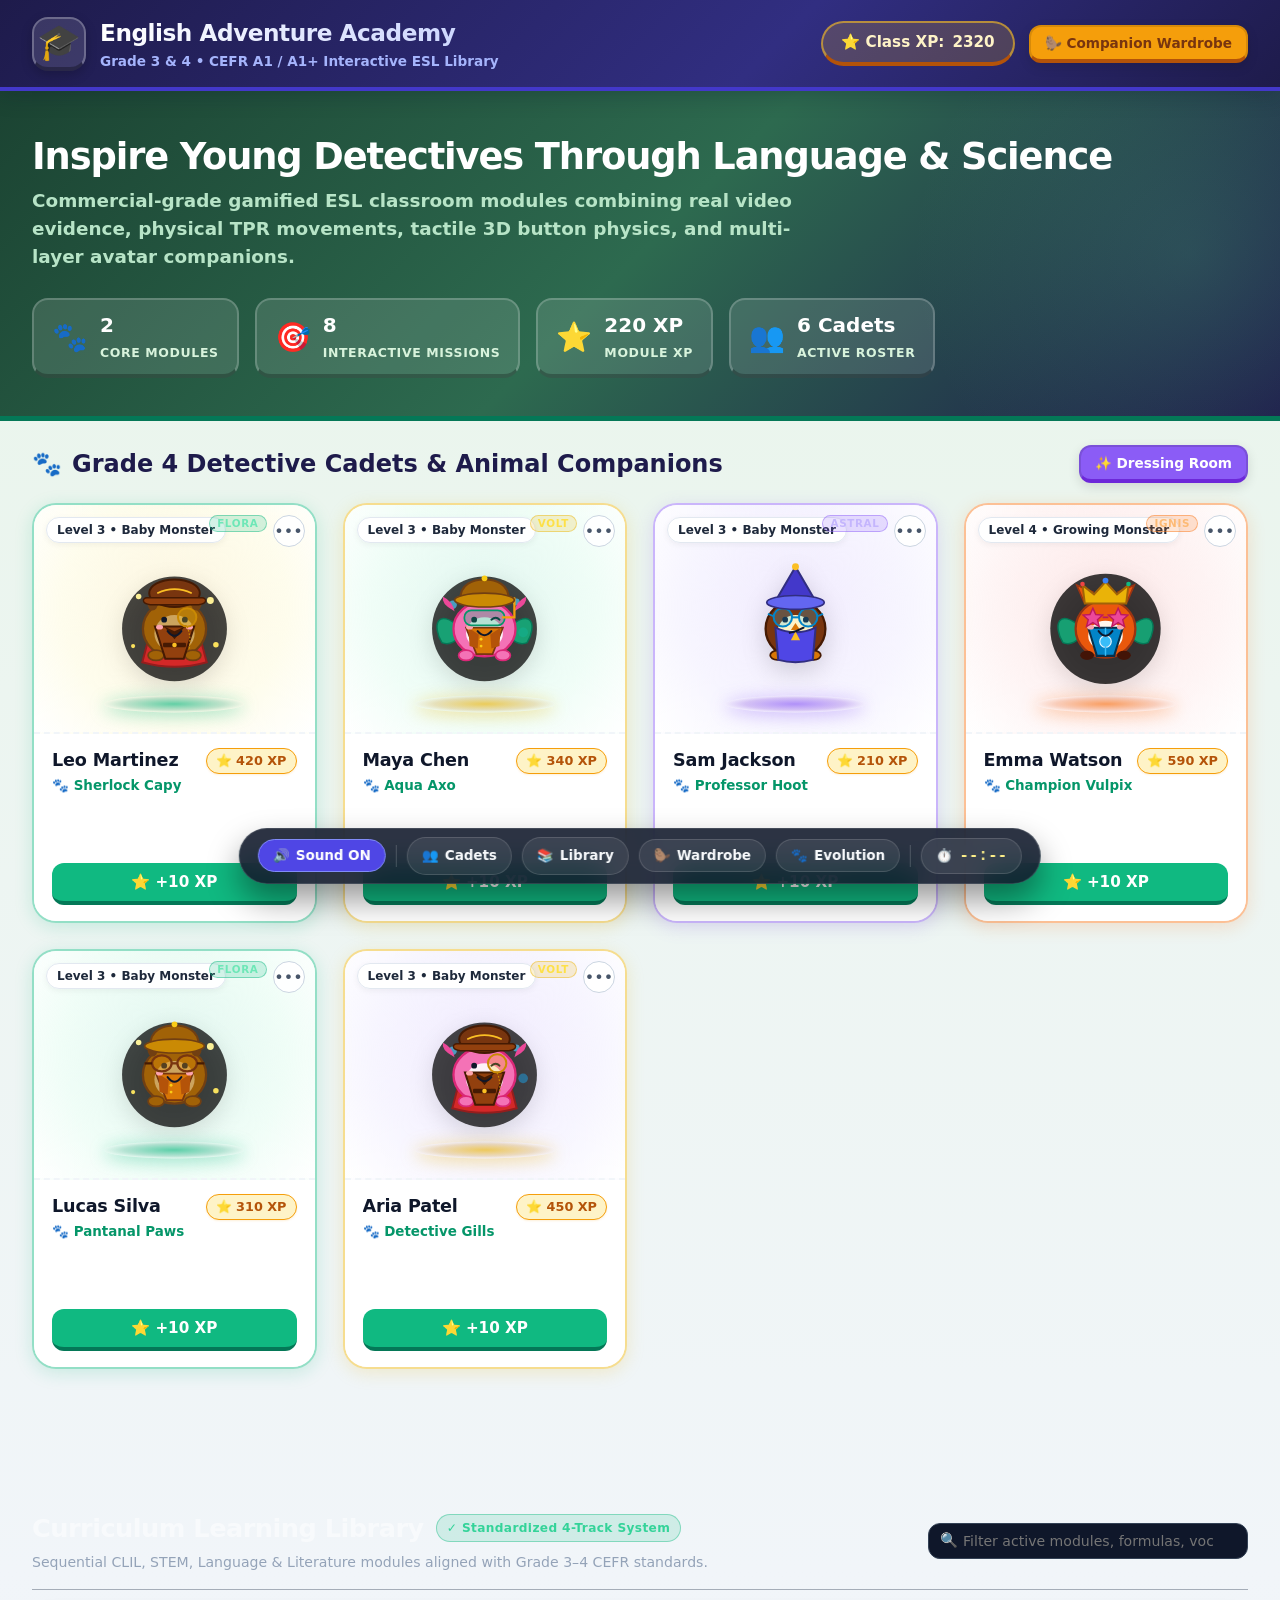
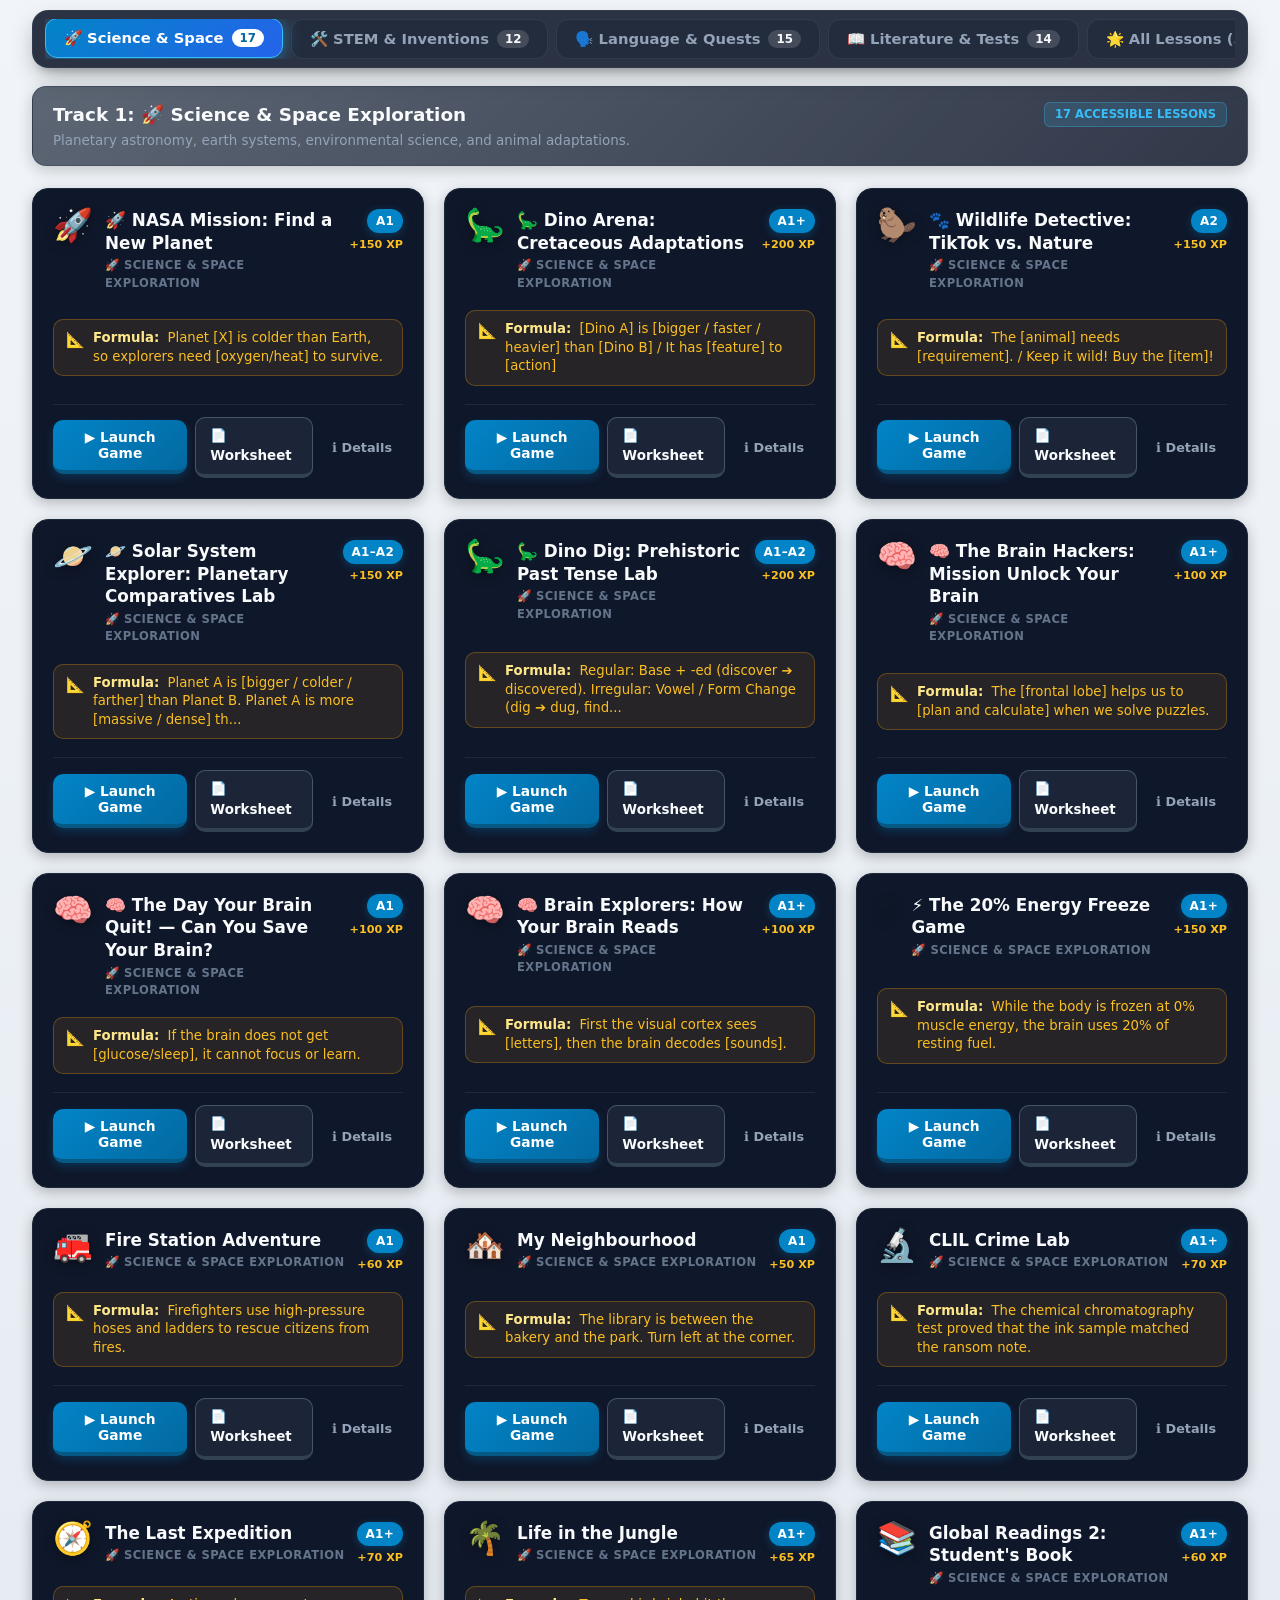
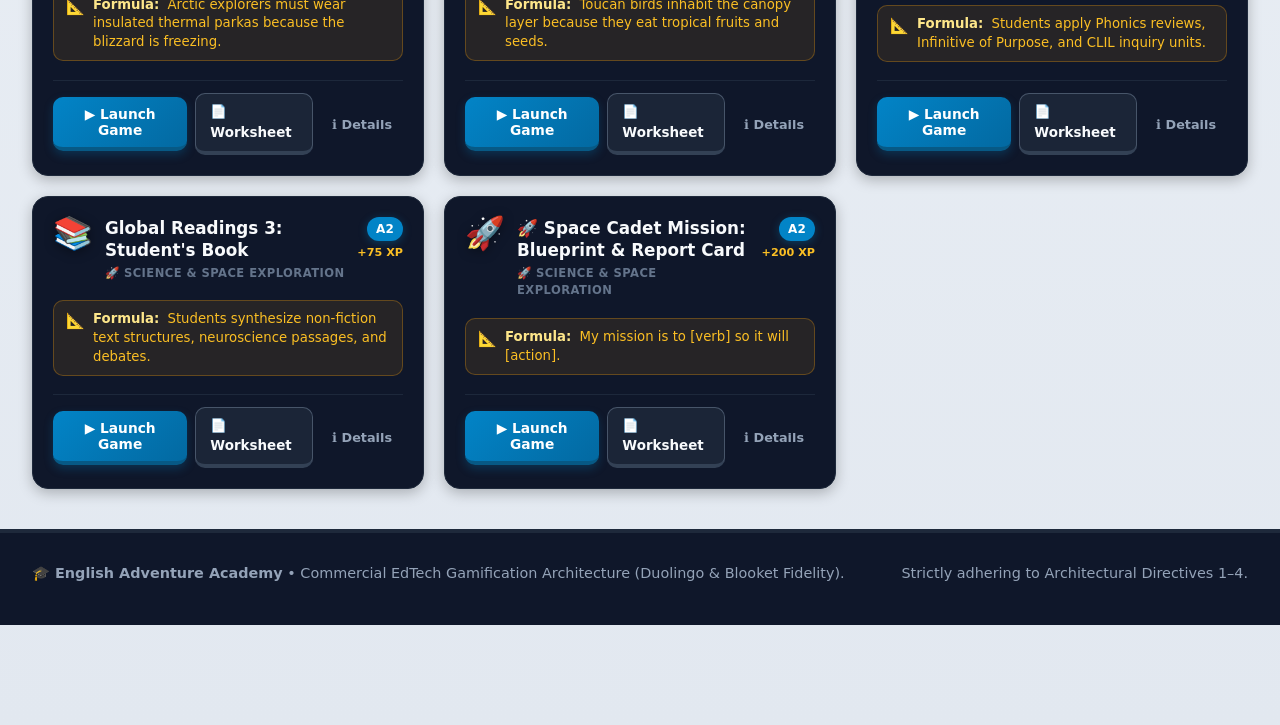
<file: index.html>
<!DOCTYPE html>
<html lang="en">
<head>
  <meta charset="UTF-8" />
  <meta name="viewport" content="width=device-width, initial-scale=1.0" />
  <title>English Adventure Academy | Interactive ESL Platform</title>
  <meta name="description" content="Digital ESL Academy for young English learners. Featuring tactile 3D gameplay, multi-layer avatar companions, and commercial EdTech gamification." />
  
  <link rel="icon" href="data:image/svg+xml,<svg xmlns=%22http://www.w3.org/2000/svg%22 viewBox=%220 0 100 100%22><text y=%22.9em%22 font-size=%2290%22>🎓</text></svg>">
  <link rel="stylesheet" href="css/style.css" />
</head>
<body>

  <!-- =========================================================================
       ACADEMY TOP HEADER
       ========================================================================= -->
  <header class="academy-header">
    <div class="header-container">
      <a href="index.html" class="brand-wrapper">
        <div class="brand-icon">🎓</div>
        <div class="brand-info">
          <h1>English Adventure Academy</h1>
          <p>Grade 3 & 4 • CEFR A1 / A1+ Interactive ESL Library</p>
        </div>
      </a>

      <div class="header-actions">
        <div class="stat-pill gold">
          <span>⭐ Class XP:</span>
          <span id="user-xp-val">2320</span>
        </div>
        <button class="btn-3d btn-3d-gold btn-3d-sm" onclick="window.appController.openCustomizer('std-1')" title="Open Avatar Wardrobe">
          <span>🦫 Companion Wardrobe</span>
        </button>
      </div>
    </div>
  </header>

  <!-- =========================================================================
       HERO BANNER
       ========================================================================= -->
  <section class="hero-section">
    <div class="hero-container">
      <div class="hero-headline">
        <h2>Inspire Young Detectives Through Language & Science</h2>
        <p>
          Commercial-grade gamified ESL classroom modules combining real video evidence, 
          physical TPR movements, tactile 3D button physics, and multi-layer avatar companions.
        </p>
      </div>

      <div class="hero-metrics">
        <div class="metric-card">
          <div class="metric-icon">🐾</div>
          <div class="metric-data">
            <h4 id="metric-total-lessons">2</h4>
            <span>Core Modules</span>
          </div>
        </div>

        <div class="metric-card">
          <div class="metric-icon">🎯</div>
          <div class="metric-data">
            <h4 id="metric-total-missions">8</h4>
            <span>Interactive Missions</span>
          </div>
        </div>

        <div class="metric-card">
          <div class="metric-icon">⭐</div>
          <div class="metric-data">
            <h4 id="metric-total-xp">220 XP</h4>
            <span>Module XP</span>
          </div>
        </div>

        <div class="metric-card">
          <div class="metric-icon">👥</div>
          <div class="metric-data">
            <h4>6 Cadets</h4>
            <span>Active Roster</span>
          </div>
        </div>
      </div>
    </div>
  </section>

  <!-- =========================================================================
       DIRECTIVE 3: STUDENT CLASSROOM GRID (MAIN DIRECTORY)
       ========================================================================= -->
  <section class="classroom-section" id="cadets-section">
    <div class="section-title-bar">
      <h3>
        <span>🐾</span>
        <span>Grade 4 Detective Cadets & Animal Companions</span>
      </h3>
      <button class="btn-3d btn-3d-purple btn-3d-sm" onclick="window.appController.openCustomizer('std-1')">
        <span>✨ Dressing Room</span>
      </button>
    </div>

    <!-- Student Cards: 55-60% companion height, isometric pedestal, idleBob, +10 XP primary action -->
    <div id="student-grid" class="student-grid">
      <!-- Populated dynamically by js/app.js -->
    </div>
  </section>

  <!-- =========================================================================
       CURRICULUM 4-TRACK SEQUENTIAL LIBRARY & 3-ELEMENT CARDS (V3.0)
       ========================================================================= -->
  <section class="controls-section" id="curriculum-section">
    <div id="curriculum-library-root" class="curriculum-library-root">
      <!-- Library Header Bar -->
      <header class="curriculum-main-header">
        <div class="header-left">
          <div class="header-title-row">
            <h2 class="curriculum-headline">Curriculum Learning Library</h2>
            <span class="curriculum-status-pill">✓ Standardized 4-Track System</span>
          </div>
          <p class="curriculum-subheadline">Sequential CLIL, STEM, Language &amp; Literature modules aligned with Grade 3–4 CEFR standards.</p>
        </div>
        <div class="header-right">
          <div class="curriculum-search-box">
            <span class="search-icon">🔍</span>
            <input type="text" 
              id="curriculum-search-input" 
              class="curriculum-search-input" 
              placeholder="Filter active modules, formulas, vocabulary..." 
              oninput="window.LibraryController && window.LibraryController.handleSearch(this.value)" />
            <button type="button" 
              id="curriculum-search-clear" 
              class="curriculum-search-clear" 
              style="display:none;"
              onclick="window.LibraryController && window.LibraryController.clearSearch()" 
              title="Clear filter">✕</button>
          </div>
        </div>
      </header>

      <!-- Sticky Glassmorphic 4-Track Tab Navigation -->
      <div class="curriculum-tabs-sticky-wrapper">
        <nav class="curriculum-track-tabs-bar sticky-glass-bar" aria-label="Curriculum Sequential Tracks">
          <div class="track-tabs-scroll-container">
            <button type="button" class="track-tab-btn is-active" onclick="window.LibraryController && window.LibraryController.setTrack('track-1')" role="tab" aria-selected="true">
              <span class="track-tab-label">🚀 Science &amp; Space</span>
              <span class="track-count-pill">17</span>
            </button>
            <button type="button" class="track-tab-btn" onclick="window.LibraryController && window.LibraryController.setTrack('track-2')" role="tab" aria-selected="false">
              <span class="track-tab-label">🛠️ STEM &amp; Inventions</span>
              <span class="track-count-pill">12</span>
            </button>
            <button type="button" class="track-tab-btn" onclick="window.LibraryController && window.LibraryController.setTrack('track-3')" role="tab" aria-selected="false">
              <span class="track-tab-label">🗣️ Language &amp; Quests</span>
              <span class="track-count-pill">15</span>
            </button>
            <button type="button" class="track-tab-btn" onclick="window.LibraryController && window.LibraryController.setTrack('track-4')" role="tab" aria-selected="false">
              <span class="track-tab-label">📖 Literature &amp; Tests</span>
              <span class="track-count-pill">14</span>
            </button>
            <button type="button" class="track-tab-btn" onclick="window.LibraryController && window.LibraryController.setTrack('all')" role="tab" aria-selected="false">
              <span class="track-tab-label">🌟 All Lessons (50+)</span>
              <span class="track-count-pill">58</span>
            </button>
          </div>
        </nav>
      </div>

      <!-- Dynamic Active Track Overview Banner -->
      <div id="curriculum-track-banner-wrap">
        <div class="curriculum-track-banner" id="curriculum-track-banner">
          <div class="banner-content">
            <div class="banner-title-row">
              <h2 class="banner-track-title">Track 1: 🚀 Science &amp; Space Exploration</h2>
              <span class="banner-badge">17 Accessible Lessons</span>
            </div>
            <p class="banner-track-subtitle">Planetary astronomy, earth systems, environmental science, and animal adaptations.</p>
          </div>
        </div>
      </div>

      <!-- Simplified 3-Element Card Grid -->
      <main class="curriculum-cards-container" id="curriculum-cards-container">
        <!-- Injected via window.LibraryController.renderCardsGrid() -->
      </main>
    </div>
  </section>

  <!-- =========================================================================
       DIRECTIVE 2: MULTI-LAYER COMPOSITE VIEWPORT (AVATAR CUSTOMIZER & WARDROBE)
       Strict z-index stacking:
       z-0: Ambient Glow / Aura
       z-10: Back Gear (Capes, Wings)
       z-20: Base Body Sprite & Paws
       z-30: Torso Clothing & Vests
       z-40: Facial Features (Eyes, Cheerful Mouth)
       z-50: Eyewear (Glasses, Goggles)
       z-60: Horns & Headwear (Hats, Headbands)
       ========================================================================= -->
  <div id="avatar-customizer-modal" class="modal-backdrop">
    <div class="avatar-modal-dialog">
      <header class="modal-header">
        <div style="display: flex; align-items: center; gap: 10px;">
          <span style="font-size: 1.8rem;">🎨</span>
          <div>
            <h3 class="modal-title" style="margin: 0; font-size: 1.35rem; font-weight: 800;">Monster Studio &amp; Customizer</h3>
            <p style="margin: 2px 0 0 0; font-size: 0.8rem; color: #64748b; font-weight: 600;">Customize your evolving learning companion with unlocked skins, horns, wings, hats, clothing &amp; auras</p>
          </div>
        </div>
        <button id="avatar-modal-close-btn" class="modal-close-btn" title="Close Customizer">✕</button>
      </header>

      <div class="customizer-layout">
        <!-- Center-Left: Multi-Layer Composite Viewport Stage -->
        <div class="customizer-viewport-box">
          <div style="display:flex; justify-content:space-between; align-items:center; width:100%; margin-bottom:10px;">
            <span id="customizer-level-tag" class="student-level-tag" style="position:static; margin:0;">
              ⭐ Sherlock Capy (LVL 4)
            </span>
            <span class="live-status-pill" style="font-size: 0.68rem; font-weight: 800; background: rgba(16,185,129,0.15); color: #059669; padding: 3px 8px; border-radius: 999px; border: 1px solid rgba(16,185,129,0.3);">● LIVE RIG</span>
          </div>

          <!-- Strict Stacking Multi-Layer Viewport -->
          <div class="avatar-composite-stage" id="avatar-viewport">
            <!-- Layer 0 (z-index 0): Ambient Aura / Glow -->
            <div id="layer-glow" class="composite-layer layer-glow" style="z-index: 0;"></div>
            <!-- Layer 1 (z-index 10): Back Gear (Wings, Tails behind body) -->
            <div id="layer-back" class="composite-layer layer-back" style="z-index: 10;"></div>
            <!-- Layer 2 (z-index 20): Base Body Sprite (Paws, Head, Torso) -->
            <div id="layer-body" class="composite-layer layer-body" style="z-index: 20;"></div>
            <!-- Layer 3 (z-index 30): Outfits & Clothing (Vests, Explorer Jackets) -->
            <div id="layer-torso" class="composite-layer layer-torso" style="z-index: 30;"></div>
            <!-- Layer 4 (z-index 40): Facial Expressions (Eyes, Mouth) -->
            <div id="layer-face" class="composite-layer layer-face" style="z-index: 40;"></div>
            <!-- Layer 5 (z-index 50): Eyewear (Glasses, Goggles) -->
            <div id="layer-eyewear" class="composite-layer layer-eyewear" style="z-index: 50;"></div>
            <!-- Layer 6 (z-index 60): Headwear & Crests (Hats, Horns) -->
            <div id="layer-headwear" class="composite-layer layer-headwear" style="z-index: 60;"></div>
          </div>

          <!-- Stage Base: Glowing Isometric Pedestal Disk with Idle Breathing Float -->
          <div class="pedestal-disc" id="preview-pedestal"></div>

          <div style="font-size: 0.78rem; color: #64748b; font-weight: 800; text-align: center; margin-top: 10px;">
            Multi-Layer Composite Viewport (Layers 0 – 6)
          </div>
        </div>

        <!-- Center: Wardrobe / Catalog Drawer -->
        <div class="customizer-drawer">
          <div class="wardrobe-tabs" id="wardrobe-tabs">
            <!-- Populated dynamically: Headwear & Crests, Eyewear, Outfits, etc. -->
          </div>

          <div class="wardrobe-items-grid" id="wardrobe-items-grid">
            <!-- Populated dynamically with level-gating -->
          </div>
        </div>

        <!-- Right: EQUIPPED FEATURES Sidebar & Save Actions -->
        <aside class="specs-pane" id="customizer-specs-pane">
          <div>
            <div class="specs-list-header">EQUIPPED FEATURES</div>
            <div class="specs-list" id="equipped-specs-list">
              <!-- Dynamically populated with active items across Layer 0 - 6 -->
            </div>
          </div>

          <div class="specs-actions">
            <button type="button" id="btn-save-monster" class="btn-3d btn-3d-primary" style="width: 100%; justify-content: center; padding: 12px 16px; font-size: 0.94rem;">
              ✓ Save Monster
            </button>
            <button type="button" id="btn-cancel-customizer" class="btn-3d btn-3d-secondary" style="width: 100%; justify-content: center; padding: 8px 14px; font-size: 0.84rem;">
              Cancel
            </button>
          </div>
        </aside>
      </div>
    </div>
  </div>

  <!-- =========================================================================
       LESSON PLAN PROTOCOL MODAL
       ========================================================================= -->
  <div id="lesson-modal" class="modal-backdrop">
    <div class="modal-dialog">
      <header class="modal-header">
        <h3 id="modal-title" class="modal-title">📋 45-Minute Lesson Protocol</h3>
        <button id="modal-close-btn" class="modal-close-btn" title="Close Modal">✕</button>
      </header>
      <div id="modal-body" class="modal-body">
        <!-- Injected via appController -->
      </div>
    </div>
  </div>

  <!-- =========================================================================
       EVOLUTION ROADMAP & BADGES MODAL
       ========================================================================= -->
  <div id="evolution-modal" class="modal-backdrop">
    <div class="modal-dialog" style="max-width: 1080px; width: 94%; max-height: 90vh; overflow-y: auto; background: #ffffff; border-radius: 24px; padding: 24px; border: 2px solid #e2e8f0; box-shadow: 0 25px 50px -12px rgba(0, 0, 0, 0.25);">
      <header class="modal-header" style="display:flex; justify-content:space-between; align-items:center; border-bottom:1px solid #e2e8f0; padding-bottom:14px; margin-bottom:20px;">
        <h3 class="modal-title" style="font-size:1.35rem; font-weight:900; margin:0; display:flex; align-items:center; gap:8px;">
          <span>🐾</span>
          <span>Companion Evolution Journey &amp; Trophy Pins</span>
        </h3>
        <button type="button" class="modal-close-btn" onclick="window.appController.closeEvolutionRoadmap()" title="Close Modal">✕</button>
      </header>
      <div id="evolution-modal-body">
        <!-- Injected via window.appController.openEvolutionRoadmap -->
      </div>
    </div>
  </div>

  <!-- =========================================================================
       STUDENT PROFILE & XP AUDIT LEDGER MODAL (#student-profile-modal)
       ========================================================================= -->
  <div id="student-profile-modal" class="modal-backdrop">
    <div id="xp-history-modal" class="modal-dialog" style="max-width: 860px; width: 94%; max-height: 90vh; overflow-y: auto; background: #ffffff; border-radius: 24px; padding: 24px; border: 2px solid #e2e8f0; box-shadow: 0 25px 50px -12px rgba(0, 0, 0, 0.25);">
      <header class="modal-header" style="display:flex; justify-content:space-between; align-items:center; border-bottom:1px solid #e2e8f0; padding-bottom:14px; margin-bottom:18px;">
        <div style="display:flex; align-items:center; gap:12px;">
          <div id="xp-history-avatar-badge" style="font-size:2rem; width:44px; height:44px; display:flex; align-items:center; justify-content:center; background:#f1f5f9; border-radius:50%; border:2px solid #cbd5e1;">🐾</div>
          <div>
            <h3 id="xp-history-title" class="modal-title" style="font-size:1.3rem; font-weight:900; margin:0; color:#0f172a;">Student Profile &amp; XP Ledger</h3>
            <div id="xp-history-balance" style="font-size:0.85rem; font-weight:800; color:#059669; margin-top:2px;">Active Balance: 0 XP</div>
          </div>
        </div>
        <button type="button" class="modal-close-btn" onclick="window.appController.closeStudentProfile ? window.appController.closeStudentProfile() : window.appController.closeStudentXPHistory()" title="Close Modal">✕</button>
      </header>
      <div id="student-xp-history-tab" class="profile-tab-content">
        <!-- Ledger Summary Bar -->
        <div style="display:flex; justify-content:space-between; align-items:center; background:#0f172a; padding:12px 18px; border-radius:12px; margin-bottom:14px; border:1px solid #1e293b;">
          <div>
            <span style="font-size:0.75rem; color:#94a3b8; text-transform:uppercase;">Lifetime Total</span>
            <h3 style="margin:0; font-size:1.4rem; color:#f59e0b; font-weight:900;" id="ledger-lifetime-xp">⭐ 290 XP</h3>
          </div>
          <div style="display:flex; gap:6px;">
            <button class="filter-pill active" onclick="filterLedger('all')">All</button>
            <button class="filter-pill" onclick="filterLedger('homework')">Homework</button>
            <button class="filter-pill" onclick="filterLedger('quiz')">Quizzes</button>
            <button class="filter-pill" onclick="filterLedger('live')">Classroom</button>
          </div>
        </div>

        <!-- Timeline Feed -->
        <div class="xp-timeline-list" id="xp-history-feed" style="max-height: 320px; overflow-y: auto; display: flex; flex-direction: column; gap: 8px;">
          <!-- Rendered dynamically by JavaScript -->
        </div>
      </div>
    </div>
  </div>

  <!-- =========================================================================
       DIRECTIVE 4: CONSOLIDATED BOTTOM DOCK
       Single floating glassmorphic dock housing sound, attendance, wardrobe, timer
       Zero stacked duplicate toolbars
       ========================================================================= -->
  <nav class="floating-master-dock bottom-dock" id="bottom-dock" role="toolbar" aria-label="Classroom Command Dock">
    <!-- Sound FX Toggle -->
    <button type="button" class="dock-action-btn dock-btn active" id="dock-sound-btn" title="Toggle Sound FX">
      <span>🔊</span>
      <span>Sound ON</span>
    </button>

    <div class="dock-divider"></div>

    <!-- Quick Navigation Anchors -->
    <a href="#cadets-section" class="dock-action-btn dock-btn" title="Jump to Student Cadets Grid">
      <span>👥</span>
      <span>Cadets</span>
    </a>

    <a href="#curriculum-section" class="dock-action-btn dock-btn" title="Jump to Curriculum Modules">
      <span>📚</span>
      <span>Library</span>
    </a>

    <button type="button" class="dock-action-btn dock-btn" onclick="window.appController.openCustomizer('std-1')" title="Open Avatar Wardrobe">
      <span>🦫</span>
      <span>Wardrobe</span>
    </button>

    <button type="button" class="dock-action-btn dock-btn" onclick="window.appController.openEvolutionRoadmap()" title="Open Evolution Journey &amp; Trophy Badges">
      <span>🐾</span>
      <span>Evolution</span>
    </button>

    <div class="dock-divider"></div>

    <!-- Classroom Activity Timer -->
    <button type="button" class="dock-action-btn dock-btn" id="dock-timer-btn" title="Classroom Timer (Click to cycle 5m / 10m / 15m / Off)">
      <span>⏱️</span>
      <span id="dock-timer-badge" class="dock-timer-badge">--:--</span>
    </button>
  </nav>

  <!-- =========================================================================
       FOOTER
       ========================================================================= -->
  <footer>
    <div class="footer-container">
      <div>
        <strong>🎓 English Adventure Academy</strong> • Commercial EdTech Gamification Architecture (Duolingo & Blooket Fidelity).
      </div>
      <div>
        Strictly adhering to Architectural Directives 1–4.
      </div>
    </div>
  </footer>

  <!-- Scripts -->
  <script src="js/academy-audio.js"></script>
  <script src="js/games-data.js"></script>
  <script src="js/library.js"></script>
  <script src="js/gamification-milestones.js"></script>
  <script src="js/school-store.js"></script>
  <script src="js/app.js"></script>
</body>
</html>
</file>
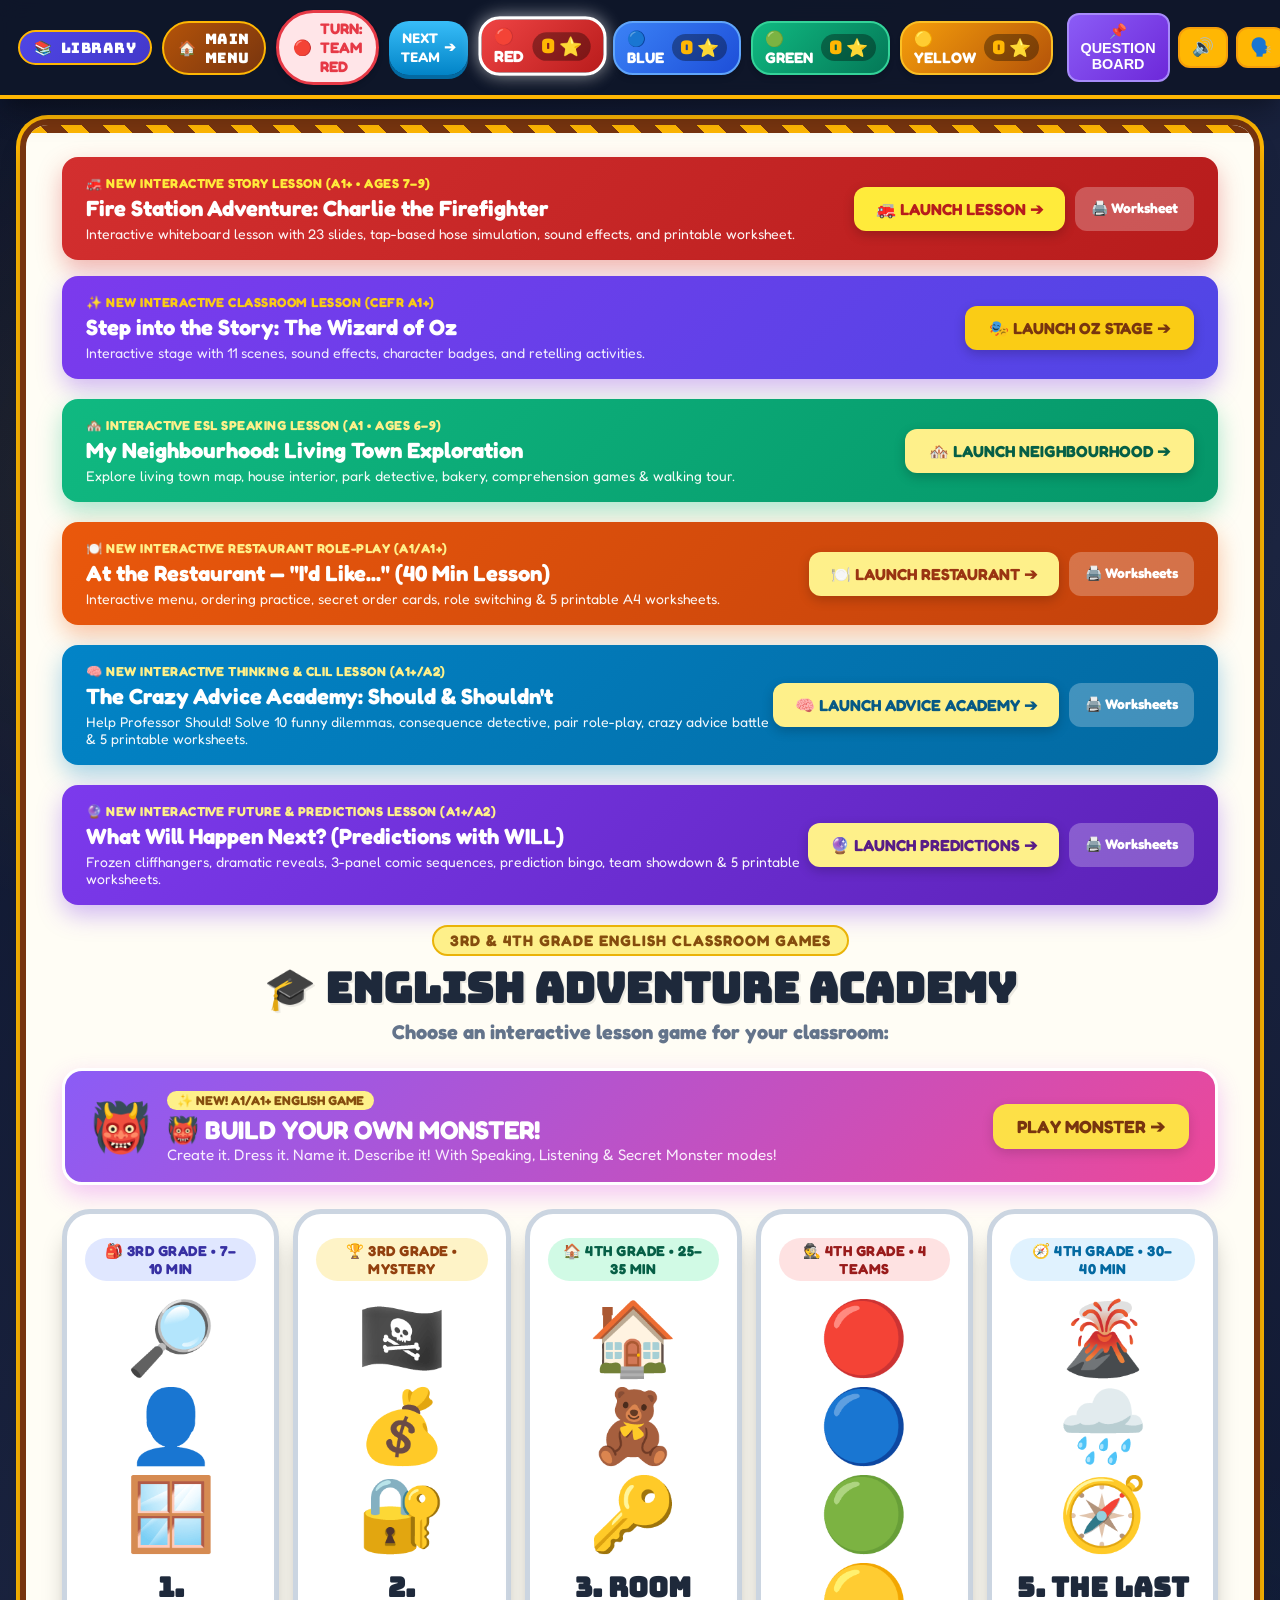
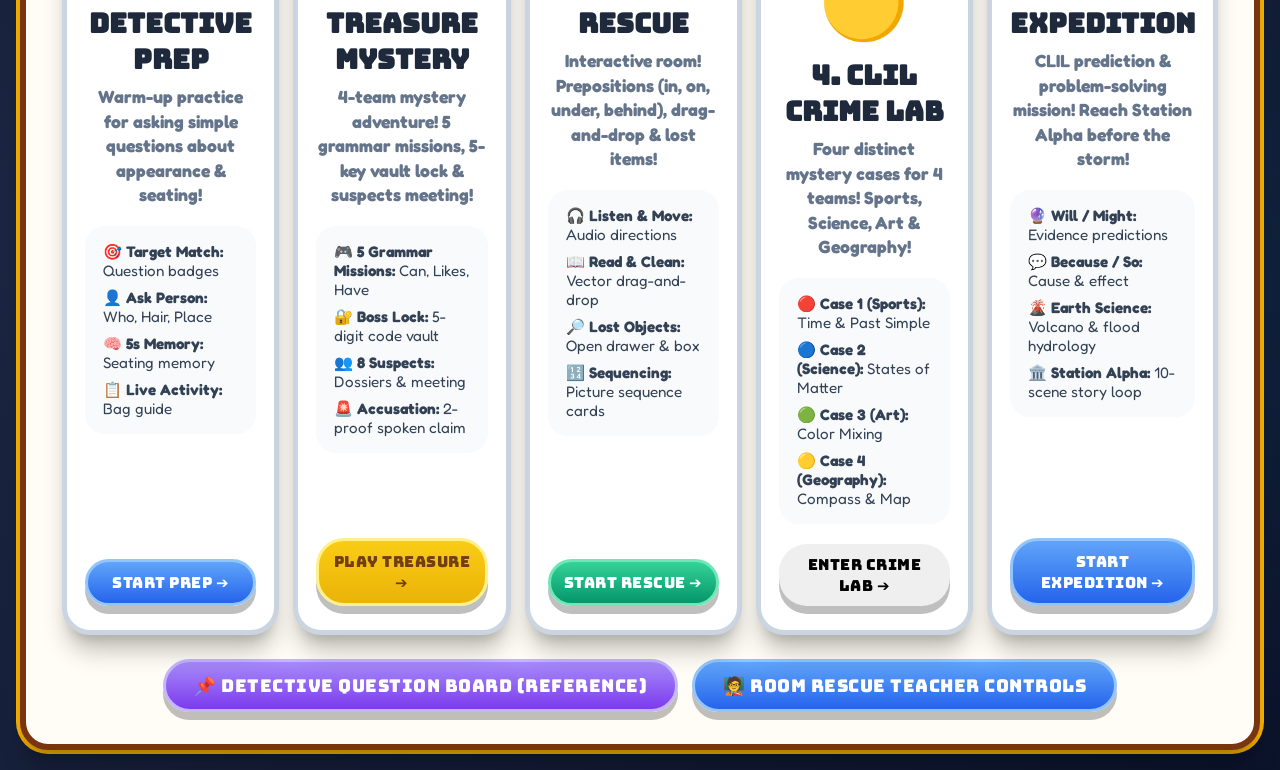
<file: lessons/who-stole-the-treasure/index.html>
<!DOCTYPE html>
<html lang="en">
<head>
  <meta charset="UTF-8">
  <meta name="viewport" content="width=device-width, initial-scale=1.0, maximum-scale=1.0, user-scalable=no">
  <title>🎓 English Adventure Academy: Treasure Mystery & Room Rescue</title>
  <link rel="stylesheet" href="css/styles.css">
  <link rel="stylesheet" href="css/room-styles.css">
  <link rel="stylesheet" href="css/clil-styles.css">
  <link rel="stylesheet" href="css/expedition-styles.css">
  <link rel="icon" href="data:image/svg+xml,<svg xmlns=%22http://www.w3.org/2000/svg%22 viewBox=%220 0 100 100%22><text y=%22.9em%22 font-size=%2290%22>🎓</text></svg>">
</head>
<body>

  <!-- =========================================================================
       TOP PERSISTENT WHITEBOARD HEADER
       ========================================================================= -->
  <header id="game-header">
    <div class="header-left">
      <a href="../../index.html" class="game-title-badge" style="text-decoration:none; background: linear-gradient(135deg, #4f46e5, #4338ca); color: #fff;" title="Return to ESL Library">
        <span>📚</span>
        <span>LIBRARY</span>
      </a>
      <div class="game-title-badge" id="home-menu-btn" title="Click for Main Menu">
        <span>🏠</span>
        <span>MAIN MENU</span>
      </div>

      <!-- Active Team Turn Indicator (For 3rd Grade Treasure Game) -->
      <div id="active-turn-pill" class="turn-pill turn-red">
        🔴 <span>TURN: TEAM RED</span>
      </div>

      <button id="next-turn-btn" class="next-turn-btn" title="Pass turn to next team">
        <span>NEXT TEAM</span> ➔
      </button>
    </div>

    <!-- 4-Team Dynamic Scoreboard -->
    <div class="scoreboard-container">
      <div class="team-score-card card-red" id="team-card-red" onclick="uiController.awardPointsToActive(1)" title="Click to add +1 point">
        <span>🔴 RED</span>
        <div class="team-star-count"><span id="score-val-red">0</span> ⭐</div>
      </div>

      <div class="team-score-card card-blue" id="team-card-blue" onclick="uiController.awardPointsToActive(1)" title="Click to add +1 point">
        <span>🔵 BLUE</span>
        <div class="team-star-count"><span id="score-val-blue">0</span> ⭐</div>
      </div>

      <div class="team-score-card card-green" id="team-card-green" onclick="uiController.awardPointsToActive(1)" title="Click to add +1 point">
        <span>🟢 GREEN</span>
        <div class="team-star-count"><span id="score-val-green">0</span> ⭐</div>
      </div>

      <div class="team-score-card card-yellow" id="team-card-yellow" onclick="uiController.awardPointsToActive(1)" title="Click to add +1 point">
        <span>🟡 YELLOW</span>
        <div class="team-star-count"><span id="score-val-yellow">0</span> ⭐</div>
      </div>
    </div>

    <!-- Persistent Header Actions -->
    <div class="header-actions">
      <button class="icon-btn" id="qboard-toggle-btn" title="Open Persistent Question Board" style="background: linear-gradient(135deg, #8b5cf6, #6d28d9); color: #fff; border-color: #a78bfa; font-weight: 800; font-size: 0.9rem; padding: 8px 12px;">
        📌 QUESTION BOARD
      </button>
      <button class="icon-btn active-btn" id="sfx-toggle-btn" title="Toggle Sound Effects">🔊</button>
      <button class="icon-btn active-btn" id="tts-toggle-btn" title="Toggle English Voice TTS">🗣️</button>
      <button class="icon-btn" id="fullscreen-btn" title="Toggle Fullscreen">⛶</button>
      <button class="teacher-hub-btn" id="teacher-hub-btn">
        <span>🧑‍🏫 TEACHER</span>
      </button>
    </div>
  </header>

  <!-- =========================================================================
       MAIN GAME VIEWPORT
       ========================================================================= -->
  <main id="game-viewport">

    <!-- 0. SCREEN: MAIN HUB (CHOOSE MODE) -->
    <section class="screen-view active" id="screen-hub">
      <div class="adventure-card" style="max-width: 1300px;">
        <div style="background: linear-gradient(135deg, #d32f2f, #b71c1c); color: #fff; padding: 18px 24px; border-radius: 16px; margin-bottom: 16px; display: flex; align-items: center; justify-content: space-between; box-shadow: 0 10px 25px rgba(211, 47, 47, 0.35);">
          <div>
            <div style="font-size: 13px; font-weight: 900; color: #ffeb3b; letter-spacing: 0.5px;">🚒 NEW INTERACTIVE STORY LESSON (A1+ • AGES 7–9)</div>
            <h2 style="font-size: 22px; font-weight: 900; margin: 4px 0;">Fire Station Adventure: Charlie the Firefighter</h2>
            <p style="font-size: 14px; opacity: 0.95; margin: 0;">Interactive whiteboard lesson with 23 slides, tap-based hose simulation, sound effects, and printable worksheet.</p>
          </div>
          <div style="display: flex; gap: 10px;">
            <a href="firefighter/" style="background: #ffeb3b; color: #b71c1c; text-decoration: none; padding: 12px 22px; border-radius: 12px; font-weight: 900; font-size: 16px; box-shadow: 0 4px 12px rgba(0,0,0,0.2); white-space: nowrap;">
              🚒 LAUNCH LESSON ➔
            </a>
            <a href="firefighter/worksheet.html" target="_blank" style="background: rgba(255,255,255,0.25); color: #fff; text-decoration: none; padding: 12px 16px; border-radius: 12px; font-weight: 800; font-size: 14px; white-space: nowrap;">
              🖨️ Worksheet
            </a>
          </div>
        </div>

        <div style="background: linear-gradient(135deg, #7c3aed, #4f46e5); color: #fff; padding: 18px 24px; border-radius: 16px; margin-bottom: 20px; display: flex; align-items: center; justify-content: space-between; box-shadow: 0 10px 25px rgba(124, 58, 237, 0.35);">
          <div>
            <div style="font-size: 13px; font-weight: 900; color: #facc15; letter-spacing: 0.5px;">✨ NEW INTERACTIVE CLASSROOM LESSON (CEFR A1+)</div>
            <h2 style="font-size: 22px; font-weight: 900; margin: 4px 0;">Step into the Story: The Wizard of Oz</h2>
            <p style="font-size: 14px; opacity: 0.9; margin: 0;">Interactive stage with 11 scenes, sound effects, character badges, and retelling activities.</p>
          </div>
          <a href="story/" style="background: #facc15; color: #78350f; text-decoration: none; padding: 12px 24px; border-radius: 12px; font-weight: 900; font-size: 16px; box-shadow: 0 4px 12px rgba(0,0,0,0.2); white-space: nowrap;">
            🎭 LAUNCH OZ STAGE ➔
          </a>
        </div>
        <div style="background: linear-gradient(135deg, #10b981, #059669); color: #fff; padding: 18px 24px; border-radius: 16px; margin-bottom: 20px; display: flex; align-items: center; justify-content: space-between; box-shadow: 0 10px 25px rgba(16, 185, 129, 0.35);">
          <div>
            <div style="font-size: 13px; font-weight: 900; color: #fef08a; letter-spacing: 0.5px;">🏘️ INTERACTIVE ESL SPEAKING LESSON (A1 • AGES 6–9)</div>
            <h2 style="font-size: 22px; font-weight: 900; margin: 4px 0;">My Neighbourhood: Living Town Exploration</h2>
            <p style="font-size: 14px; opacity: 0.95; margin: 0;">Explore living town map, house interior, park detective, bakery, comprehension games & walking tour.</p>
          </div>
          <a href="monster%20day/story/mouse/pokemon/firefighter/NH/index.html" style="background: #fef08a; color: #065f46; text-decoration: none; padding: 12px 24px; border-radius: 12px; font-weight: 900; font-size: 16px; box-shadow: 0 4px 12px rgba(0,0,0,0.2); white-space: nowrap;">
            🏘️ LAUNCH NEIGHBOURHOOD ➔
          </a>
        </div>

        <div style="background: linear-gradient(135deg, #ea580c, #c2410c); color: #fff; padding: 18px 24px; border-radius: 16px; margin-bottom: 20px; display: flex; align-items: center; justify-content: space-between; box-shadow: 0 10px 25px rgba(234, 88, 12, 0.35);">
          <div>
            <div style="font-size: 13px; font-weight: 900; color: #fef08a; letter-spacing: 0.5px;">🍽️ NEW INTERACTIVE RESTAURANT ROLE-PLAY (A1/A1+)</div>
            <h2 style="font-size: 22px; font-weight: 900; margin: 4px 0;">At the Restaurant — "I'd Like..." (40 Min Lesson)</h2>
            <p style="font-size: 14px; opacity: 0.95; margin: 0;">Interactive menu, ordering practice, secret order cards, role switching & 5 printable A4 worksheets.</p>
          </div>
          <div style="display: flex; gap: 10px;">
            <a href="monster%20day/story/mouse/pokemon/firefighter/NH/restaurant/index.html" style="background: #fef08a; color: #9a3412; text-decoration: none; padding: 12px 22px; border-radius: 12px; font-weight: 900; font-size: 16px; box-shadow: 0 4px 12px rgba(0,0,0,0.2); white-space: nowrap;">
              🍽️ LAUNCH RESTAURANT ➔
            </a>
            <a href="monster%20day/story/mouse/pokemon/firefighter/NH/restaurant/worksheets.html" target="_blank" style="background: rgba(255,255,255,0.25); color: #fff; text-decoration: none; padding: 12px 16px; border-radius: 12px; font-weight: 800; font-size: 14px; white-space: nowrap;">
              🖨️ Worksheets
            </a>
          </div>
        </div>

        <div style="background: linear-gradient(135deg, #0284c7, #0369a1); color: #fff; padding: 18px 24px; border-radius: 16px; margin-bottom: 20px; display: flex; align-items: center; justify-content: space-between; box-shadow: 0 10px 25px rgba(2, 132, 199, 0.35);">
          <div>
            <div style="font-size: 13px; font-weight: 900; color: #fef08a; letter-spacing: 0.5px;">🧠 NEW INTERACTIVE THINKING & CLIL LESSON (A1+/A2)</div>
            <h2 style="font-size: 22px; font-weight: 900; margin: 4px 0;">The Crazy Advice Academy: Should & Shouldn't</h2>
            <p style="font-size: 14px; opacity: 0.95; margin: 0;">Help Professor Should! Solve 10 funny dilemmas, consequence detective, pair role-play, crazy advice battle & 5 printable worksheets.</p>
          </div>
          <div style="display: flex; gap: 10px;">
            <a href="monster%20day/story/mouse/pokemon/firefighter/NH/advice/index.html" style="background: #fef08a; color: #075985; text-decoration: none; padding: 12px 22px; border-radius: 12px; font-weight: 900; font-size: 16px; box-shadow: 0 4px 12px rgba(0,0,0,0.2); white-space: nowrap;">
              🧠 LAUNCH ADVICE ACADEMY ➔
            </a>
            <a href="monster%20day/story/mouse/pokemon/firefighter/NH/advice/worksheets.html" target="_blank" style="background: rgba(255,255,255,0.25); color: #fff; text-decoration: none; padding: 12px 16px; border-radius: 12px; font-weight: 800; font-size: 14px; white-space: nowrap;">
              🖨️ Worksheets
            </a>
          </div>
        </div>

        <div style="background: linear-gradient(135deg, #7c3aed, #5b21b6); color: #fff; padding: 18px 24px; border-radius: 16px; margin-bottom: 20px; display: flex; align-items: center; justify-content: space-between; box-shadow: 0 10px 25px rgba(124, 58, 237, 0.35);">
          <div>
            <div style="font-size: 13px; font-weight: 900; color: #fef08a; letter-spacing: 0.5px;">🔮 NEW INTERACTIVE FUTURE & PREDICTIONS LESSON (A1+/A2)</div>
            <h2 style="font-size: 22px; font-weight: 900; margin: 4px 0;">What Will Happen Next? (Predictions with WILL)</h2>
            <p style="font-size: 14px; opacity: 0.95; margin: 0;">Frozen cliffhangers, dramatic reveals, 3-panel comic sequences, prediction bingo, team showdown & 5 printable worksheets.</p>
          </div>
          <div style="display: flex; gap: 10px;">
            <a href="monster%20day/story/mouse/pokemon/firefighter/NH/predictions/index.html" style="background: #fef08a; color: #581c87; text-decoration: none; padding: 12px 22px; border-radius: 12px; font-weight: 900; font-size: 16px; box-shadow: 0 4px 12px rgba(0,0,0,0.2); white-space: nowrap;">
              🔮 LAUNCH PREDICTIONS ➔
            </a>
            <a href="monster%20day/story/mouse/pokemon/firefighter/NH/predictions/worksheets.html" target="_blank" style="background: rgba(255,255,255,0.25); color: #fff; text-decoration: none; padding: 12px 16px; border-radius: 12px; font-weight: 800; font-size: 14px; white-space: nowrap;">
              🖨️ Worksheets
            </a>
          </div>
        </div>
        <div id="hub-content">
          <!-- Hub Content -->
        </div>
      </div>
    </section>

    <!-- =======================================================================
         SECTION 1: 🕵️ 3RD GRADE DETECTIVE PREPARATION (WARM-UP SCREENS)
         ======================================================================= -->

    <!-- PREP SCREEN 0: INTRO -->
    <section class="screen-view" id="screen-prep-intro">
      <div class="adventure-card">
        <div id="prep-intro-content">
          <!-- Prep Intro -->
        </div>
      </div>
    </section>

    <!-- PREP SCREEN 1: QUESTION PRACTICE -->
    <section class="screen-view" id="screen-prep-mg1">
      <div class="adventure-card">
        <div class="game-stage-container" id="prep-mg1-content">
          <!-- Prep MG1 -->
        </div>
      </div>
    </section>

    <!-- PREP SCREEN 2: ASK ABOUT THE PERSON -->
    <section class="screen-view" id="screen-prep-mg2">
      <div class="adventure-card" style="max-width: 1200px;">
        <div class="game-stage-container" id="prep-mg2-content">
          <!-- Prep MG2 -->
        </div>
      </div>
    </section>

    <!-- PREP SCREEN 3: WHICH QUESTION DO WE NEED? -->
    <section class="screen-view" id="screen-prep-mg3">
      <div class="adventure-card">
        <div class="game-stage-container" id="prep-mg3-content">
          <!-- Prep MG3 -->
        </div>
      </div>
    </section>

    <!-- PREP SCREEN 4: 5-SECOND QUICK MEMORY -->
    <section class="screen-view" id="screen-prep-mg4">
      <div class="adventure-card" style="max-width: 1100px;">
        <div class="game-stage-container" id="prep-mg4-content">
          <!-- Prep MG4 -->
        </div>
      </div>
    </section>

    <!-- PREP SCREEN 5: PERMANENT QUESTION BOARD -->
    <section class="screen-view" id="screen-prep-board">
      <div class="adventure-card" style="max-width: 1250px;">
        <div id="prep-board-content">
          <!-- Prep Question Board -->
        </div>
      </div>
    </section>

    <!-- PREP SCREEN 6: CLASSROOM INVESTIGATION GUIDE -->
    <section class="screen-view" id="screen-prep-classroom">
      <div class="adventure-card" style="max-width: 1250px;">
        <div id="prep-classroom-content">
          <!-- Classroom Guide -->
        </div>
      </div>
    </section>

    <!-- =======================================================================
         SECTION 2: 🏴‍☠️ 3RD GRADE WHO STOLE THE TREASURE? (FULL INVESTIGATION)
         ======================================================================= -->

    <!-- TREASURE SCREEN 1: INTRO & STORY -->
    <section class="screen-view" id="screen-intro">
      <div class="adventure-card">
        <div class="card-header-banner">
          <span class="card-tag">🏴‍☠️ FIRST WEEK OF SCHOOL ENGLISH ADVENTURE</span>
          <h1 class="main-heading">🕵️ WHO STOLE THE TREASURE?</h1>
          <p class="sub-heading">A classroom mystery for 4 Detective Teams!</p>
        </div>

        <div class="intro-chest-container">
          <div class="chest-animation-box">💰 🏴‍☠️ 🔐</div>
          <div class="alarm-banner">
            🚨 OH NO! THE GOLDEN TREASURE IS GONE! 🚨
          </div>
          <p style="font-size: 1.35rem; font-weight: 800; color: #334155; text-align: center; max-width: 750px;">
            Someone took the golden treasure chest! We need <strong>4 teams of super detectives</strong> to find the thief!
          </p>
        </div>

        <!-- Suspects Preview Strip -->
        <div style="margin: 20px 0; text-align: center;">
          <h3 style="font-family: 'Bungee', cursive; font-size: 1.2rem; color: #1e293b; margin-bottom: 8px;">
            🔍 THE 8 SUSPECTS UNDER INVESTIGATION:
          </h3>
          <div class="suspects-preview-row" id="intro-suspects-preview">
            <!-- Rendered by UI -->
          </div>
        </div>

        <!-- 4 Step Mission Roadmap -->
        <div class="mission-brief-steps">
          <div class="step-card">
            <div class="step-icon">🧠</div>
            <div class="step-text">1. Training Missions</div>
            <p style="font-size: 0.85rem; color: #64748b; margin-top: 4px;">Learn secret grammar & question skills</p>
          </div>
          <div class="step-card">
            <div class="step-icon">🔐</div>
            <div class="step-text">2. Unlock the Vault</div>
            <p style="font-size: 0.85rem; color: #64748b; margin-top: 4px;">Crack the 5-key combination lock</p>
          </div>
          <div class="step-card">
            <div class="step-icon">🧩</div>
            <div class="step-text">3. Collect Clues</div>
            <p style="font-size: 0.85rem; color: #64748b; margin-top: 4px;">Interrogate suspects & eliminate innocents</p>
          </div>
          <div class="step-card">
            <div class="step-icon">🚨</div>
            <div class="step-text">4. Catch the Thief</div>
            <p style="font-size: 0.85rem; color: #64748b; margin-top: 4px;">Make the accusation & win the trophy!</p>
          </div>
        </div>

        <div style="display: flex; justify-content: center; gap: 14px; margin-top: 24px;">
          <button class="jumbo-btn btn-ocean" style="font-size: 1.1rem; padding: 14px 28px;" onclick="uiController.showScreen('hub')">
            🏠 MAIN MENU
          </button>
          <button class="jumbo-btn btn-gold" style="font-size: 1.5rem; padding: 18px 42px;" onclick="uiController.showScreen('mg1')">
            🚀 START DETECTIVE MISSIONS ➔
          </button>
        </div>
      </div>
    </section>

    <!-- TREASURE SCREEN 2: MINI-GAME 1 - QUESTION MATCH -->
    <section class="screen-view" id="screen-mg1">
      <div class="adventure-card">
        <div class="game-stage-container" id="mg1-content">
          <!-- Dynamic Content -->
        </div>
      </div>
    </section>

    <!-- TREASURE SCREEN 3: MINI-GAME 2 - WHO AM I? -->
    <section class="screen-view" id="screen-mg2">
      <div class="adventure-card">
        <div class="game-stage-container" id="mg2-content">
          <!-- Dynamic Content -->
        </div>
      </div>
    </section>

    <!-- TREASURE SCREEN 4: MINI-GAME 3 - CAN / CAN'T CHALLENGE -->
    <section class="screen-view" id="screen-mg3">
      <div class="adventure-card">
        <div class="game-stage-container" id="mg3-content">
          <!-- Dynamic Content -->
        </div>
      </div>
    </section>

    <!-- TREASURE SCREEN 5: MINI-GAME 4 - DO YOU LIKE / DOES HE/SHE LIKE? -->
    <section class="screen-view" id="screen-mg4">
      <div class="adventure-card">
        <div class="game-stage-container" id="mg4-content">
          <!-- Dynamic Content -->
        </div>
      </div>
    </section>

    <!-- TREASURE SCREEN 6: MINI-GAME 5 - HAVE GOT -->
    <section class="screen-view" id="screen-mg5">
      <div class="adventure-card">
        <div class="game-stage-container" id="mg5-content">
          <!-- Dynamic Content -->
        </div>
      </div>
    </section>

    <!-- TREASURE SCREEN 7: BOSS LOCK - TREASURE MASTER VAULT -->
    <section class="screen-view" id="screen-boss">
      <div class="adventure-card">
        <div class="game-stage-container" id="boss-lock-content">
          <!-- Dynamic Content -->
        </div>
      </div>
    </section>

    <!-- TREASURE SCREEN 8: PART 2 - REAL INVESTIGATION & SUSPECTS EVIDENCE BOARD -->
    <section class="screen-view" id="screen-investigation">
      <div class="adventure-card" style="max-width: 1250px;">
        <div id="investigation-content">
          <!-- Dynamic Content -->
        </div>
      </div>
    </section>

    <!-- TREASURE SCREEN 9: FINAL ACCUSATION & REVEAL CEREMONY -->
    <section class="screen-view" id="screen-accusation">
      <div class="adventure-card">
        <div class="accusation-arena" id="accusation-content">
          <!-- Dynamic Content -->
        </div>
      </div>
    </section>

    <!-- TREASURE SCREEN 10: FINAL SCORE & DETECTIVE AWARDS -->
    <section class="screen-view" id="screen-victory">
      <div class="adventure-card">
        <div id="victory-content">
          <!-- Dynamic Content -->
        </div>
      </div>
    </section>

    <!-- =======================================================================
         SECTION 3: 🏠 4TH GRADE ROOM RESCUE (THE LOST THINGS MISSION)
         ======================================================================= -->
    <section class="screen-view" id="screen-room-rescue">
      <div id="room-main-view" style="width: 100%; display: flex; justify-content: center;">
        <!-- Rendered by roomUI -->
      </div>
    </section>

    <!-- =======================================================================
         SECTION 4: 🕵️ 4TH GRADE CLIL CRIME LAB (FOUR MYSTERY CASES)
         ======================================================================= -->
    <section class="screen-view" id="screen-clil-lab">
      <div id="clil-main-view" style="width: 100%; display: flex; justify-content: center;">
        <!-- Rendered by clilUI -->
      </div>
    </section>

    <!-- =======================================================================
         SECTION 5: 🧭 4TH GRADE THE LAST EXPEDITION (PREDICTION & CLIL)
         ======================================================================= -->
    <section class="screen-view" id="screen-expedition">
      <div id="expedition-main-view" style="width: 100%; display: flex; justify-content: center;">
        <!-- Rendered by expeditionUI -->
      </div>
    </section>

  </main>

  <!-- =========================================================================
       MODALS: DOSSIER, STICKY QUESTION BOARD, ROOM TEACHER, CLIL & MAIN TEACHER HUB
       ========================================================================= -->

  <!-- Suspect Interrogation Dossier / Meeting Modal -->
  <div class="modal-overlay" id="dossier-modal">
    <div class="dossier-card">
      <button class="modal-close-btn" onclick="uiController.closeInterview(false)">✕</button>
      <div id="dossier-modal-body">
        <!-- Interrogation Dossier Body -->
      </div>
    </div>
  </div>

  <!-- Persistent Sticky Question Board Modal (Floating / Popup) -->
  <div class="modal-overlay" id="sticky-question-board-modal">
    <div class="dossier-card" style="max-width: 1100px;">
      <div id="sticky-question-board-body">
        <!-- Sticky Question Board -->
      </div>
    </div>
  </div>

  <!-- Room Rescue Teacher Control Modal -->
  <div class="modal-overlay" id="room-teacher-modal">
    <div class="teacher-modal-box">
      <div id="room-teacher-body">
        <!-- Room Teacher Body -->
      </div>
    </div>
  </div>

  <!-- CLIL Question Modal -->
  <div class="modal-overlay" id="clil-question-modal">
    <div class="teacher-modal-box" style="max-width: 650px;">
      <div id="clil-question-modal-body">
        <!-- CLIL Question Body -->
      </div>
    </div>
  </div>

  <!-- CLIL Hint Modal -->
  <div class="modal-overlay" id="clil-hint-modal">
    <div class="teacher-modal-box" style="max-width: 650px;">
      <div id="clil-hint-modal-body">
        <!-- CLIL Hint Body -->
      </div>
    </div>
  </div>

  <!-- Main Teacher Control Center Modal -->
  <div class="modal-overlay" id="teacher-modal">
    <div class="teacher-modal-box">
      <div id="teacher-modal-body">
        <!-- Teacher Hub Body -->
      </div>
    </div>
  </div>

  <!-- Confetti Canvas Layer -->
  <canvas id="confetti-canvas"></canvas>

  <!-- Scripts -->
  <script src="js/data.js"></script>
  <script src="js/room-data.js"></script>
  <script src="js/room-svg.js"></script>
  <script src="js/clil-data.js"></script>
  <script src="js/clil-svg.js"></script>
  <script src="js/expedition-data.js"></script>
  <script src="js/expedition-svg.js"></script>
  <script src="js/audio.js"></script>
  <script src="js/game.js"></script>
  <script src="js/room-game.js"></script>
  <script src="js/clil-game.js"></script>
  <script src="js/expedition-game.js"></script>
  <script src="js/ui.js"></script>
  <script src="js/room-ui.js"></script>
  <script src="js/clil-ui.js"></script>
  <script src="js/expedition-ui.js"></script>
</body>
</html>
</file>
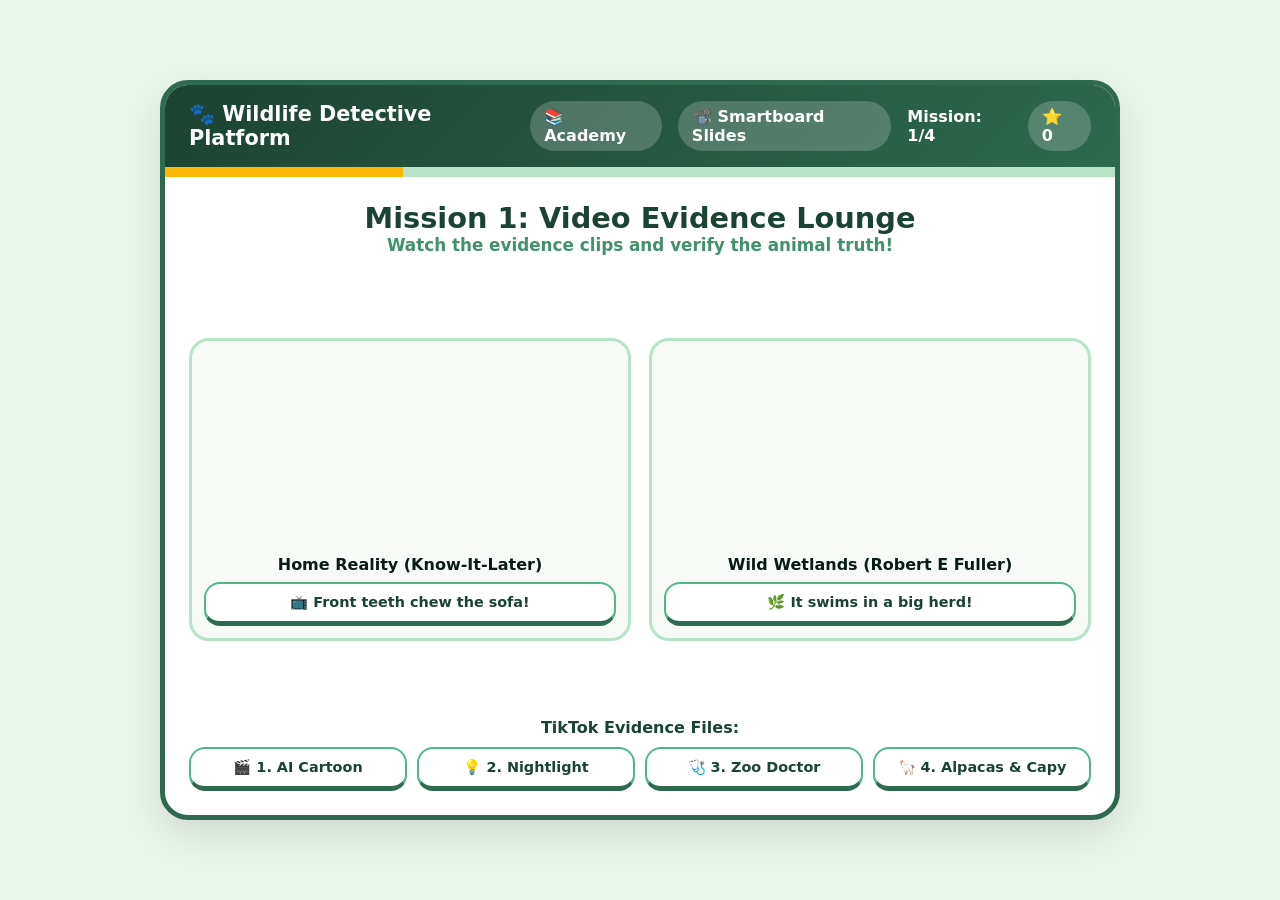
<file: lessons/wildlife-detective/index.html>
<!DOCTYPE html>
<html lang="en">
<head>
  <meta charset="UTF-8" />
  <meta name="viewport" content="width=device-width, initial-scale=1.0" />
  <title>Wildlife Detective: TikTok vs Reality</title>
  <style>
    :root {
      --primary: #1b4332;
      --primary-light: #2d6a4f;
      --accent: #52b788;
      --gold: #ffb703;
      --orange: #fb8500;
      --danger: #e63946;
      --surface: #ffffff;
      --bg: #e8f5e9;
      --text: #081c15;
      --radius: 20px;
    }

    * { box-sizing: border-box; margin: 0; padding: 0; font-family: 'Segoe UI', system-ui, -apple-system, sans-serif; }
    body { background-color: var(--bg); color: var(--text); min-height: 100vh; display: flex; justify-content: center; align-items: center; padding: 15px; }

    #app-container {
      width: 100%;
      max-width: 960px;
      min-height: 740px;
      background: var(--surface);
      border-radius: 28px;
      box-shadow: 0 16px 40px rgba(0,0,0,0.1);
      border: 5px solid var(--primary-light);
      display: flex;
      flex-direction: column;
      overflow: hidden;
    }

    /* Top HUD */
    header {
      background: linear-gradient(135deg, var(--primary), var(--primary-light));
      color: white;
      padding: 16px 24px;
      display: flex;
      justify-content: space-between;
      align-items: center;
    }
    .brand { font-size: 1.3rem; font-weight: 800; display: flex; align-items: center; gap: 8px; }
    .stats { display: flex; gap: 16px; align-items: center; font-weight: 800; }
    .stat-pill { background: rgba(255,255,255,0.2); padding: 6px 14px; border-radius: 30px; }

    .progress-track { background: #b7e4c7; height: 10px; width: 100%; }
    .progress-bar { background: var(--gold); height: 100%; width: 25%; transition: width 0.4s ease; }

    /* Content Area */
    main { padding: 24px; flex: 1; display: flex; flex-direction: column; justify-content: space-between; }
    .hero-title { text-align: center; margin-bottom: 20px; }
    .hero-title h2 { font-size: 1.8rem; color: var(--primary); }
    .hero-title p { font-size: 1.05rem; color: #40916c; font-weight: 700; }

    /* Media Grid */
    .video-grid { display: grid; grid-template-columns: 1fr 1fr; gap: 18px; margin-bottom: 14px; }
    .video-card { background: #f8faf8; border: 3px solid #b7e4c7; border-radius: var(--radius); padding: 12px; text-align: center; }
    .video-card iframe { width: 100%; height: 190px; border-radius: 12px; border: none; }
    
    .link-pills { display: grid; grid-template-columns: repeat(4, 1fr); gap: 10px; margin-top: 10px; }
    .link-pill {
      background: #ffffff;
      border: 2px solid var(--accent);
      border-bottom: 5px solid #2d6a4f;
      border-radius: 16px;
      padding: 10px 14px;
      font-size: 0.9rem;
      font-weight: 800;
      color: var(--primary);
      text-decoration: none;
      text-align: center;
      cursor: pointer;
      display: inline-block;
      transform: translateY(0);
      transition: transform 0.08s cubic-bezier(0.175, 0.885, 0.32, 1.275), border-bottom-width 0.08s ease, background 0.15s;
      user-select: none;
    }
    .link-pill:hover:not(.disabled) {
      background: var(--accent);
      color: white;
      transform: translateY(-2px);
      border-bottom-width: 6px;
    }
    .link-pill:active:not(.disabled) {
      transform: translateY(3px);
      border-bottom-width: 2px;
    }
    .link-pill.disabled {
      opacity: 0.65;
      cursor: default;
      background: #e8f5e9;
      border-color: var(--primary-light);
      border-bottom-width: 2px;
      transform: none;
    }

    /* Interactive Cards */
    .grid-cards-3 { display: grid; grid-template-columns: repeat(3, 1fr); gap: 16px; margin: 15px 0; }
    .card-item {
      background: white;
      border: 3px solid #b7e4c7;
      border-radius: var(--radius);
      padding: 18px;
      text-align: center;
      cursor: pointer;
      box-shadow: 0 6px 0 #95d5b2;
      transition: all 0.15s ease;
      display: flex;
      flex-direction: column;
      align-items: center;
      gap: 8px;
    }
    .card-item:hover:not(.disabled) { transform: translateY(-3px); box-shadow: 0 9px 0 #74c69d; }
    .card-item:active:not(.disabled) { transform: translateY(3px); box-shadow: 0 2px 0 #74c69d; }
    .card-item.disabled { opacity: 0.5; pointer-events: none; }
    .card-icon { font-size: 3rem; }
    .card-label { font-size: 1.15rem; font-weight: 800; color: var(--primary); }
    .card-desc { font-size: 0.95rem; color: #555; }

    /* Minigame 4: Room Simulation */
    .sim-box {
      background: #fdf0d5;
      border: 4px dashed #c6ac8f;
      border-radius: var(--radius);
      padding: 24px;
      text-align: center;
      transition: all 0.5s ease;
    }
    .sim-box.wild { background: #b7e4c7; border-color: var(--primary); }
    .animal-avatar { font-size: 5rem; display: inline-block; transition: transform 0.4s; }
    .tag { display: inline-block; padding: 6px 14px; border-radius: 20px; font-weight: bold; font-size: 0.95rem; margin-top: 10px; }
    .tag-danger { background: var(--danger); color: white; }
    .tag-safe { background: var(--primary); color: white; }

    /* Feedback Banner */
    .banner {
      padding: 14px;
      border-radius: 14px;
      text-align: center;
      font-size: 1.15rem;
      font-weight: 800;
      margin-top: 14px;
      display: none;
    }
    .banner-success { background: #d8f3dc; color: #1b4332; border: 3px solid #74c69d; display: block; }
    .banner-fail { background: #ffe3e3; color: var(--danger); border: 3px solid #ffa8a8; display: block; }

    .tts-btn {
      background: #e8f5e9;
      border: 2px solid var(--accent);
      border-radius: 50%;
      width: 32px;
      height: 32px;
      cursor: pointer;
      display: inline-flex;
      align-items: center;
      justify-content: center;
      margin-left: 6px;
    }

    /* Responsive adjustments */
    @media (max-width: 680px) {
      body { padding: 8px; }
      #app-container { min-height: auto; border-radius: 18px; border-width: 3px; }
      header { padding: 12px 16px; flex-direction: column; gap: 8px; align-items: flex-start; }
      .brand { font-size: 1.1rem; }
      .video-grid { grid-template-columns: 1fr; }
      .link-pills { grid-template-columns: 1fr 1fr; }
      .grid-cards-3 { grid-template-columns: 1fr; gap: 10px; }
      .card-item { padding: 14px; }
      .hero-title h2 { font-size: 1.4rem; }
    }
  </style>
</head>
<body>

<div id="app-container">
  <header>
    <div class="brand">🐾 Wildlife Detective Platform</div>
    <div class="stats">
      <a href="../../index.html" class="stat-pill" style="color: white; text-decoration: none;" title="Return to Academy Library">📚 Academy</a>
      <a href="slides.html" class="stat-pill" style="color: white; text-decoration: none;" title="Open Smartboard Slides">📽️ Smartboard Slides</a>
      <span>Mission: <span id="mission-num">1</span>/4</span>
      <span class="stat-pill">⭐ <span id="stars">0</span></span>
    </div>
  </header>
  <div class="progress-track"><div id="progress" class="progress-bar"></div></div>

  <main id="stage"></main>
</div>

<script>
  // Web Audio Synthesizer
  const audioCtx = new (window.AudioContext || window.webkitAudioContext)();
  function playSound(type) {
    if (audioCtx.state === 'suspended') audioCtx.resume();
    const osc = audioCtx.createOscillator();
    const gain = audioCtx.createGain();
    osc.connect(gain);
    gain.connect(audioCtx.destination);

    if (type === 'good') {
      osc.frequency.setValueAtTime(440, audioCtx.currentTime);
      osc.frequency.setValueAtTime(659.25, audioCtx.currentTime + 0.1);
      gain.gain.setValueAtTime(0.2, audioCtx.currentTime);
      gain.gain.exponentialRampToValueAtTime(0.01, audioCtx.currentTime + 0.35);
      osc.start();
      osc.stop(audioCtx.currentTime + 0.35);
    } else if (type === 'wrong') {
      osc.frequency.setValueAtTime(220, audioCtx.currentTime);
      gain.gain.setValueAtTime(0.2, audioCtx.currentTime);
      gain.gain.exponentialRampToValueAtTime(0.01, audioCtx.currentTime + 0.25);
      osc.start();
      osc.stop(audioCtx.currentTime + 0.25);
    } else if (type === 'win') {
      [523.25, 659.25, 783.99, 1046.50].forEach((freq, idx) => {
        const o = audioCtx.createOscillator();
        const g = audioCtx.createGain();
        o.connect(g);
        g.connect(audioCtx.destination);
        o.frequency.value = freq;
        g.gain.setValueAtTime(0.15, audioCtx.currentTime + idx * 0.1);
        g.gain.exponentialRampToValueAtTime(0.01, audioCtx.currentTime + (idx + 1) * 0.12);
        o.start(audioCtx.currentTime + idx * 0.1);
        o.stop(audioCtx.currentTime + (idx + 1) * 0.12);
      });
    }
  }

  // Text-To-Speech for A1+ kids
  function speak(text) {
    if ('speechSynthesis' in window) {
      window.speechSynthesis.cancel();
      const u = new SpeechSynthesisUtterance(text);
      u.rate = 0.85;
      u.lang = 'en-US';
      window.speechSynthesis.speak(u);
    }
  }

  const gameState = { mission: 1, score: 0, unlockedKeys: 0 };
  const stage = document.getElementById('stage');
  const missionInd = document.getElementById('mission-num');
  const starsInd = document.getElementById('stars');
  const progFill = document.getElementById('progress');

  function addScore(pts) {
    gameState.score += pts;
    starsInd.innerText = gameState.score;
  }

  // --- MISSION 1: VIDEO EVIDENCE LOUNGE ---
  let m1Done = { chew: false, herd: false };
  function renderMission1() {
    gameState.mission = 1;
    gameState.score = 0;
    gameState.unlockedKeys = 0;
    starsInd.innerText = "0";
    missionInd.innerText = "1";
    progFill.style.width = "25%";
    m1Done = { chew: false, herd: false };

    stage.innerHTML = `
      <div class="hero-title">
        <h2>Mission 1: Video Evidence Lounge</h2>
        <p>Watch the evidence clips and verify the animal truth!</p>
      </div>

      <div class="video-grid">
        <div class="video-card">
          <iframe src="https://www.youtube.com/embed/xKSdsIEMvmo" allow="accelerometer; autoplay; clipboard-write; encrypted-media; gyroscope; picture-in-picture" allowfullscreen></iframe>
          <p style="margin: 8px 0; font-weight: 800;">Home Reality (Know-It-Later)</p>
          <button id="m1-btn-chew" class="link-pill" style="width:100%;" onclick="checkM1('chew')">📺 Front teeth chew the sofa!</button>
        </div>
        <div class="video-card">
          <iframe src="https://www.youtube.com/embed/koEK7cabn2s" allow="accelerometer; autoplay; clipboard-write; encrypted-media; gyroscope; picture-in-picture" allowfullscreen></iframe>
          <p style="margin: 8px 0; font-weight: 800;">Wild Wetlands (Robert E Fuller)</p>
          <button id="m1-btn-herd" class="link-pill" style="width:100%;" onclick="checkM1('herd')">🌿 It swims in a big herd!</button>
        </div>
      </div>

      <div>
        <p style="text-align: center; font-weight: 800; color: var(--primary);">TikTok Evidence Files:</p>
        <div class="link-pills">
          <a class="link-pill" target="_blank" rel="noopener noreferrer" href="https://www.tiktok.com/@unrealcapy/video/7623963592139803925">🎬 1. AI Cartoon</a>
          <a class="link-pill" target="_blank" rel="noopener noreferrer" href="https://www.tiktok.com/@bellebuys/video/7660873127269797142">💡 2. Nightlight</a>
          <a class="link-pill" target="_blank" rel="noopener noreferrer" href="https://www.tiktok.com/@zoolotse/video/7677693192040467745">🩺 3. Zoo Doctor</a>
          <a class="link-pill" target="_blank" rel="noopener noreferrer" href="https://www.tiktok.com/@of.lovepp/video/7457089572070001951">🦙 4. Alpacas & Capy</a>
        </div>
      </div>
      <div id="m1-banner" class="banner"></div>
    `;
  }

  function checkM1(action) {
    if (m1Done[action]) return;
    const banner = document.getElementById('m1-banner');
    if (action === 'chew') {
      m1Done.chew = true;
      const btn = document.getElementById('m1-btn-chew');
      if (btn) { btn.classList.add('disabled'); btn.innerText = "✅ Front teeth chew the sofa!"; }
      playSound('good');
      speak("Its front teeth chew furniture!");
      banner.className = "banner banner-success";
      banner.innerText = "⭐ Correct! A 50-kg rodent chews furniture because teeth never stop growing!";
      addScore(10);
    } else if (action === 'herd') {
      m1Done.herd = true;
      const btn = document.getElementById('m1-btn-herd');
      if (btn) { btn.classList.add('disabled'); btn.innerText = "✅ It swims in a big herd!"; }
      playSound('good');
      speak("Wild capybaras live in herds!");
      banner.className = "banner banner-success";
      banner.innerText = "⭐ Correct! They live in herds of 10 to 20 for predator safety!";
      addScore(10);
    }
    if (m1Done.chew && m1Done.herd) setTimeout(renderMission2, 1600);
  }

  // --- MISSION 2: 5 EXOTIC ANIMALS CARE MATCHER ---
  let m2Locked = false;
  function renderMission2() {
    gameState.mission = 2;
    missionInd.innerText = "2";
    progFill.style.width = "50%";
    m2Locked = false;

    stage.innerHTML = `
      <div class="hero-title">
        <h2>Mission 2: Animal Care Matcher</h2>
        <p>Pick what this viral animal REALLY needs to survive!</p>
      </div>

      <div style="text-align: center; margin-bottom: 10px;">
        <span style="font-size: 1.3rem; font-weight: 800; color: var(--primary);">Target: 🦎 Axolotl</span>
        <button class="tts-btn" onclick="speak('Axolotls are critically endangered in Mexico. What do they need?')">🔊</button>
      </div>

      <div class="grid-cards-3">
        <div class="card-item" onclick="checkM2('lamp', this)">
          <div class="card-icon">☀️</div>
          <div class="card-label">UV Sun Lamp</div>
          <div class="card-desc">Needs desert heat & bugs</div>
        </div>
        <div class="card-item" onclick="checkM2('water', this)">
          <div class="card-icon">❄️💧</div>
          <div class="card-label">Cold Water Tank</div>
          <div class="card-desc">Filtered lake water in Mexico</div>
        </div>
        <div class="card-item" onclick="checkM2('cage', this)">
          <div class="card-icon">🪵</div>
          <div class="card-label">Small Wooden Box</div>
          <div class="card-desc">Lives in dry soil</div>
        </div>
      </div>
      <div id="m2-banner" class="banner"></div>
    `;
  }

  function checkM2(ans, el) {
    if (m2Locked) return;
    const banner = document.getElementById('m2-banner');
    if (ans === 'water') {
      m2Locked = true;
      playSound('good');
      speak("Axolotls need cold, clean water!");
      banner.className = "banner banner-success";
      banner.innerText = "🎉 Solved! Axolotls are endangered salamanders requiring clean, chilled water!";
      addScore(15);
      setTimeout(renderMission3, 1600);
    } else {
      playSound('wrong');
      speak("Try again!");
      banner.className = "banner banner-fail";
      banner.innerText = "❌ Incorrect! That belongs to a desert lizard.";
    }
  }

  // --- MISSION 3: SCREEN VS REALITY ---
  let m3Locked = false;
  function renderMission3() {
    gameState.mission = 3;
    missionInd.innerText = "3";
    progFill.style.width = "75%";
    m3Locked = false;

    stage.innerHTML = `
      <div class="hero-title">
        <h2>Mission 3: Screen vs. Reality</h2>
        <p>You see a cute viral animal on TikTok. What is the smart choice?</p>
      </div>

      <div class="grid-cards-3">
        <div class="card-item" onclick="checkM3('buy')">
          <div class="card-icon">📦</div>
          <div class="card-label">Order Live Animal</div>
          <div class="card-desc">Put a wild animal in your bedroom</div>
        </div>
        <div class="card-item" onclick="checkM3('toy')">
          <div class="card-icon">💡✨</div>
          <div class="card-label">Buy the Nightlight</div>
          <div class="card-desc">Cute room lamp! Zero animals harmed!</div>
        </div>
        <div class="card-item" onclick="checkM3('cage')">
          <div class="card-icon">🪤</div>
          <div class="card-label">Put in Hamster Cage</div>
          <div class="card-desc">Keep a 50kg rodent in a cage</div>
        </div>
      </div>
      <div id="m3-banner" class="banner"></div>
    `;
  }

  function checkM3(choice) {
    if (m3Locked) return;
    const banner = document.getElementById('m3-banner');
    if (choice === 'toy') {
      m3Locked = true;
      playSound('good');
      speak("Buy the nightlight! Keep wild animals in nature!");
      banner.className = "banner banner-success";
      banner.innerText = "⭐ Champion Choice! Leave wild animals in nature and enjoy the glowing lamp!";
      addScore(15);
      setTimeout(renderMission4, 1600);
    } else {
      playSound('wrong');
      speak("No! Wild animals do not belong in a flat!");
      banner.className = "banner banner-fail";
      banner.innerText = "❌ Uh oh! Wild animals suffer in tiny rooms!";
    }
  }

  // --- MISSION 4: LIVING ROOM ESCAPE ---
  let keysUsed = [false, false, false];
  function renderMission4() {
    gameState.mission = 4;
    missionInd.innerText = "4";
    progFill.style.width = "95%";
    gameState.unlockedKeys = 0;
    keysUsed = [false, false, false];

    stage.innerHTML = `
      <div class="hero-title">
        <h2>Mission 4: Send Capy to the Wetland!</h2>
        <p>Unlock 3 wild adaptations to teleport Capy from the chewed couch to the Pantanal!</p>
      </div>

      <div class="sim-box" id="sim-display">
        <div class="animal-avatar" id="capy-sprite">🦫🛋️</div>
        <div><span class="tag tag-danger" id="status-tag">Apartment Alert: Chewing Wooden Chairs!</span></div>
      </div>

      <div class="grid-cards-3">
        <div class="card-item" id="k1" onclick="unlockKey(1, 'Snorkel Face', '👀👃')">
          <div class="card-icon">👀</div>
          <div class="card-label">Snorkel Face</div>
          <div class="card-desc">Eyes & nostrils on top of head</div>
        </div>
        <div class="card-item" id="k2" onclick="unlockKey(2, 'Webbed Toes', '🐾')">
          <div class="card-icon">🐾</div>
          <div class="card-label">Webbed Feet</div>
          <div class="card-desc">Paddle flippers to swim</div>
        </div>
        <div class="card-item" id="k3" onclick="unlockKey(3, 'Herd Power', '🌿')">
          <div class="card-icon">👥</div>
          <div class="card-label">Herd of 20</div>
          <div class="card-desc">Living with animal friends</div>
        </div>
      </div>
      <div id="m4-banner" class="banner"></div>
    `;
  }

  function unlockKey(index, title, icon) {
    if (keysUsed[index - 1]) return;
    keysUsed[index - 1] = true;
    playSound('good');
    const el = document.getElementById(`k${index}`);
    if (el) el.classList.add('disabled');

    gameState.unlockedKeys++;
    addScore(15);
    speak(title + " unlocked!");

    const banner = document.getElementById('m4-banner');
    banner.className = "banner banner-success";
    banner.innerText = `✨ Unlocked: ${title}!`;

    if (gameState.unlockedKeys === 1) {
      document.getElementById('capy-sprite').innerText = "🦫💧";
      document.getElementById('status-tag').innerText = "Diving underwater!";
    } else if (gameState.unlockedKeys === 2) {
      document.getElementById('capy-sprite').innerText = "🦫🏊";
      document.getElementById('status-tag').innerText = "Swimming fast with webbed feet!";
    } else if (gameState.unlockedKeys === 3) {
      playSound('win');
      document.getElementById('sim-display').classList.add('wild');
      document.getElementById('capy-sprite').innerText = "🌊🦫🦫🌴";
      const tag = document.getElementById('status-tag');
      tag.className = "tag tag-safe";
      tag.innerText = "Safe in Brazilian Pantanal Wetlands!";
      banner.innerText = "🏆 Victory! The Capybara is home in the wild!";
      speak("Victory! The capybara is home in the wild!");
      setTimeout(renderCertificate, 2200);
    }
  }

  // --- GRADUATION & CERTIFICATE ---
  function renderCertificate() {
    progFill.style.width = "100%";
    stage.innerHTML = `
      <div class="hero-title">
        <h2>🏆 Graduation Day!</h2>
        <p>You solved all missions, Wildlife Detective!</p>
      </div>

      <div style="border: 6px double var(--primary); padding: 30px; border-radius: 20px; text-align: center; background: #fffdf5;">
        <div style="font-size: 4rem;">🎖️🦫</div>
        <h1 style="color: var(--primary); margin: 10px 0;">Official Wildlife Ranger</h1>
        <p style="font-size: 1.15rem; color: #2d6a4f;">You know the difference between TikTok and Nature!</p>
        <p style="font-size: 1.3rem; font-weight: 800; color: var(--gold); margin: 15px 0;">Score: ${gameState.score} Points</p>
        <div style="margin: 15px 0; font-size: 1.1rem; line-height: 1.6; color: #333;">
          <i>"I promise to leave wild animals in nature,<br>respect their 5 welfare needs,<br>and buy the cute nightlight instead!"</i>
        </div>
        <button class="link-pill" style="font-size: 1.1rem; padding: 12px 30px; display:inline-block; margin-top: 15px;" onclick="renderMission1()">Play Again 🔄</button>
      </div>
    `;
  }

  // Init
  renderMission1();
</script>
</body>
</html>
</file>
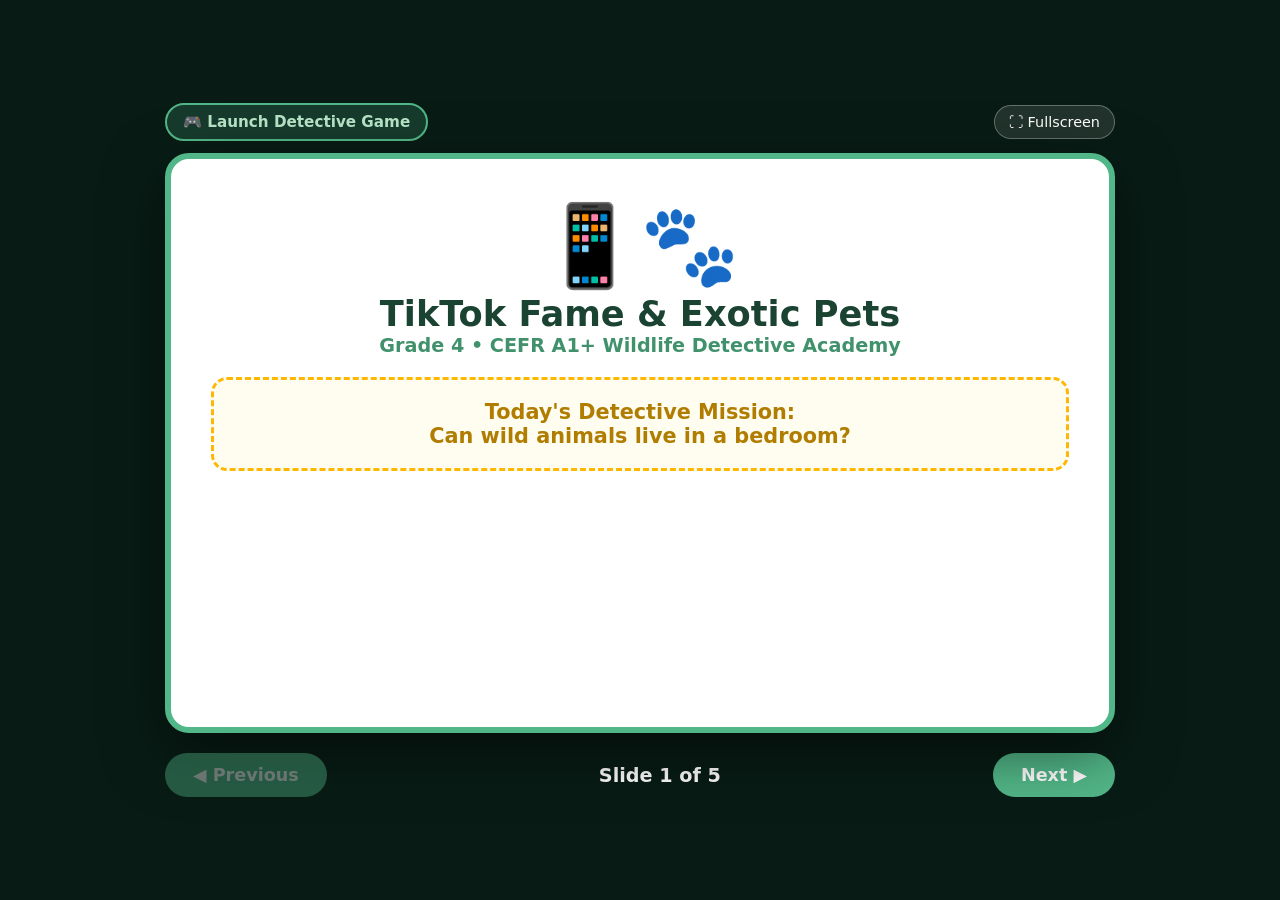
<file: presentation.html>
<!DOCTYPE html>
<html lang="en">
<head>
  <meta charset="UTF-8" />
  <meta name="viewport" content="width=device-width, initial-scale=1.0" />
  <title>Smartboard Presentation: TikTok Fame & Exotic Pets</title>
  <style>
    :root {
      --primary: #1b4332;
      --accent: #52b788;
      --gold: #ffb703;
      --bg: #081c15;
      --card: #ffffff;
      --text: #1b4332;
    }
    * { box-sizing: border-box; margin: 0; padding: 0; font-family: 'Segoe UI', system-ui, sans-serif; }
    body {
      background: var(--bg);
      color: #fff;
      display: flex;
      flex-direction: column;
      align-items: center;
      justify-content: center;
      min-height: 100vh;
      padding: 20px;
    }

    .top-bar {
      display: flex;
      justify-content: space-between;
      align-items: center;
      width: 100%;
      max-width: 950px;
      margin-bottom: 12px;
    }
    .game-link {
      background: rgba(82, 183, 136, 0.2);
      border: 2px solid var(--accent);
      color: #b7e4c7;
      text-decoration: none;
      padding: 8px 16px;
      border-radius: 20px;
      font-weight: 700;
      font-size: 0.95rem;
      transition: all 0.2s ease;
    }
    .game-link:hover {
      background: var(--accent);
      color: #081c15;
    }
    .fs-btn {
      background: rgba(255, 255, 255, 0.1);
      border: 1px solid rgba(255, 255, 255, 0.3);
      color: #fff;
      padding: 8px 14px;
      border-radius: 20px;
      cursor: pointer;
      font-size: 0.9rem;
    }
    .fs-btn:hover { background: rgba(255, 255, 255, 0.2); }
    
    #deck {
      width: 100%;
      max-width: 950px;
      min-height: 580px;
      background: var(--card);
      color: var(--text);
      border-radius: 24px;
      border: 6px solid var(--accent);
      padding: 40px;
      display: flex;
      flex-direction: column;
      justify-content: space-between;
      position: relative;
      box-shadow: 0 20px 60px rgba(0,0,0,0.5);
    }

    .slide { display: none; height: 100%; flex-direction: column; justify-content: space-between; }
    .slide.active { display: flex; }

    .slide-h1 { font-size: 2.2rem; color: var(--primary); text-align: center; }
    .slide-sub { font-size: 1.2rem; color: #40916c; text-align: center; font-weight: 700; margin-bottom: 20px; }

    .grid-5 { display: grid; grid-template-columns: repeat(5, 1fr); gap: 10px; }
    .card-mini { background: #e8f5e9; border: 2px solid var(--accent); border-radius: 14px; padding: 12px; text-align: center; }
    .card-mini span { font-size: 2.5rem; display: block; }
    .card-mini h4 { font-size: 0.95rem; color: var(--primary); margin: 6px 0; }
    .card-mini p { font-size: 0.8rem; color: #555; }

    .compare-table { width: 100%; border-collapse: collapse; margin-top: 10px; }
    .compare-table th, .compare-table td { padding: 12px 14px; border: 2px solid #b7e4c7; text-align: left; }
    .compare-table th { background: var(--primary); color: white; }

    .chant-box { background: #fffdf0; border: 3px dashed var(--gold); border-radius: 16px; padding: 20px; text-align: center; font-size: 1.3rem; font-weight: bold; color: #b07d00; }

    .deck-controls { display: flex; justify-content: space-between; align-items: center; width: 100%; max-width: 950px; margin-top: 20px; }
    .nav-btn { background: var(--accent); color: white; border: none; padding: 12px 28px; border-radius: 40px; font-size: 1.1rem; font-weight: bold; cursor: pointer; transition: background 0.2s; }
    .nav-btn:hover:not(:disabled) { background: #40916c; }
    .nav-btn:disabled { opacity: 0.4; cursor: not-allowed; }
    .counter { font-size: 1.2rem; font-weight: bold; }

    @media (max-width: 768px) {
      body { padding: 10px; }
      #deck { padding: 20px; min-height: 520px; }
      .slide-h1 { font-size: 1.6rem; }
      .slide-sub { font-size: 1rem; margin-bottom: 12px; }
      .grid-5 { grid-template-columns: 1fr 1fr; }
      .chant-box { font-size: 1.1rem; padding: 14px; }
      .compare-table th, .compare-table td { padding: 8px 10px; font-size: 0.85rem; }
    }
  </style>
</head>
<body>

<div class="top-bar">
  <a href="index.html" class="game-link">🎮 Launch Detective Game</a>
  <button class="fs-btn" onclick="toggleFullscreen()">⛶ Fullscreen</button>
</div>

<div id="deck">
  <!-- SLIDE 1 -->
  <div class="slide active">
    <div style="text-align: center; margin: auto 0;">
      <div style="font-size: 5rem;">📱🐾</div>
      <h1 class="slide-h1">TikTok Fame & Exotic Pets</h1>
      <p class="slide-sub">Grade 4 • CEFR A1+ Wildlife Detective Academy</p>
      <div class="chant-box">
        Today's Detective Mission:<br>
        <b>Can wild animals live in a bedroom?</b>
      </div>
    </div>
  </div>

  <!-- SLIDE 2 -->
  <div class="slide">
    <div>
      <h2 class="slide-h1">The 5 Viral Animals</h2>
      <p class="slide-sub">They have billions of TikTok views! But what do they need?</p>
      <div class="grid-5">
        <div class="card-mini"><span>🦎</span><h4>Axolotl</h4><p>Cold, clean water filter in Mexico</p></div>
        <div class="card-mini"><span>🐍</span><h4>Ball Python</h4><p>Warm, humid tank & frozen mice</p></div>
        <div class="card-mini"><span>🐲</span><h4>Bearded Dragon</h4><p>UV sun lamps & live crickets</p></div>
        <div class="card-mini"><span>🕷️</span><h4>Black Widow</h4><p>Leave in nature! Dangerous venom!</p></div>
        <div class="card-mini"><span>🦫</span><h4>Capybara</h4><p>Pond & a herd of 20 friends</p></div>
      </div>
    </div>
    <div class="chant-box" style="font-size: 1.1rem; margin-top: 15px;">
      <b>Class Rule:</b> "Cute on TikTok does not mean easy to keep!"
    </div>
  </div>

  <!-- SLIDE 3 -->
  <div class="slide">
    <div>
      <h2 class="slide-h1">Screen vs. Reality</h2>
      <p class="slide-sub">What we see on video vs. The real world</p>
      <table class="compare-table">
        <tr><th>Video Type</th><th>On Your Screen</th><th>The Detective Truth</th></tr>
        <tr><td><b>AI Video</b></td><td>Animals flying, saving friends</td><td>It is a cartoon! Not real.</td></tr>
        <tr><td><b>Nightlight</b></td><td>Glowing Axolotl lamp</td><td><b>The Best Choice!</b> No food needed.</td></tr>
        <tr><td><b>Zoo Video</b></td><td>Keeper brushing baby Capy</td><td>Only medical experts handle them.</td></tr>
        <tr><td><b>Herd Video</b></td><td>Capybara with alpacas</td><td>They need huge grass fields.</td></tr>
      </table>
    </div>
  </div>

  <!-- SLIDE 4 -->
  <div class="slide">
    <div>
      <h2 class="slide-h1">The 60-kg Hamster Dilemma</h2>
      <p class="slide-sub">Why Capybaras cannot live in your house</p>
      <div style="display: grid; grid-template-columns: repeat(auto-fit, minmax(280px, 1fr)); gap: 20px;">
        <div style="background: #ffe3e3; border: 3px solid #ff8787; border-radius: 16px; padding: 18px;">
          <h3 style="color: #c92a2a;">❌ In an Apartment:</h3>
          <p style="margin-top: 8px; font-size: 1rem; line-height: 1.6; color: #333;">
            • Front teeth never stop growing (chews couches and tables!)<br>
            • Bathtub is way too small (needs 6 hrs in water)<br>
            • Smelly scent fluid on furniture<br>
            • Gets sad and sick alone
          </p>
        </div>
        <div style="background: #d8f3dc; border: 3px solid #74c69d; border-radius: 16px; padding: 18px;">
          <h3 style="color: #2d6a4f;">✔️ In South American Wetlands:</h3>
          <p style="margin-top: 8px; font-size: 1rem; line-height: 1.6; color: #333;">
            • Chews wild grasses and river stems<br>
            • Swims in deep rivers with webbed feet<br>
            • Snorkel face (eyes and nose stay above water)<br>
            • Herd of 20 friends protects baby pups
          </p>
        </div>
      </div>
    </div>
  </div>

  <!-- SLIDE 5 -->
  <div class="slide">
    <div style="text-align: center; margin: auto 0;">
      <h2 class="slide-h1">Classroom Speaking Chant</h2>
      <p class="slide-sub">Raise your hand and chant with the teacher!</p>
      <div class="chant-box" style="font-size: 1.35rem; line-height: 1.8;">
        🗣️ <b>Teacher:</b> "Do you want an Axolotl in your bed?"<br>
        👥 <b>Students:</b> "No! Buy a nightlight instead!"<br><br>
        🗣️ <b>Teacher:</b> "Can a Capybara live in a flat?"<br>
        👥 <b>Students:</b> "No! It chews the couch and needs a river habitat!"
      </div>
    </div>
  </div>
</div>

<div class="deck-controls">
  <button id="prev-btn" class="nav-btn" onclick="prevSlide()">◀ Previous</button>
  <span class="counter" id="slide-count">Slide 1 of 5</span>
  <button id="next-btn" class="nav-btn" onclick="nextSlide()">Next ▶</button>
</div>

<script>
  let cur = 0;
  const slides = document.querySelectorAll('.slide');
  const count = document.getElementById('slide-count');
  const prevBtn = document.getElementById('prev-btn');
  const nextBtn = document.getElementById('next-btn');

  function update() {
    slides.forEach((s, i) => s.classList.toggle('active', i === cur));
    count.innerText = `Slide ${cur + 1} of ${slides.length}`;
    prevBtn.disabled = cur === 0;
    nextBtn.disabled = cur === slides.length - 1;
  }
  function nextSlide() { if (cur < slides.length - 1) { cur++; update(); } }
  function prevSlide() { if (cur > 0) { cur--; update(); } }

  document.addEventListener('keydown', (e) => {
    if (e.key === 'ArrowRight' || e.key === ' ') { e.preventDefault(); nextSlide(); }
    if (e.key === 'ArrowLeft') { e.preventDefault(); prevSlide(); }
  });

  function toggleFullscreen() {
    if (!document.fullscreenElement) {
      document.documentElement.requestFullscreen().catch(() => {});
    } else {
      document.exitFullscreen().catch(() => {});
    }
  }

  update();
</script>
</body>
</html>
</file>
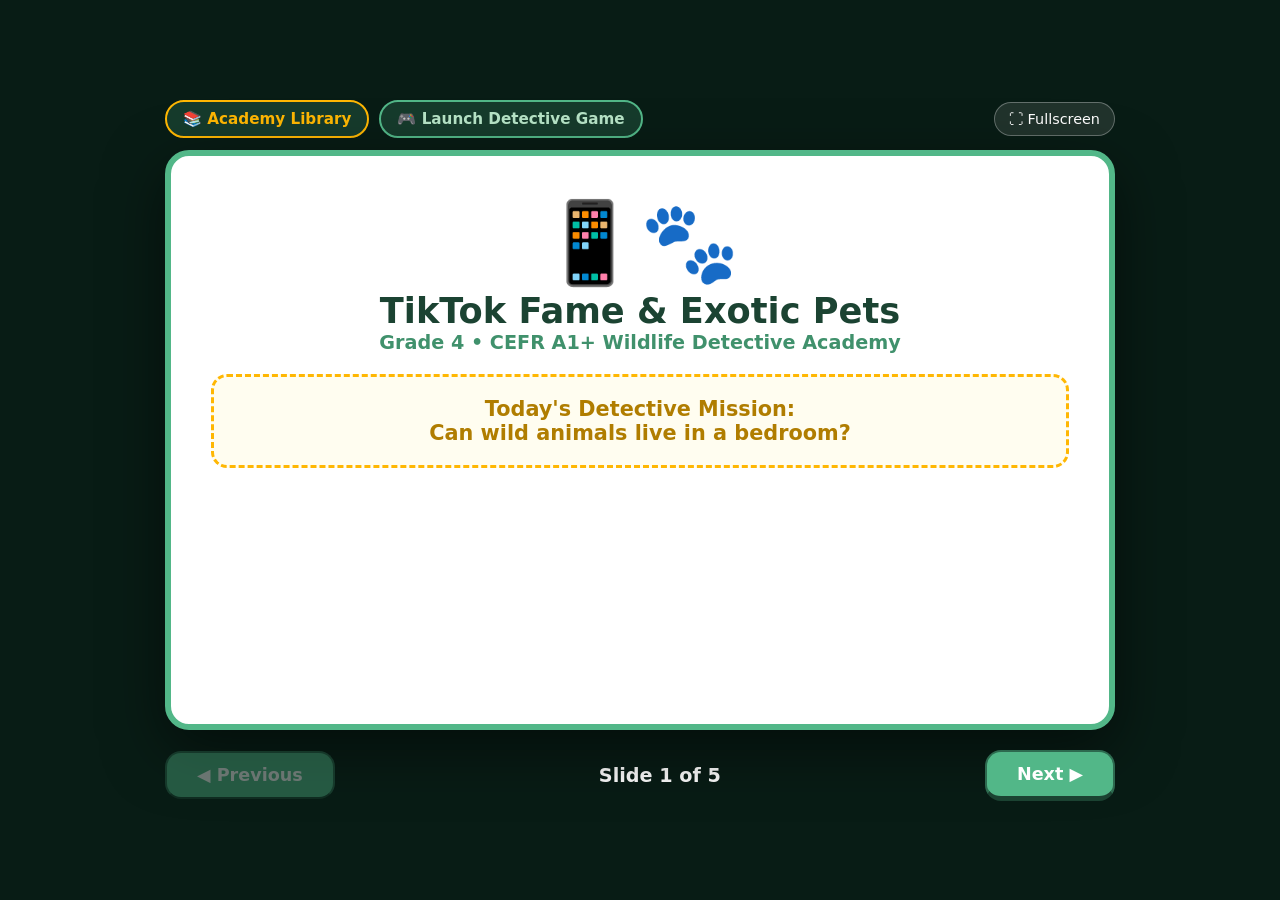
<file: lessons/wildlife-detective/slides.html>
<!DOCTYPE html>
<html lang="en">
<head>
  <meta charset="UTF-8" />
  <meta name="viewport" content="width=device-width, initial-scale=1.0" />
  <title>Smartboard Presentation: TikTok Fame & Exotic Pets</title>
  <style>
    :root {
      --primary: #1b4332;
      --accent: #52b788;
      --gold: #ffb703;
      --bg: #081c15;
      --card: #ffffff;
      --text: #1b4332;
    }
    * { box-sizing: border-box; margin: 0; padding: 0; font-family: 'Segoe UI', system-ui, sans-serif; }
    body {
      background: var(--bg);
      color: #fff;
      display: flex;
      flex-direction: column;
      align-items: center;
      justify-content: center;
      min-height: 100vh;
      padding: 20px;
    }

    .top-bar {
      display: flex;
      justify-content: space-between;
      align-items: center;
      width: 100%;
      max-width: 950px;
      margin-bottom: 12px;
    }
    .game-link {
      background: rgba(82, 183, 136, 0.2);
      border: 2px solid var(--accent);
      color: #b7e4c7;
      text-decoration: none;
      padding: 8px 16px;
      border-radius: 20px;
      font-weight: 700;
      font-size: 0.95rem;
      transition: all 0.2s ease;
    }
    .game-link:hover {
      background: var(--accent);
      color: #081c15;
    }
    .fs-btn {
      background: rgba(255, 255, 255, 0.1);
      border: 1px solid rgba(255, 255, 255, 0.3);
      color: #fff;
      padding: 8px 14px;
      border-radius: 20px;
      cursor: pointer;
      font-size: 0.9rem;
    }
    .fs-btn:hover { background: rgba(255, 255, 255, 0.2); }
    
    #deck {
      width: 100%;
      max-width: 950px;
      min-height: 580px;
      background: var(--card);
      color: var(--text);
      border-radius: 24px;
      border: 6px solid var(--accent);
      padding: 40px;
      display: flex;
      flex-direction: column;
      justify-content: space-between;
      position: relative;
      box-shadow: 0 20px 60px rgba(0,0,0,0.5);
    }

    .slide { display: none; height: 100%; flex-direction: column; justify-content: space-between; }
    .slide.active { display: flex; }

    .slide-h1 { font-size: 2.2rem; color: var(--primary); text-align: center; }
    .slide-sub { font-size: 1.2rem; color: #40916c; text-align: center; font-weight: 700; margin-bottom: 20px; }

    .grid-5 { display: grid; grid-template-columns: repeat(5, 1fr); gap: 10px; }
    .card-mini { background: #e8f5e9; border: 2px solid var(--accent); border-radius: 14px; padding: 12px; text-align: center; }
    .card-mini span { font-size: 2.5rem; display: block; }
    .card-mini h4 { font-size: 0.95rem; color: var(--primary); margin: 6px 0; }
    .card-mini p { font-size: 0.8rem; color: #555; }

    .compare-table { width: 100%; border-collapse: collapse; margin-top: 10px; }
    .compare-table th, .compare-table td { padding: 12px 14px; border: 2px solid #b7e4c7; text-align: left; }
    .compare-table th { background: var(--primary); color: white; }

    .chant-box { background: #fffdf0; border: 3px dashed var(--gold); border-radius: 16px; padding: 20px; text-align: center; font-size: 1.3rem; font-weight: bold; color: #b07d00; }

    .deck-controls { display: flex; justify-content: space-between; align-items: center; width: 100%; max-width: 950px; margin-top: 20px; }
    .nav-btn {
      background: var(--accent);
      color: white;
      border: 2px solid #2d6a4f;
      border-bottom: 5px solid #1b4332;
      padding: 12px 30px;
      border-radius: 16px;
      font-size: 1.1rem;
      font-weight: 800;
      cursor: pointer;
      transform: translateY(0);
      transition: transform 0.08s cubic-bezier(0.175, 0.885, 0.32, 1.275), border-bottom-width 0.08s ease;
      user-select: none;
    }
    .nav-btn:hover:not(:disabled) {
      filter: brightness(1.08);
      transform: translateY(-2px);
      border-bottom-width: 7px;
    }
    .nav-btn:active:not(:disabled) {
      transform: translateY(3px);
      border-bottom-width: 2px;
    }
    .nav-btn:disabled {
      opacity: 0.4;
      cursor: not-allowed;
      border-bottom-width: 2px;
      transform: none;
    }
    .counter { font-size: 1.2rem; font-weight: bold; }

    @media (max-width: 768px) {
      body { padding: 10px; }
      #deck { padding: 20px; min-height: 520px; }
      .slide-h1 { font-size: 1.6rem; }
      .slide-sub { font-size: 1rem; margin-bottom: 12px; }
      .grid-5 { grid-template-columns: 1fr 1fr; }
      .chant-box { font-size: 1.1rem; padding: 14px; }
      .compare-table th, .compare-table td { padding: 8px 10px; font-size: 0.85rem; }
    }
  </style>
</head>
<body>

<div class="top-bar">
  <div style="display: flex; gap: 10px;">
    <a href="../../index.html" class="game-link" style="border-color: var(--gold); color: var(--gold);">📚 Academy Library</a>
    <a href="index.html" class="game-link">🎮 Launch Detective Game</a>
  </div>
  <button class="fs-btn" onclick="toggleFullscreen()">⛶ Fullscreen</button>
</div>

<div id="deck">
  <!-- SLIDE 1 -->
  <div class="slide active">
    <div style="text-align: center; margin: auto 0;">
      <div style="font-size: 5rem;">📱🐾</div>
      <h1 class="slide-h1">TikTok Fame & Exotic Pets</h1>
      <p class="slide-sub">Grade 4 • CEFR A1+ Wildlife Detective Academy</p>
      <div class="chant-box">
        Today's Detective Mission:<br>
        <b>Can wild animals live in a bedroom?</b>
      </div>
    </div>
  </div>

  <!-- SLIDE 2 -->
  <div class="slide">
    <div>
      <h2 class="slide-h1">The 5 Viral Animals</h2>
      <p class="slide-sub">They have billions of TikTok views! But what do they need?</p>
      <div class="grid-5">
        <div class="card-mini"><span>🦎</span><h4>Axolotl</h4><p>Cold, clean water filter in Mexico</p></div>
        <div class="card-mini"><span>🐍</span><h4>Ball Python</h4><p>Warm, humid tank & frozen mice</p></div>
        <div class="card-mini"><span>🐲</span><h4>Bearded Dragon</h4><p>UV sun lamps & live crickets</p></div>
        <div class="card-mini"><span>🕷️</span><h4>Black Widow</h4><p>Leave in nature! Dangerous venom!</p></div>
        <div class="card-mini"><span>🦫</span><h4>Capybara</h4><p>Pond & a herd of 20 friends</p></div>
      </div>
    </div>
    <div class="chant-box" style="font-size: 1.1rem; margin-top: 15px;">
      <b>Class Rule:</b> "Cute on TikTok does not mean easy to keep!"
    </div>
  </div>

  <!-- SLIDE 3 -->
  <div class="slide">
    <div>
      <h2 class="slide-h1">Screen vs. Reality</h2>
      <p class="slide-sub">What we see on video vs. The real world</p>
      <table class="compare-table">
        <tr><th>Video Type</th><th>On Your Screen</th><th>The Detective Truth</th></tr>
        <tr><td><b>AI Video</b></td><td>Animals flying, saving friends</td><td>It is a cartoon! Not real.</td></tr>
        <tr><td><b>Nightlight</b></td><td>Glowing Axolotl lamp</td><td><b>The Best Choice!</b> No food needed.</td></tr>
        <tr><td><b>Zoo Video</b></td><td>Keeper brushing baby Capy</td><td>Only medical experts handle them.</td></tr>
        <tr><td><b>Herd Video</b></td><td>Capybara with alpacas</td><td>They need huge grass fields.</td></tr>
      </table>
    </div>
  </div>

  <!-- SLIDE 4 -->
  <div class="slide">
    <div>
      <h2 class="slide-h1">The 60-kg Hamster Dilemma</h2>
      <p class="slide-sub">Why Capybaras cannot live in your house</p>
      <div style="display: grid; grid-template-columns: repeat(auto-fit, minmax(280px, 1fr)); gap: 20px;">
        <div style="background: #ffe3e3; border: 3px solid #ff8787; border-radius: 16px; padding: 18px;">
          <h3 style="color: #c92a2a;">❌ In an Apartment:</h3>
          <p style="margin-top: 8px; font-size: 1rem; line-height: 1.6; color: #333;">
            • Front teeth never stop growing (chews couches and tables!)<br>
            • Bathtub is way too small (needs 6 hrs in water)<br>
            • Smelly scent fluid on furniture<br>
            • Gets sad and sick alone
          </p>
        </div>
        <div style="background: #d8f3dc; border: 3px solid #74c69d; border-radius: 16px; padding: 18px;">
          <h3 style="color: #2d6a4f;">✔️ In South American Wetlands:</h3>
          <p style="margin-top: 8px; font-size: 1rem; line-height: 1.6; color: #333;">
            • Chews wild grasses and river stems<br>
            • Swims in deep rivers with webbed feet<br>
            • Snorkel face (eyes and nose stay above water)<br>
            • Herd of 20 friends protects baby pups
          </p>
        </div>
      </div>
    </div>
  </div>

  <!-- SLIDE 5 -->
  <div class="slide">
    <div style="text-align: center; margin: auto 0;">
      <h2 class="slide-h1">Classroom Speaking Chant</h2>
      <p class="slide-sub">Raise your hand and chant with the teacher!</p>
      <div class="chant-box" style="font-size: 1.35rem; line-height: 1.8;">
        🗣️ <b>Teacher:</b> "Do you want an Axolotl in your bed?"<br>
        👥 <b>Students:</b> "No! Buy a nightlight instead!"<br><br>
        🗣️ <b>Teacher:</b> "Can a Capybara live in a flat?"<br>
        👥 <b>Students:</b> "No! It chews the couch and needs a river habitat!"
      </div>
    </div>
  </div>
</div>

<div class="deck-controls">
  <button id="prev-btn" class="nav-btn" onclick="prevSlide()">◀ Previous</button>
  <span class="counter" id="slide-count">Slide 1 of 5</span>
  <button id="next-btn" class="nav-btn" onclick="nextSlide()">Next ▶</button>
</div>

<script>
  let cur = 0;
  const slides = document.querySelectorAll('.slide');
  const count = document.getElementById('slide-count');
  const prevBtn = document.getElementById('prev-btn');
  const nextBtn = document.getElementById('next-btn');

  function update() {
    slides.forEach((s, i) => s.classList.toggle('active', i === cur));
    count.innerText = `Slide ${cur + 1} of ${slides.length}`;
    prevBtn.disabled = cur === 0;
    nextBtn.disabled = cur === slides.length - 1;
  }
  function nextSlide() { if (cur < slides.length - 1) { cur++; update(); } }
  function prevSlide() { if (cur > 0) { cur--; update(); } }

  document.addEventListener('keydown', (e) => {
    if (e.key === 'ArrowRight' || e.key === ' ') { e.preventDefault(); nextSlide(); }
    if (e.key === 'ArrowLeft') { e.preventDefault(); prevSlide(); }
  });

  function toggleFullscreen() {
    if (!document.fullscreenElement) {
      document.documentElement.requestFullscreen().catch(() => {});
    } else {
      document.exitFullscreen().catch(() => {});
    }
  }

  update();
</script>
</body>
</html>
</file>
<file: css/style.css>
/* ==========================================================================
   ENGLISH ADVENTURE ACADEMY — UNIFIED PORTAL STYLESHEET
   css/style.css
   Strict adherence to ADVENTURE ACADEMY UI/UX & ENGINE ARCHITECTURAL RULES
   ========================================================================== */

:root {
  --primary: #1e1b4b;
  --primary-light: #312e81;
  --indigo: #4f46e5;
  --indigo-light: #6366f1;
  --indigo-dark: #3730a3;
  --emerald: #059669;
  --emerald-light: #10b981;
  --emerald-dark: #047857;
  --emerald-bg: #ecfdf5;
  --gold: #f59e0b;
  --gold-light: #fbbf24;
  --gold-dark: #b45309;
  --coral: #ef4444;
  --coral-dark: #b91c1c;
  --purple: #8b5cf6;
  --purple-dark: #6d28d9;
  
  --bg-main: #f0fdf4;
  --bg-surface: #ffffff;
  --bg-card: #ffffff;
  --border-color: #cbd5e1;
  --border-dark: #334155;
  
  --text-main: #0f172a;
  --text-muted: #64748b;
  --text-light: #94a3b8;
  
  --radius-sm: 8px;
  --radius-md: 16px;
  --radius-lg: 24px;
  --radius-full: 9999px;
  
  --spring-bounce: cubic-bezier(0.34, 1.56, 0.64, 1);
  --spring-snap: cubic-bezier(0.175, 0.885, 0.32, 1.275);
}

* {
  box-sizing: border-box;
  margin: 0;
  padding: 0;
  font-family: 'Segoe UI', system-ui, -apple-system, BlinkMacSystemFont, Roboto, sans-serif;
}

body {
  background: linear-gradient(180deg, #e8f5e9 0%, #f1f5f9 40%, #e2e8f0 100%);
  color: var(--text-main);
  min-height: 100vh;
  display: flex;
  flex-direction: column;
  line-height: 1.5;
  padding-bottom: 100px; /* Space for consolidated floating master dock */
}

/* ==========================================================================
   DIRECTIVE 1: TACTILE 3D BUTTONS (Commercial EdTech / Blooket Fidelity)
   ========================================================================== */
.btn-3d {
  position: relative;
  display: inline-flex;
  align-items: center;
  justify-content: center;
  gap: 8px;
  font-weight: 800;
  font-size: 0.95rem;
  padding: 12px 22px;
  border-radius: 16px;
  border: 2px solid rgba(0, 0, 0, 0.12);
  border-bottom: 5px solid var(--btn-lip, #3730a3);
  background: var(--btn-bg, #4f46e5);
  color: #ffffff;
  text-decoration: none;
  cursor: pointer;
  transform: translateY(0);
  transition: transform 0.08s var(--spring-snap), border-bottom-width 0.08s ease, filter 0.12s ease;
  user-select: none;
  box-shadow: 0 4px 12px rgba(0, 0, 0, 0.12);
}

.btn-3d:hover:not(:disabled) {
  filter: brightness(1.08);
  transform: translateY(-2px);
  border-bottom-width: 7px;
}

.btn-3d:active:not(:disabled) {
  transform: translateY(3px); /* Physically compresses down 3px-4px */
  border-bottom-width: 2px;
  filter: brightness(0.96);
  box-shadow: 0 1px 4px rgba(0, 0, 0, 0.15);
}

.btn-3d:disabled {
  opacity: 0.45;
  cursor: not-allowed;
  filter: grayscale(0.5);
  pointer-events: none;
}

/* 3D Button Color Themes */
.btn-3d-indigo {
  --btn-bg: #4f46e5;
  --btn-lip: #312e81;
}

.btn-3d-emerald {
  --btn-bg: #059669;
  --btn-lip: #047857;
}

.btn-3d-gold {
  --btn-bg: #f59e0b;
  --btn-lip: #b45309;
  color: #78350f;
}

.btn-3d-coral {
  --btn-bg: #ef4444;
  --btn-lip: #b91c1c;
}

.btn-3d-purple {
  --btn-bg: #8b5cf6;
  --btn-lip: #6d28d9;
}

.btn-3d-slate {
  --btn-bg: #475569;
  --btn-lip: #1e293b;
}

.btn-3d-ghost {
  --btn-bg: #ffffff;
  --btn-lip: #cbd5e1;
  color: #1e293b;
  border-color: #cbd5e1;
}

.btn-3d-sm {
  padding: 8px 14px;
  font-size: 0.85rem;
  border-radius: 12px;
  border-bottom-width: 4px;
}
.btn-3d-sm:hover:not(:disabled) {
  border-bottom-width: 5px;
}
.btn-3d-sm:active:not(:disabled) {
  transform: translateY(2px);
  border-bottom-width: 2px;
}

/* ==========================================================================
   ACADEMY TOP HEADER
   ========================================================================== */
.academy-header {
  background: linear-gradient(135deg, #1e1b4b 0%, #312e81 60%, #1e1b4b 100%);
  color: white;
  padding: 16px 32px;
  box-shadow: 0 4px 20px rgba(15, 23, 42, 0.25);
  position: sticky;
  top: 0;
  z-index: 100;
  border-bottom: 4px solid #4338ca;
}

.header-container {
  max-width: 1320px;
  margin: 0 auto;
  display: flex;
  justify-content: space-between;
  align-items: center;
  gap: 20px;
}

.brand-wrapper {
  display: flex;
  align-items: center;
  gap: 14px;
  text-decoration: none;
  color: white;
}

.brand-icon {
  font-size: 2.2rem;
  background: rgba(255, 255, 255, 0.12);
  width: 54px;
  height: 54px;
  border-radius: 16px;
  border: 2px solid rgba(255, 255, 255, 0.25);
  border-bottom: 4px solid rgba(0, 0, 0, 0.3);
  display: flex;
  align-items: center;
  justify-content: center;
  box-shadow: 0 4px 12px rgba(0,0,0,0.2);
}

.brand-info h1 {
  font-size: 1.45rem;
  font-weight: 900;
  letter-spacing: -0.02em;
  background: linear-gradient(to right, #ffffff, #c7d2fe);
  -webkit-background-clip: text;
  -webkit-text-fill-color: transparent;
}

.brand-info p {
  font-size: 0.85rem;
  color: #a5b4fc;
  font-weight: 700;
}

.header-actions {
  display: flex;
  align-items: center;
  gap: 14px;
}

.stat-pill {
  background: rgba(255, 255, 255, 0.12);
  border: 2px solid rgba(255, 255, 255, 0.2);
  border-bottom: 4px solid rgba(0, 0, 0, 0.25);
  padding: 8px 18px;
  border-radius: var(--radius-full);
  font-weight: 800;
  font-size: 0.95rem;
  display: flex;
  align-items: center;
  gap: 8px;
  color: white;
}

.stat-pill.gold {
  background: rgba(251, 191, 36, 0.18);
  border-color: rgba(251, 191, 36, 0.6);
  border-bottom-color: #b45309;
  color: #fef3c7;
}

/* ==========================================================================
   HERO BANNER
   ========================================================================== */
.hero-section {
  background: linear-gradient(135deg, #1b4332 0%, #2d6a4f 50%, #1e1b4b 100%);
  color: white;
  padding: 44px 32px 38px;
  border-bottom: 5px solid #047857;
  position: relative;
  overflow: hidden;
}

.hero-section::before {
  content: '';
  position: absolute;
  top: 0;
  right: 0;
  width: 450px;
  height: 100%;
  background: radial-gradient(circle at 80% 50%, rgba(82, 183, 136, 0.2) 0%, transparent 70%);
  pointer-events: none;
}

.hero-container {
  max-width: 1320px;
  margin: 0 auto;
  display: flex;
  flex-direction: column;
  gap: 22px;
  position: relative;
  z-index: 1;
}

.hero-headline h2 {
  font-size: 2.3rem;
  font-weight: 900;
  letter-spacing: -0.03em;
  line-height: 1.2;
  margin-bottom: 8px;
}

.hero-headline p {
  font-size: 1.15rem;
  color: #b7e4c7;
  max-width: 780px;
  font-weight: 600;
}

.hero-metrics {
  display: flex;
  flex-wrap: wrap;
  gap: 16px;
  margin-top: 6px;
}

.metric-card {
  background: rgba(255, 255, 255, 0.12);
  border: 2px solid rgba(255, 255, 255, 0.2);
  border-bottom: 4px solid rgba(0, 0, 0, 0.25);
  border-radius: 16px;
  padding: 10px 18px;
  display: flex;
  align-items: center;
  gap: 12px;
}

.metric-icon { font-size: 1.8rem; }
.metric-data h4 { font-size: 1.25rem; font-weight: 900; color: white; }
.metric-data span { font-size: 0.78rem; color: #d8f3dc; text-transform: uppercase; letter-spacing: 0.05em; font-weight: 700; }

/* ==========================================================================
   ACADEMY PORTAL SECTIONS (NAVIGATION TABS)
   ========================================================================== */
.view-tabs-bar {
  max-width: 1320px;
  margin: 28px auto 0;
  padding: 0 32px;
  display: flex;
  gap: 14px;
}

.tab-btn {
  font-size: 1.05rem;
  padding: 12px 26px;
  border-radius: 16px 16px 0 0;
}

/* ==========================================================================
   DIRECTIVE 3: STUDENT CLASSROOM GRID (MAIN DIRECTORY)
   - 55%–60% of student card height allocated to companion graphic
   - Isometric glowing pedestal (radial-gradient)
   - Subtle floating CSS physics (animation: idleBob 3s ease-in-out infinite)
   - Single prominent 3D button (+10 XP) per card
   - Secondary actions collapsed into overflow menu (•••)
   ========================================================================== */
.classroom-section {
  max-width: 1320px;
  width: 100%;
  margin: 24px auto 30px;
  padding: 0 32px;
}

.section-title-bar {
  display: flex;
  justify-content: space-between;
  align-items: center;
  margin-bottom: 20px;
}

.section-title-bar h3 {
  font-size: 1.5rem;
  font-weight: 900;
  color: var(--primary);
  display: flex;
  align-items: center;
  gap: 10px;
}

.classroom-section {
  padding-bottom: 100px; /* Ensures bottom floating utility bar never overlaps the bottom row of cards */
}

.student-grid {
  display: grid;
  grid-template-columns: repeat(auto-fill, minmax(280px, 1fr));
  gap: 26px;
}

.student-card {
  height: 420px; /* Enforces 55% companion allocation and 45% plate */
  background: var(--bg-card);
  border-radius: 24px;
  border: 2px solid #e2e8f0;
  box-shadow: 0 4px 12px rgba(15, 23, 42, 0.05);
  display: flex;
  flex-direction: column;
  overflow: hidden;
  position: relative;
  transition: transform 0.2s ease, box-shadow 0.2s ease, border-color 0.2s ease;
}

/* Interactive lift effect when hovering over the card */
.student-card:hover {
  transform: translateY(-4px);
  box-shadow: 0 12px 20px -2px rgba(0, 0, 0, 0.08);
  border-color: #cbd5e1;
}

/* Elemental hover accents */
.student-card.element-fire:hover,
.student-card.element-ember:hover {
  border-color: #f87171;
}
.student-card.element-nature:hover,
.student-card.element-forest:hover {
  border-color: #34d399;
}
.student-card.element-astral:hover,
.student-card.element-cosmic:hover {
  border-color: #a78bfa;
}
.student-card.element-thunder:hover,
.student-card.element-electric:hover {
  border-color: #fbbf24;
}

/* Level indicator chip: small rounded chip at the top of the card */
.student-level-chip,
.student-level-tag {
  position: absolute;
  top: 12px;
  left: 12px;
  background: rgba(255, 255, 255, 0.95);
  border: 1.5px solid #e2e8f0;
  color: #1e293b;
  font-size: 0.75rem;
  font-weight: 800;
  padding: 3px 10px;
  border-radius: 9999px;
  box-shadow: 0 2px 6px rgba(0, 0, 0, 0.05);
  z-index: 5;
  display: inline-flex;
  align-items: center;
  gap: 4px;
  backdrop-filter: blur(4px);
}

/* TOP 55% STAGE FOR MONSTER SPRITE / EGG (Rendered at full scale with object-fit: contain) */
.student-companion-stage {
  height: 55%; /* Dedicated 55% of card height */
  width: 100%;
  position: relative;
  display: flex;
  flex-direction: column;
  align-items: center;
  justify-content: center;
  overflow: hidden;
  border-bottom: 2px dashed #f1f5f9;
  background: radial-gradient(circle at 50% 45%, rgba(16, 185, 129, 0.08) 0%, rgba(248, 250, 252, 0.8) 60%, #ffffff 100%);
}

.student-companion-stage.element-fire,
.student-companion-stage.element-ember {
  background: radial-gradient(circle at 50% 45%, rgba(239, 68, 68, 0.12) 0%, rgba(254, 242, 242, 0.8) 60%, #ffffff 100%);
}

.student-companion-stage.element-nature,
.student-companion-stage.element-forest {
  background: radial-gradient(circle at 50% 45%, rgba(16, 185, 129, 0.12) 0%, rgba(236, 253, 245, 0.8) 60%, #ffffff 100%);
}

.student-companion-stage.element-astral,
.student-companion-stage.element-cosmic {
  background: radial-gradient(circle at 50% 45%, rgba(139, 92, 246, 0.12) 0%, rgba(245, 243, 255, 0.8) 60%, #ffffff 100%);
}

.student-companion-stage.element-thunder,
.student-companion-stage.element-electric {
  background: radial-gradient(circle at 50% 45%, rgba(234, 179, 8, 0.12) 0%, rgba(254, 252, 232, 0.8) 60%, #ffffff 100%);
}

/* Elemental Pedestal Glow Variations */
.pedestal-disc {
  position: absolute;
  bottom: 12px;
  width: 140px;
  height: 34px;
  border-radius: 50%;
  transform: scaleY(0.7);
  z-index: 1;
  transition: background 0.3s ease, box-shadow 0.3s ease;
}

.pedestal-disc,
.pedestal-disc.element-nature,
.pedestal-disc.element-forest {
  background: radial-gradient(ellipse at center, rgba(16, 185, 129, 0.35) 0%, rgba(16, 185, 129, 0.12) 50%, transparent 75%);
  box-shadow: 0 8px 20px rgba(16, 185, 129, 0.25);
}

.pedestal-disc.element-fire,
.pedestal-disc.element-ember {
  background: radial-gradient(ellipse at center, rgba(239, 68, 68, 0.35) 0%, rgba(249, 115, 22, 0.15) 50%, transparent 75%);
  box-shadow: 0 8px 20px rgba(239, 68, 68, 0.25);
}

.pedestal-disc.element-astral,
.pedestal-disc.element-cosmic {
  background: radial-gradient(ellipse at center, rgba(139, 92, 246, 0.35) 0%, rgba(139, 92, 246, 0.12) 50%, transparent 75%);
  box-shadow: 0 8px 20px rgba(139, 92, 246, 0.25);
}

.pedestal-disc.element-thunder,
.pedestal-disc.element-electric {
  background: radial-gradient(ellipse at center, rgba(234, 179, 8, 0.35) 0%, rgba(245, 158, 11, 0.12) 50%, transparent 75%);
  box-shadow: 0 8px 20px rgba(234, 179, 8, 0.25);
}

/* Idle CSS breathing float */
.roster-sprite {
  animation: idleBob 3s ease-in-out infinite;
  filter: drop-shadow(0 8px 12px rgba(0, 0, 0, 0.15));
  object-fit: contain;
}

@keyframes idleBob {
  0%, 100% {
    transform: translateY(0);
  }
  50% {
    transform: translateY(-5px);
  }
}

.companion-graphic {
  z-index: 2;
  font-size: 5rem;
  line-height: 1;
  display: flex;
  align-items: center;
  justify-content: center;
  animation: idleBob 3s ease-in-out infinite;
  filter: drop-shadow(0 8px 12px rgba(0, 0, 0, 0.15));
  user-select: none;
  object-fit: contain;
}

/* Overflow Menu (•••) */
.student-overflow-btn {
  position: absolute;
  top: 10px;
  right: 10px;
  background: rgba(255, 255, 255, 0.9);
  border: 1.5px solid #cbd5e1;
  border-radius: 50%;
  width: 32px;
  height: 32px;
  display: flex;
  align-items: center;
  justify-content: center;
  font-size: 1rem;
  color: #475569;
  cursor: pointer;
  z-index: 10;
  transition: all 0.2s;
}

.student-overflow-btn:hover {
  background: #f1f5f9;
  color: var(--text-main);
  transform: scale(1.08);
}

.overflow-dropdown {
  position: absolute;
  top: 46px;
  right: 10px;
  background: white;
  border: 1.5px solid #cbd5e1;
  border-radius: 14px;
  box-shadow: 0 10px 25px rgba(0, 0, 0, 0.15);
  display: none;
  flex-direction: column;
  padding: 6px;
  min-width: 140px;
  z-index: 20;
}

.overflow-dropdown.show {
  display: flex;
}

.overflow-item {
  background: transparent;
  border: none;
  padding: 8px 12px;
  font-size: 0.85rem;
  font-weight: 700;
  color: #334155;
  text-align: left;
  border-radius: 8px;
  cursor: pointer;
  transition: background 0.15s;
}

.overflow-item:hover {
  background: #f1f5f9;
  color: var(--indigo);
}

/* BOTTOM 45% INFO & PRIMARY ACTION */
.student-info-plate {
  padding: 14px 18px 16px;
  flex: 1;
  display: flex;
  flex-direction: column;
  justify-content: space-between;
  background: #ffffff;
}

.student-name-row {
  display: flex;
  align-items: center;
  justify-content: space-between;
  gap: 8px;
  margin-bottom: 2px;
}

/* Bold high-contrast student typography */
.student-name {
  font-size: 1.1rem;
  font-weight: 800;
  color: #0f172a;
  letter-spacing: -0.01em;
  margin: 0;
  line-height: 1.25;
  white-space: nowrap;
  overflow: hidden;
  text-overflow: ellipsis;
}

/* Chunky tactile game badge for XP */
.student-xp-badge,
.student-xp-pill {
  background: #fef3c7;
  border: 1.5px solid #f59e0b;
  color: #b45309;
  font-weight: 800;
  border-radius: 9999px;
  padding: 2.5px 9px;
  font-size: 0.8rem;
  display: inline-flex;
  align-items: center;
  gap: 4px;
  box-shadow: 0 1px 2px rgba(245, 158, 11, 0.15);
  white-space: nowrap;
}

.student-companion-name {
  font-size: 0.84rem;
  font-weight: 700;
  color: #059669;
}

/* 3D Tactile XP Action Button */
.btn-xp-3d {
  background: #10b981;
  color: #ffffff;
  font-weight: 800;
  border: none;
  border-bottom: 4px solid #047857;
  border-radius: 12px;
  cursor: pointer;
  transition: transform 0.08s ease, border-bottom-width 0.08s ease;
  width: 100%;
  padding: 10px 14px;
  font-size: 0.95rem;
  display: flex;
  align-items: center;
  justify-content: center;
  gap: 6px;
  box-sizing: border-box;
}

.btn-xp-3d:active {
  transform: translateY(3px);
  border-bottom-width: 1px;
}

.btn-xp-3d:hover {
  background: #059669;
}

/* Single Primary Action: +10 XP Button Legacy fallback */
.btn-xp-award {
  width: 100%;
  padding: 12px;
  font-size: 1rem;
  font-weight: 900;
}

/* Floating XP Particle */
.xp-float-particle {
  position: absolute;
  font-weight: 900;
  color: #059669;
  font-size: 1.3rem;
  pointer-events: none;
  animation: floatUpFade 0.9s cubic-bezier(0.16, 1, 0.3, 1) forwards;
  z-index: 100;
  text-shadow: 0 2px 8px rgba(255, 255, 255, 0.9);
}

@keyframes floatUpFade {
  0% { transform: translateY(0) scale(0.8); opacity: 1; }
  100% { transform: translateY(-45px) scale(1.3); opacity: 0; }
}

/* ==========================================================================
   EXPLORER & FILTER CONTROLS (CURRICULUM LIBRARY)
   ========================================================================== */
.controls-section {
  max-width: 1320px;
  width: 100%;
  margin: 10px auto 0;
  padding: 0 32px;
}

.controls-card {
  background: var(--bg-surface);
  border-radius: 20px;
  padding: 20px 24px;
  box-shadow: 0 4px 16px rgba(0,0,0,0.06);
  border: 3px solid #cbd5e1;
  border-bottom: 5px solid #94a3b8;
  display: flex;
  flex-direction: column;
  gap: 16px;
}

.search-row {
  display: flex;
  gap: 16px;
}

.search-input-wrapper {
  flex: 1;
  position: relative;
  display: flex;
  align-items: center;
}

.search-input-wrapper span {
  position: absolute;
  left: 16px;
  font-size: 1.2rem;
  color: var(--text-muted);
  pointer-events: none;
}

.search-input {
  width: 100%;
  padding: 14px 16px 14px 48px;
  font-size: 1rem;
  border-radius: 14px;
  border: 2px solid #cbd5e1;
  background: #f8fafc;
  color: var(--text-main);
  outline: none;
  transition: all 0.2s;
}

.search-input:focus {
  border-color: var(--indigo);
  background: white;
  box-shadow: 0 0 0 4px rgba(79, 70, 229, 0.15);
}

.filters-row {
  display: flex;
  flex-wrap: wrap;
  gap: 10px;
  align-items: center;
}

.filter-label {
  font-size: 0.85rem;
  font-weight: 800;
  color: var(--text-muted);
  text-transform: uppercase;
  letter-spacing: 0.05em;
  margin-right: 6px;
}

.filter-btn {
  background: #f1f5f9;
  border: 2px solid #cbd5e1;
  border-bottom: 4px solid #94a3b8;
  padding: 8px 16px;
  border-radius: 14px;
  font-size: 0.9rem;
  font-weight: 800;
  color: #475569;
  cursor: pointer;
  transform: translateY(0);
  transition: all 0.1s;
}

.filter-btn:hover {
  background: #e2e8f0;
  color: var(--text-main);
}

.filter-btn:active {
  transform: translateY(2px);
  border-bottom-width: 2px;
}

.filter-btn.active {
  background: var(--indigo);
  border-color: #3730a3;
  border-bottom: 4px solid #1e1b4b;
  color: white;
}

/* ==========================================================================
   MODULES GALLERY
   ========================================================================== */
.gallery-section {
  max-width: 1320px;
  width: 100%;
  margin: 24px auto 40px;
  padding: 0 32px;
  flex: 1;
}

.gallery-grid {
  display: grid;
  grid-template-columns: repeat(auto-fit, minmax(440px, 1fr));
  gap: 28px;
}

.module-card {
  background: var(--bg-card);
  border-radius: 24px;
  border: 3px solid #cbd5e1;
  border-bottom: 6px solid #94a3b8;
  box-shadow: 0 10px 25px -5px rgba(15, 23, 42, 0.08);
  overflow: hidden;
  display: flex;
  flex-direction: column;
  transition: all 0.3s var(--spring-bounce);
  position: relative;
}

.module-card:hover {
  transform: translateY(-6px);
  box-shadow: 0 20px 38px rgba(30, 41, 59, 0.16);
  border-color: #94a3b8;
}

.card-header-banner {
  padding: 24px;
  color: white;
  position: relative;
  display: flex;
  justify-content: space-between;
  align-items: flex-start;
  border-bottom: 4px solid rgba(0, 0, 0, 0.2);
}

.card-badge {
  position: absolute;
  top: 18px;
  right: 18px;
  background: rgba(255, 255, 255, 0.95);
  color: #1e1b4b;
  font-size: 0.78rem;
  font-weight: 900;
  text-transform: uppercase;
  letter-spacing: 0.06em;
  padding: 6px 14px;
  border-radius: var(--radius-full);
  box-shadow: 0 3px 8px rgba(0,0,0,0.18);
}

.card-badge.new {
  background: #fef08a;
  color: #854d0e;
  border: 2px solid #ca8a04;
}

.card-icon-title {
  display: flex;
  align-items: center;
  gap: 16px;
}

.card-avatar {
  font-size: 3.2rem;
  background: rgba(255, 255, 255, 0.18);
  width: 76px;
  height: 76px;
  border-radius: 18px;
  border: 2px solid rgba(255, 255, 255, 0.3);
  display: flex;
  align-items: center;
  justify-content: center;
  box-shadow: 0 6px 14px rgba(0,0,0,0.18);
  flex-shrink: 0;
}

.card-title-box h3 {
  font-size: 1.45rem;
  font-weight: 900;
  line-height: 1.25;
  color: white;
  margin-bottom: 6px;
}

.card-category-tag {
  display: inline-block;
  font-size: 0.82rem;
  font-weight: 800;
  color: rgba(255, 255, 255, 0.95);
  background: rgba(0, 0, 0, 0.25);
  padding: 3px 12px;
  border-radius: var(--radius-full);
}

.card-body {
  padding: 24px;
  flex: 1;
  display: flex;
  flex-direction: column;
  justify-content: space-between;
  gap: 18px;
}

.pills-bar {
  display: flex;
  flex-wrap: wrap;
  gap: 8px;
}

.meta-pill {
  font-size: 0.85rem;
  font-weight: 800;
  padding: 5px 12px;
  border-radius: 10px;
  background: #f1f5f9;
  border: 2px solid #e2e8f0;
  color: #475569;
}

.meta-pill.grade { background: #ede9fe; border-color: #ddd6fe; color: #6d28d9; }
.meta-pill.cefr { background: #dcfce7; border-color: #bbf7d0; color: #15803d; }
.meta-pill.xp { background: #fef3c7; border-color: #fde68a; color: #b45309; }

.card-desc {
  font-size: 0.98rem;
  color: #334155;
  line-height: 1.6;
}

.target-lang-box {
  background: #f8fafc;
  border: 2px solid #e2e8f0;
  border-radius: 16px;
  padding: 14px;
}

.card-actions {
  display: flex;
  flex-direction: column;
  gap: 12px;
  padding-top: 14px;
  border-top: 2px dashed #e2e8f0;
}

.btn-primary-launch {
  width: 100%;
  padding: 14px 20px;
  font-size: 1.1rem;
}

.secondary-actions {
  display: grid;
  grid-template-columns: 1fr 1fr;
  gap: 12px;
}

/* ==========================================================================
   DIRECTIVE 2: MULTI-LAYER COMPOSITE VIEWPORT (AVATARS & CUSTOMIZERS)
   - Strict z-index stacking:
     z-0: Ambient Glow / Aura
     z-10: Back Gear (Capes, Wings)
     z-20: Base Body Sprite & Paws
     z-30: Torso Clothing & Vests
     z-40: Facial Features (Eyes, Cheerful Mouth)
     z-50: Eyewear (Glasses, Goggles)
     z-60: Horns & Headwear (Hats, Headbands)
   - Real-time layer update
   - Locked items: pointer-events: none, opacity 0.45, lock indicator
   ========================================================================== */
.avatar-modal-dialog {
  background: #ffffff;
  width: 100%;
  max-width: 1040px;
  border-radius: 28px;
  border: 4px solid var(--primary);
  border-bottom: 8px solid #0f172a;
  box-shadow: 0 25px 60px rgba(0, 0, 0, 0.4);
  display: flex;
  flex-direction: column;
  overflow: hidden;
}

.customizer-layout {
  display: grid;
  grid-template-columns: 310px 1fr 250px;
  min-height: 520px;
}

@media (max-width: 960px) {
  .customizer-layout {
    grid-template-columns: 1fr;
    max-height: 80vh;
    overflow-y: auto;
  }
}

/* STAGE VIEWPORT */
.customizer-viewport-box {
  background: radial-gradient(circle at 50% 40%, #ffffff 0%, #e0f2fe 60%, #bae6fd 100%);
  padding: 24px 20px;
  display: flex;
  flex-direction: column;
  align-items: center;
  justify-content: center;
  border-right: 3px solid #cbd5e1;
  position: relative;
}

.avatar-composite-stage {
  width: 220px;
  height: 220px;
  position: relative;
  margin-bottom: 12px;
  border-radius: 50%;
  background: radial-gradient(circle at 50% 50%, #ffffff 0%, #ecfdf5 60%, #b7e4c7 100%);
  border: 6px solid #52b788;
  box-shadow: 0 16px 36px rgba(16, 185, 129, 0.25), inset 0 0 20px rgba(82, 183, 136, 0.2);
  display: flex;
  align-items: center;
  justify-content: center;
  overflow: visible;
  animation: idleBob 3s ease-in-out infinite;
}

/* STRICT Z-INDEX STACKING */
.composite-layer {
  position: absolute;
  top: 0;
  left: 0;
  width: 100%;
  height: 100%;
  display: flex;
  align-items: center;
  justify-content: center;
  pointer-events: none;
  transition: all 0.2s var(--spring-bounce);
}

.composite-layer svg {
  width: 100%;
  height: 100%;
  display: block;
  pointer-events: none;
}

.layer-glow     { z-index: 0; }  /* z-0: Ambient Glow / Aura */
.layer-back     { z-index: 10; } /* z-10: Back Gear (Capes, Wings, Tails) */
.layer-body     { z-index: 20; } /* z-20: Base Body Sprite & Paws */
.layer-torso    { z-index: 30; } /* z-30: Outfits & Clothing (Vests, Explorer Jackets) */
.layer-face     { z-index: 40; } /* z-40: Facial Expressions (Eyes, Mouth) */
.layer-eyewear  { z-index: 50; } /* z-50: Eyewear (Glasses, Goggles) */
.layer-headwear { z-index: 60; } /* z-60: Headwear & Crests (Hats, Horns) */

.layer-glow-content { font-size: 8rem; opacity: 0.7; filter: blur(6px); animation: pulseGlow 2.5s infinite alternate; }
.layer-back-content { font-size: 6.5rem; filter: drop-shadow(0 4px 10px rgba(0,0,0,0.2)); }
.layer-body-content { font-size: 6rem; filter: drop-shadow(0 10px 14px rgba(0,0,0,0.18)); }
.layer-torso-content { font-size: 5rem; transform: translateY(18px); }
.layer-face-content { font-size: 4rem; transform: translateY(-4px); }
.layer-eyewear-content { font-size: 4rem; transform: translateY(-16px); }
.layer-headwear-content { font-size: 4.8rem; transform: translateY(-46px); }

/* Glowing Isometric Pedestal Disk */
.pedestal-disc {
  width: 140px;
  height: 24px;
  border-radius: 50%;
  background: radial-gradient(ellipse at center, rgba(56, 189, 248, 0.6) 0%, rgba(16, 185, 129, 0.25) 50%, transparent 75%);
  margin-top: -6px;
  margin-bottom: 4px;
  animation: pulseGlow 2.5s infinite alternate;
  z-index: 1;
}

@keyframes pulseGlow {
  0% { transform: scale(0.95); opacity: 0.5; }
  100% { transform: scale(1.1); opacity: 0.85; }
}

/* WARDROBE DRAWER & ITEMS */
.customizer-drawer {
  padding: 20px 24px;
  display: flex;
  flex-direction: column;
  gap: 14px;
  background: #ffffff;
  overflow-y: auto;
  max-height: 540px;
}

.wardrobe-tabs {
  display: flex;
  gap: 8px;
  border-bottom: 2px solid #e2e8f0;
  padding-bottom: 10px;
  overflow-x: auto;
}

.wardrobe-tab-btn {
  background: #f1f5f9;
  border: 2px solid #cbd5e1;
  padding: 6px 14px;
  border-radius: 12px;
  font-weight: 800;
  font-size: 0.85rem;
  color: #475569;
  cursor: pointer;
  white-space: nowrap;
}

.wardrobe-tab-btn.active {
  background: var(--indigo);
  border-color: var(--indigo-dark);
  color: white;
}

.wardrobe-items-grid {
  display: grid;
  grid-template-columns: repeat(auto-fill, minmax(110px, 1fr));
  gap: 14px;
  padding-top: 6px;
}

.wardrobe-item-card {
  background: #f8fafc;
  border: 2px solid #cbd5e1;
  border-bottom: 4px solid #94a3b8;
  border-radius: 16px;
  padding: 12px 8px;
  display: flex;
  flex-direction: column;
  align-items: center;
  gap: 6px;
  cursor: pointer;
  position: relative;
  transition: all 0.15s;
  user-select: none;
}

.wardrobe-item-card:hover:not(.locked) {
  transform: translateY(-2px);
  border-color: var(--indigo);
  background: #eef2ff;
}

.wardrobe-item-card.equipped {
  border-color: #10b981;
  border-bottom-color: #047857;
  background: #ecfdf5;
}

/* Locked item state */
.wardrobe-item-card.locked {
  pointer-events: none;
  opacity: 0.45;
  filter: grayscale(0.8);
  border-style: dashed;
}

.wardrobe-lock-tag {
  position: absolute;
  top: 4px;
  right: 4px;
  background: #1e1b4b;
  color: #ffffff;
  font-size: 0.68rem;
  font-weight: 900;
  padding: 2px 6px;
  border-radius: 6px;
}

.item-icon { font-size: 2.2rem; }
.item-label { font-size: 0.78rem; font-weight: 800; color: #334155; text-align: center; }

/* EQUIPPED FEATURES SIDEBAR SPECS PANE */
.specs-pane {
  background: #f8fafc;
  border-left: 2px solid #e2e8f0;
  padding: 20px 16px;
  display: flex;
  flex-direction: column;
  justify-content: space-between;
  max-height: 540px;
  overflow-y: auto;
}

.specs-list-header {
  font-size: 0.76rem;
  font-weight: 800;
  color: #64748b;
  text-transform: uppercase;
  letter-spacing: 0.8px;
  margin-bottom: 12px;
  border-bottom: 2px solid #e2e8f0;
  padding-bottom: 6px;
  display: flex;
  justify-content: space-between;
  align-items: center;
}

.specs-list {
  display: flex;
  flex-direction: column;
  gap: 8px;
}

.spec-feature-row {
  display: flex;
  align-items: center;
  justify-content: space-between;
  background: #ffffff;
  border: 1.5px solid #e2e8f0;
  border-radius: 12px;
  padding: 7px 10px;
  box-shadow: 0 1px 3px rgba(0,0,0,0.04);
  transition: all 0.15s ease;
}

.spec-feature-row:hover {
  border-color: #38bdf8;
  background: #f0f9ff;
}

.spec-feature-left {
  display: flex;
  align-items: center;
  gap: 8px;
  min-width: 0;
}

.spec-layer-tag {
  font-size: 0.65rem;
  font-weight: 800;
  color: #0284c7;
  background: rgba(56,189,248,0.15);
  padding: 2px 6px;
  border-radius: 6px;
  white-space: nowrap;
}

.spec-item-name {
  font-size: 0.78rem;
  font-weight: 700;
  color: #1e293b;
  white-space: nowrap;
  overflow: hidden;
  text-overflow: ellipsis;
}

.specs-actions {
  display: flex;
  flex-direction: column;
  gap: 8px;
  margin-top: 14px;
  padding-top: 12px;
  border-top: 1px solid #e2e8f0;
}

/* ==========================================================================
   DIRECTIVE 4: CONSOLIDATED BOTTOM DOCK
   - Single floating glassmorphic dock
   - Sound FX, Attendance, Wardrobe, Timer, Navigation
   - Zero stacked duplicate toolbars
   ========================================================================== */
.floating-master-dock,
.bottom-dock {
  position: fixed;
  bottom: 16px;
  left: 50%;
  transform: translateX(-50%);
  background: rgba(15, 23, 42, 0.88);
  backdrop-filter: blur(14px);
  -webkit-backdrop-filter: blur(14px);
  border: 1px solid rgba(255, 255, 255, 0.12);
  border-radius: 9999px;
  padding: 8px 18px;
  display: flex;
  align-items: center;
  gap: 10px;
  box-shadow: 0 16px 32px rgba(0, 0, 0, 0.4);
  z-index: 100;
}

.dock-action-btn,
.dock-btn {
  background: rgba(255, 255, 255, 0.08);
  border: 1px solid rgba(255, 255, 255, 0.14);
  color: #f8fafc;
  padding: 8px 14px;
  border-radius: 9999px;
  font-size: 0.84rem;
  font-weight: 700;
  cursor: pointer;
  display: inline-flex;
  align-items: center;
  gap: 6px;
  text-decoration: none;
  transition: all 0.2s cubic-bezier(0.16, 1, 0.3, 1);
  white-space: nowrap;
  user-select: none;
}

.dock-action-btn:hover,
.dock-btn:hover {
  background: rgba(255, 255, 255, 0.18);
  border-color: rgba(255, 255, 255, 0.35);
  color: #ffffff;
}

/* Tactile elastic press feedback to all dock icons and main action buttons */
.dock-action-btn:active,
.dock-btn:active {
  transform: scale(0.92);
  transition: transform 0.08s ease;
}

.dock-action-btn.active,
.dock-btn.active {
  background: var(--indigo);
  border-color: #818cf8;
  color: #ffffff;
}

.dock-divider {
  width: 1px;
  height: 22px;
  background: rgba(255, 255, 255, 0.18);
}

/* Classroom Timer Floating Badge in Dock */
.dock-timer-badge {
  color: #fef08a;
  font-weight: 900;
  font-family: monospace;
  font-size: 1rem;
}

/* ==========================================================================
   MODAL / POPUPS
   ========================================================================== */
.modal-backdrop {
  position: fixed;
  top: 0;
  left: 0;
  width: 100vw;
  height: 100vh;
  background: rgba(15, 23, 42, 0.7);
  backdrop-filter: blur(8px);
  display: none;
  justify-content: center;
  align-items: center;
  padding: 20px;
  z-index: 1000;
}

.modal-backdrop.open {
  display: flex;
}

.modal-dialog {
  background: white;
  width: 100%;
  max-width: 820px;
  max-height: 88vh;
  border-radius: 24px;
  box-shadow: 0 25px 50px -12px rgba(0, 0, 0, 0.35);
  display: flex;
  flex-direction: column;
  overflow: hidden;
  border: 4px solid var(--indigo);
  border-bottom: 8px solid var(--indigo-dark);
}

.modal-header {
  background: linear-gradient(135deg, #1e1b4b, #312e81);
  color: white;
  padding: 18px 24px;
  display: flex;
  justify-content: space-between;
  align-items: center;
  border-bottom: 4px solid #1e1b4b;
}

.modal-title { font-size: 1.3rem; font-weight: 900; }

.modal-close-btn {
  background: rgba(255, 255, 255, 0.15);
  border: 2px solid rgba(255, 255, 255, 0.3);
  color: white;
  width: 36px;
  height: 36px;
  border-radius: 50%;
  cursor: pointer;
  font-size: 1.2rem;
  font-weight: bold;
}

.modal-body {
  padding: 28px;
  overflow-y: auto;
  line-height: 1.7;
}

/* ==========================================================================
   FOOTER
   ========================================================================== */
footer {
  background: #0f172a;
  color: #94a3b8;
  padding: 30px 32px 40px;
  margin-top: auto;
  border-top: 4px solid #1e293b;
}

.footer-container {
  max-width: 1320px;
  margin: 0 auto;
  display: flex;
  justify-content: space-between;
  align-items: center;
  flex-wrap: wrap;
  gap: 16px;
  font-size: 0.9rem;
}

/* ==========================================================================
   RESPONSIVE DESIGN
   ========================================================================== */
@media (max-width: 768px) {
  .academy-header { padding: 14px 18px; }
  .header-container { flex-direction: column; align-items: flex-start; }
  .header-actions { width: 100%; justify-content: space-between; }
  
  .hero-section { padding: 32px 18px; }
  .hero-headline h2 { font-size: 1.7rem; }
  .hero-headline p { font-size: 1rem; }
  
  .controls-section { padding: 0 18px; }
  .gallery-section { padding: 0 18px; }
  .gallery-grid { grid-template-columns: 1fr; }
  .secondary-actions { grid-template-columns: 1fr; }
  
  .customizer-layout { grid-template-columns: 1fr; }
  .customizer-viewport-box { border-right: none; border-bottom: 3px solid #cbd5e1; }
  
  .bottom-dock { width: 92%; overflow-x: auto; padding: 6px 12px; gap: 8px; justify-content: flex-start; }
}

/* ==========================================================================
   TACTILE 3D LAUNCH BUTTON & DASHBOARD OVERVIEW PARITY
   ========================================================================== */
.btn-launch-lesson {
  background: #2563eb;
  color: #ffffff;
  font-weight: 900;
  font-size: 1rem;
  border: none;
  border-bottom: 4px solid #1d4ed8;
  border-radius: 12px;
  padding: 10px 22px;
  display: inline-flex;
  align-items: center;
  gap: 8px;
  cursor: pointer;
  text-decoration: none;
  transition: transform 0.08s ease, border-bottom-width 0.08s ease;
  width: fit-content;
  user-select: none;
}

.btn-launch-lesson:hover {
  background: #1d4ed8;
  color: #ffffff;
}

.btn-launch-lesson:active {
  transform: translateY(3px);
  border-bottom-width: 1px;
}

.dashboard-stats-hud-container {
  background: #ffffff;
  box-shadow: 0 4px 20px -2px rgba(0, 0, 0, 0.05), 0 2px 6px -1px rgba(0, 0, 0, 0.02);
  border-radius: 20px;
  padding: 24px 28px;
  display: flex;
  align-items: center;
  justify-content: space-between;
  gap: 20px;
  margin-bottom: 24px;
}

/* ==========================================================================
   INTERACTIVE EVOLUTION JOURNEY TRACK & 3D ISOMETRIC PEDESTALS
   ========================================================================== */
.evolution-journey-container {
  position: relative;
  background: radial-gradient(circle at 50% 30%, #1e1b4b 0%, #0f172a 70%, #030712 100%);
  border-radius: 24px;
  padding: 32px 24px;
  overflow: hidden;
  box-shadow: 0 16px 36px -4px rgba(0, 0, 0, 0.4), inset 0 1px 1px rgba(255, 255, 255, 0.15);
  margin-bottom: 24px;
  border: 1px solid rgba(255, 255, 255, 0.12);
}

.evolution-journey-header {
  display: flex;
  justify-content: space-between;
  align-items: center;
  margin-bottom: 24px;
  flex-wrap: wrap;
  gap: 12px;
}

.evolution-journey-title {
  font-size: 1.25rem;
  font-weight: 900;
  color: #ffffff;
  display: flex;
  align-items: center;
  gap: 8px;
  letter-spacing: -0.3px;
  margin: 0;
}

.evolution-journey-track {
  position: relative;
  display: flex;
  align-items: flex-end;
  justify-content: space-between;
  gap: 16px;
  padding: 40px 10px 20px;
  overflow-x: auto;
  min-height: 260px;
}

/* Glowing Energy Conduit Line connecting milestones */
.evolution-conduit-line {
  position: absolute;
  top: 145px;
  left: 50px;
  right: 50px;
  height: 6px;
  background: rgba(255, 255, 255, 0.12);
  border-radius: 999px;
  z-index: 1;
}

.evolution-conduit-fill {
  height: 100%;
  background: linear-gradient(90deg, #10b981 0%, #06b6d4 50%, #8b5cf6 100%);
  border-radius: 999px;
  box-shadow: 0 0 16px rgba(56, 189, 248, 0.7), 0 0 30px rgba(16, 185, 129, 0.4);
  transition: width 0.6s cubic-bezier(0.16, 1, 0.3, 1);
}

/* Milestone Node */
.evolution-milestone-node {
  position: relative;
  z-index: 2;
  display: flex;
  flex-direction: column;
  align-items: center;
  min-width: 140px;
  flex: 1;
  cursor: pointer;
  transition: transform 0.2s cubic-bezier(0.16, 1, 0.3, 1);
}

.evolution-milestone-node:hover {
  transform: translateY(-6px);
}

/* 3D Isometric Pedestal */
.pedestal-3d-wrap {
  position: relative;
  width: 120px;
  height: 130px;
  display: flex;
  flex-direction: column;
  align-items: center;
  justify-content: flex-end;
}

.stage-character-float {
  position: relative;
  z-index: 3;
  margin-bottom: -15px;
  animation: idleBob 3s ease-in-out infinite;
  display: flex;
  align-items: center;
  justify-content: center;
  width: 90px;
  height: 90px;
}

.pedestal-isometric-3d {
  width: 100px;
  height: 38px;
  border-radius: 50%;
  background: radial-gradient(ellipse at 50% 30%, #38bdf8 0%, #0284c7 40%, #0369a1 85%, #082f49 100%);
  border: 2px solid rgba(56, 189, 248, 0.5);
  box-shadow: 0 10px 24px rgba(2, 132, 199, 0.4), inset 0 2px 4px rgba(255, 255, 255, 0.6);
  position: relative;
}

.evolution-milestone-node.is-unlocked .pedestal-isometric-3d {
  background: radial-gradient(ellipse at 50% 30%, #34d399 0%, #059669 45%, #047857 85%, #022c22 100%);
  border-color: rgba(52, 211, 153, 0.7);
  box-shadow: 0 12px 28px rgba(16, 185, 129, 0.45), inset 0 2px 4px rgba(255, 255, 255, 0.7);
}

.evolution-milestone-node.is-active-stage .pedestal-isometric-3d {
  background: radial-gradient(ellipse at 50% 30%, #a78bfa 0%, #7c3aed 45%, #6d28d9 85%, #2e1065 100%);
  border-color: rgba(167, 139, 250, 0.85);
  box-shadow: 0 14px 32px rgba(139, 92, 246, 0.55), inset 0 3px 6px rgba(255, 255, 255, 0.8);
}

.milestone-meta-card {
  margin-top: 12px;
  text-align: center;
  background: rgba(15, 23, 42, 0.75);
  backdrop-filter: blur(8px);
  border: 1px solid rgba(255, 255, 255, 0.12);
  border-radius: 12px;
  padding: 8px 12px;
  width: 100%;
  max-width: 130px;
}

.milestone-level-tag {
  font-size: 0.68rem;
  font-weight: 900;
  text-transform: uppercase;
  letter-spacing: 0.05em;
  color: #38bdf8;
}

.evolution-milestone-node.is-unlocked .milestone-level-tag {
  color: #34d399;
}

.evolution-milestone-node.is-active-stage .milestone-level-tag {
  color: #c084fc;
}

.milestone-title {
  font-size: 0.86rem;
  font-weight: 800;
  color: #ffffff;
  white-space: nowrap;
  overflow: hidden;
  text-overflow: ellipsis;
  margin: 2px 0 4px 0;
}

.milestone-xp-pill {
  font-size: 0.72rem;
  font-weight: 800;
  background: rgba(245, 158, 11, 0.2);
  color: #fde68a;
  border: 1px solid rgba(245, 158, 11, 0.35);
  border-radius: 999px;
  padding: 2px 8px;
  display: inline-block;
}

/* Sleek Hover Gear / Pencil Admin Icon */
.milestone-admin-gear {
  position: absolute;
  top: 2px;
  right: 2px;
  width: 28px;
  height: 28px;
  border-radius: 50%;
  background: rgba(15, 23, 42, 0.85);
  border: 1px solid rgba(255, 255, 255, 0.2);
  color: #94a3b8;
  display: flex;
  align-items: center;
  justify-content: center;
  font-size: 0.78rem;
  opacity: 0;
  transform: scale(0.8);
  transition: all 0.2s cubic-bezier(0.16, 1, 0.3, 1);
  cursor: pointer;
  z-index: 10;
}

.evolution-milestone-node:hover .milestone-admin-gear {
  opacity: 1;
  transform: scale(1);
}

.milestone-admin-gear:hover {
  background: #2563eb;
  color: #ffffff;
  border-color: #60a5fa;
  transform: scale(1.15) rotate(45deg);
}

/* ==========================================================================
   PHYSICALIZED BADGE & ACHIEVEMENT TRADING CARDS (TROPHY ENAMEL PINS)
   ========================================================================== */
.badges-trading-grid,
.achievements-trading-grid {
  display: grid;
  grid-template-columns: repeat(auto-fill, minmax(185px, 1fr));
  gap: 18px;
  margin-top: 14px;
}

.badge-trading-card {
  min-width: 160px;
  background: radial-gradient(circle at 50% 15%, #ffffff 0%, #f8fafc 100%);
  border-radius: 20px;
  padding: 18px 14px;
  display: flex;
  flex-direction: column;
  align-items: center;
  text-align: center;
  position: relative;
  box-shadow: 0 4px 14px -2px rgba(0, 0, 0, 0.06), 0 2px 6px -1px rgba(0, 0, 0, 0.02);
  border: 2px solid #e2e8f0;
  transition: transform 0.2s cubic-bezier(0.16, 1, 0.3, 1), box-shadow 0.2s ease, border-color 0.2s ease;
  overflow: hidden;
}

.badge-trading-card:hover {
  transform: translateY(-5px);
  box-shadow: 0 12px 24px -4px rgba(0, 0, 0, 0.12);
}

/* Tier 1: Emerald Explorer (100–150 XP) */
.badge-trading-card.tier-emerald-explorer {
  border-color: #10b981;
  background: radial-gradient(circle at 50% 12%, #ecfdf5 0%, #ffffff 70%);
}
.badge-trading-card.tier-emerald-explorer:hover {
  box-shadow: 0 14px 28px -4px rgba(16, 185, 129, 0.25);
}

/* Tier 2: Solar Amber (200–350 XP) */
.badge-trading-card.tier-solar-amber {
  border-color: #f59e0b;
  background: radial-gradient(circle at 50% 12%, #fffbeb 0%, #ffffff 70%);
}
.badge-trading-card.tier-solar-amber:hover {
  box-shadow: 0 14px 28px -4px rgba(245, 158, 11, 0.28);
}

/* Tier 3: Cosmic Violet Legendary (400+ XP) with Holographic Border Glow */
.badge-trading-card.tier-cosmic-violet {
  border-color: #8b5cf6;
  background: radial-gradient(circle at 50% 12%, #f5f3ff 0%, #ffffff 65%);
  box-shadow: 0 6px 20px -2px rgba(139, 92, 246, 0.28);
  position: relative;
}

.badge-trading-card.tier-cosmic-violet::before {
  content: "";
  position: absolute;
  inset: -2px;
  border-radius: 22px;
  background: linear-gradient(135deg, rgba(139, 92, 246, 0.4), rgba(236, 72, 153, 0.4), rgba(59, 130, 246, 0.4));
  z-index: -1;
  filter: blur(3px);
  opacity: 0.75;
}

.badge-trading-card.tier-cosmic-violet:hover {
  box-shadow: 0 16px 32px -4px rgba(139, 92, 246, 0.4), 0 0 20px rgba(168, 85, 247, 0.35);
}

/* Glowing Circular Bezel Enamel Pin (48px–56px inner crest) */
.badge-enamel-bezel {
  width: 64px;
  height: 64px;
  border-radius: 50%;
  display: flex;
  align-items: center;
  justify-content: center;
  background: #ffffff;
  border: 3px solid #cbd5e1;
  box-shadow: inset 0 2px 4px rgba(0, 0, 0, 0.08), 0 4px 10px rgba(0, 0, 0, 0.06);
  margin-bottom: 10px;
  transition: transform 0.25s cubic-bezier(0.16, 1, 0.3, 1);
  position: relative;
}

.badge-trading-card:hover .badge-enamel-bezel {
  transform: scale(1.12) rotate(6deg);
}

.tier-emerald-explorer .badge-enamel-bezel {
  border-color: #10b981;
  box-shadow: 0 0 14px rgba(16, 185, 129, 0.35), inset 0 2px 4px rgba(16, 185, 129, 0.15);
}

.tier-solar-amber .badge-enamel-bezel {
  border-color: #f59e0b;
  box-shadow: 0 0 16px rgba(245, 158, 11, 0.4), inset 0 2px 4px rgba(245, 158, 11, 0.15);
}

.tier-cosmic-violet .badge-enamel-bezel {
  border-color: #8b5cf6;
  box-shadow: 0 0 20px rgba(139, 92, 246, 0.5), inset 0 2px 4px rgba(139, 92, 246, 0.2);
}

.badge-crest-icon {
  font-size: 2rem;
  line-height: 1;
}

.badge-trading-name {
  font-size: 0.92rem;
  font-weight: 800;
  color: #0f172a;
  line-height: 1.25;
  margin-bottom: 4px;
}

.badge-trading-desc {
  font-size: 0.74rem;
  color: #64748b;
  line-height: 1.35;
  margin-bottom: 10px;
  display: -webkit-box;
  -webkit-line-clamp: 2;
  -webkit-box-orient: vertical;
  overflow: hidden;
}

.badge-rarity-pill {
  font-size: 0.68rem;
  font-weight: 900;
  text-transform: uppercase;
  letter-spacing: 0.05em;
  padding: 3px 8px;
  border-radius: 999px;
  margin-bottom: 10px;
}

.tier-emerald-explorer .badge-rarity-pill {
  background: #ecfdf5;
  color: #047857;
  border: 1px solid #a7f3d0;
}

.tier-solar-amber .badge-rarity-pill {
  background: #fffbeb;
  color: #b45309;
  border: 1px solid #fde68a;
}

.tier-cosmic-violet .badge-rarity-pill {
  background: #f5f3ff;
  color: #6d28d9;
  border: 1px solid #ddd6fe;
}

/* 3D Tactile Award Badge Push Button */
.btn-award-badge-3d {
  background: #10b981;
  color: #ffffff;
  font-weight: 800;
  font-size: 0.78rem;
  border: none;
  border-bottom: 3px solid #047857;
  border-radius: 10px;
  padding: 6px 14px;
  cursor: pointer;
  display: inline-flex;
  align-items: center;
  gap: 5px;
  transition: transform 0.08s ease, border-bottom-width 0.08s ease;
  width: 100%;
  justify-content: center;
}

.btn-award-badge-3d:hover {
  background: #059669;
}

.btn-award-badge-3d:active {
  transform: translateY(2px);
  border-bottom-width: 1px;
}

/* ==========================================================================
   CINEMATIC HATCHING & EVOLUTION OVERLAY
   ========================================================================== */
#evolution-ceremony-overlay {
  position: fixed;
  inset: 0;
  z-index: 100000;
  background: radial-gradient(circle at 50% 35%, rgba(30, 27, 75, 0.96) 0%, rgba(15, 23, 42, 0.98) 60%, #030712 100%);
  display: flex;
  align-items: center;
  justify-content: center;
  backdrop-filter: blur(16px);
  -webkit-backdrop-filter: blur(16px);
  animation: overlayFadeIn 0.3s ease-out forwards;
}

@keyframes overlayFadeIn {
  from { opacity: 0; }
  to { opacity: 1; }
}

.ceremony-card {
  position: relative;
  width: 90%;
  max-width: 580px;
  background: rgba(15, 23, 42, 0.88);
  border: 1.5px solid rgba(255, 255, 255, 0.18);
  border-radius: 28px;
  padding: 40px 32px;
  text-align: center;
  box-shadow: 0 24px 64px -8px rgba(0, 0, 0, 0.6), 0 0 50px rgba(139, 92, 246, 0.3);
  display: flex;
  flex-direction: column;
  align-items: center;
  overflow: hidden;
}

/* Upward Volumetric Light Beam */
.ceremony-card::before {
  content: "";
  position: absolute;
  top: 10%;
  left: 50%;
  transform: translateX(-50%);
  width: 320px;
  height: 380px;
  background: radial-gradient(ellipse at 50% 65%, rgba(56, 189, 248, 0.4) 0%, rgba(139, 92, 246, 0.25) 45%, transparent 70%);
  border-radius: 50%;
  pointer-events: none;
  animation: pulseGlow 2.5s ease-in-out infinite alternate;
}

@keyframes pulseGlow {
  0% { transform: translateX(-50%) scale(0.95); opacity: 0.7; }
  100% { transform: translateX(-50%) scale(1.1); opacity: 1; }
}

.ceremony-stage-wrap {
  position: relative;
  width: 220px;
  height: 220px;
  display: flex;
  flex-direction: column;
  align-items: center;
  justify-content: flex-end;
  margin: 10px 0 24px 0;
}

.ceremony-sprite-box {
  position: relative;
  z-index: 3;
  margin-bottom: -20px;
  animation: ceremonyTransform 1.6s cubic-bezier(0.16, 1, 0.3, 1) forwards, idleBob 3s ease-in-out infinite 1.6s;
  filter: drop-shadow(0 0 28px rgba(56, 189, 248, 0.85));
}

@keyframes ceremonyTransform {
  0% {
    transform: scale(0.4) rotate(-15deg);
    filter: drop-shadow(0 0 40px #ffffff) brightness(2.5);
    opacity: 0;
  }
  50% {
    transform: scale(1.25) rotate(5deg);
    filter: drop-shadow(0 0 60px #38bdf8) brightness(1.6);
    opacity: 1;
  }
  100% {
    transform: scale(1) rotate(0deg);
    filter: drop-shadow(0 0 24px rgba(56, 189, 248, 0.7)) brightness(1);
    opacity: 1;
  }
}

.ceremony-pedestal {
  width: 180px;
  height: 60px;
  border-radius: 50%;
  background: radial-gradient(ellipse at 50% 30%, #38bdf8 0%, #2563eb 45%, #1d4ed8 80%, #0f172a 100%);
  border: 3px solid rgba(147, 197, 253, 0.75);
  box-shadow: 0 16px 40px rgba(37, 99, 235, 0.6), inset 0 3px 8px rgba(255, 255, 255, 0.8);
}

.ceremony-tag {
  font-size: 0.85rem;
  font-weight: 900;
  text-transform: uppercase;
  letter-spacing: 0.08em;
  color: #fde047;
  background: rgba(245, 158, 11, 0.2);
  border: 1px solid rgba(245, 158, 11, 0.4);
  padding: 4px 14px;
  border-radius: 999px;
  margin-bottom: 8px;
}

.ceremony-title {
  font-size: 1.85rem;
  font-weight: 900;
  color: #ffffff;
  margin-bottom: 6px;
  letter-spacing: -0.5px;
}

.ceremony-sub {
  font-size: 1.05rem;
  color: #93c5fd;
  font-weight: 700;
  margin-bottom: 12px;
}

.ceremony-desc {
  font-size: 0.88rem;
  color: #cbd5e1;
  max-width: 440px;
  margin-bottom: 24px;
  line-height: 1.45;
}

/* 3D Tactile Congratulate Button */
.btn-ceremony-congratulate {
  background: #10b981;
  color: #ffffff;
  font-weight: 900;
  font-size: 1.05rem;
  border: none;
  border-bottom: 4px solid #047857;
  border-radius: 14px;
  padding: 12px 28px;
  cursor: pointer;
  display: inline-flex;
  align-items: center;
  gap: 8px;
  transition: transform 0.08s ease, border-bottom-width 0.08s ease;
  user-select: none;
}

.btn-ceremony-congratulate:hover {
  background: #059669;
}

.btn-ceremony-congratulate:active {
  transform: translateY(3px);
  border-bottom-width: 1px;
}

/* Confetti Shower Particles */
.ceremony-confetti {
  position: absolute;
  width: 10px;
  height: 14px;
  pointer-events: none;
  border-radius: 2px;
  animation: confettiFall 2.8s linear forwards;
  z-index: 100001;
}

@keyframes confettiFall {
  0% {
    transform: translateY(-20px) rotate(0deg) scale(0.8);
    opacity: 1;
  }
  100% {
    transform: translateY(100vh) rotate(720deg) scale(1.1);
    opacity: 0;
  }
}

/* =========================================================================
   4 DISTINCT SPECIES ARCHETYPES UNDERGLOW, PEDESTALS & BADGES
   1. Ignis (Dragon/Flame): Warm ember underglow (#f97316)
   2. Flora (Fox/Forest): Emerald nature glow (#10b981)
   3. Volt (Pikachu/Electric): Electric amber glow (#eab308)
   4. Astral (Owl/Cosmic): Violet celestial glow (#8b5cf6)
   ========================================================================= */

/* Card Border & Glow Accents */
.student-card.archetype-ignis {
  border-color: rgba(249, 115, 22, 0.45);
  box-shadow: 0 4px 18px rgba(249, 115, 22, 0.18), inset 0 0 16px rgba(249, 115, 22, 0.08);
}
.student-card.archetype-ignis:hover {
  border-color: #f97316;
  box-shadow: 0 8px 28px rgba(249, 115, 22, 0.35), inset 0 0 20px rgba(249, 115, 22, 0.14);
}

.student-card.archetype-flora {
  border-color: rgba(16, 185, 129, 0.45);
  box-shadow: 0 4px 18px rgba(16, 185, 129, 0.18), inset 0 0 16px rgba(16, 185, 129, 0.08);
}
.student-card.archetype-flora:hover {
  border-color: #10b981;
  box-shadow: 0 8px 28px rgba(16, 185, 129, 0.35), inset 0 0 20px rgba(16, 185, 129, 0.14);
}

.student-card.archetype-volt {
  border-color: rgba(234, 179, 8, 0.45);
  box-shadow: 0 4px 18px rgba(234, 179, 8, 0.18), inset 0 0 16px rgba(234, 179, 8, 0.08);
}
.student-card.archetype-volt:hover {
  border-color: #eab308;
  box-shadow: 0 8px 28px rgba(234, 179, 8, 0.35), inset 0 0 20px rgba(234, 179, 8, 0.14);
}

.student-card.archetype-astral {
  border-color: rgba(139, 92, 246, 0.45);
  box-shadow: 0 4px 18px rgba(139, 92, 246, 0.18), inset 0 0 16px rgba(139, 92, 246, 0.08);
}
.student-card.archetype-astral:hover {
  border-color: #8b5cf6;
  box-shadow: 0 8px 28px rgba(139, 92, 246, 0.35), inset 0 0 20px rgba(139, 92, 246, 0.14);
}

/* Badge Archetype Chips */
.student-archetype-chip {
  position: absolute;
  top: 10px;
  right: 48px;
  display: inline-flex;
  align-items: center;
  font-size: 0.65rem;
  font-weight: 900;
  text-transform: uppercase;
  letter-spacing: 0.06em;
  padding: 2px 7px;
  border-radius: 9999px;
  line-height: 1;
  user-select: none;
  z-index: 10;
}
.student-archetype-chip.archetype-ignis {
  background: rgba(249, 115, 22, 0.18);
  color: #fdba74;
  border: 1px solid rgba(249, 115, 22, 0.45);
}
.student-archetype-chip.archetype-flora {
  background: rgba(16, 185, 129, 0.18);
  color: #6ee7b7;
  border: 1px solid rgba(16, 185, 129, 0.45);
}
.student-archetype-chip.archetype-volt {
  background: rgba(234, 179, 8, 0.18);
  color: #fde047;
  border: 1px solid rgba(234, 179, 8, 0.45);
}
.student-archetype-chip.archetype-astral {
  background: rgba(139, 92, 246, 0.18);
  color: #c4b5fd;
  border: 1px solid rgba(139, 92, 246, 0.45);
}

/* Pedestal Disc Glows */
.pedestal-disc.archetype-ignis {
  background: radial-gradient(ellipse at center, rgba(249, 115, 22, 0.65) 0%, rgba(234, 88, 12, 0.25) 50%, transparent 75%);
  box-shadow: 0 4px 20px rgba(249, 115, 22, 0.4);
}
.pedestal-disc.archetype-flora {
  background: radial-gradient(ellipse at center, rgba(16, 185, 129, 0.65) 0%, rgba(5, 150, 105, 0.25) 50%, transparent 75%);
  box-shadow: 0 4px 20px rgba(16, 185, 129, 0.4);
}
.pedestal-disc.archetype-volt {
  background: radial-gradient(ellipse at center, rgba(234, 179, 8, 0.65) 0%, rgba(202, 138, 4, 0.25) 50%, transparent 75%);
  box-shadow: 0 4px 20px rgba(234, 179, 8, 0.4);
}
.pedestal-disc.archetype-astral {
  background: radial-gradient(ellipse at center, rgba(139, 92, 246, 0.65) 0%, rgba(109, 40, 217, 0.25) 50%, transparent 75%);
  box-shadow: 0 4px 20px rgba(139, 92, 246, 0.4);
}

/* =========================================================================
   STUDENT XP AUDIT LEDGER & TIMELINE FEED
   ========================================================================= */
.filter-pill {
  background: #1e293b;
  color: #94a3b8;
  border: 1px solid #334155;
  border-radius: 20px;
  padding: 5px 14px;
  font-size: 0.78rem;
  font-weight: 700;
  cursor: pointer;
  transition: all 0.2s cubic-bezier(0.4, 0, 0.2, 1);
  outline: none;
}
.filter-pill:hover {
  background: #334155;
  color: #f8fafc;
  transform: translateY(-1px);
}
.filter-pill.active {
  background: #f59e0b;
  color: #0f172a;
  border-color: #f59e0b;
  box-shadow: 0 2px 8px rgba(245, 158, 11, 0.3);
}

.xp-timeline-list {
  scrollbar-width: thin;
  scrollbar-color: #334155 #0f172a;
}
.xp-timeline-list::-webkit-scrollbar {
  width: 6px;
}
.xp-timeline-list::-webkit-scrollbar-thumb {
  background: #334155;
  border-radius: 4px;
}

.xp-timeline-card {
  display: flex;
  justify-content: space-between;
  align-items: center;
  background: #1e293b;
  border: 1px solid #334155;
  border-radius: 12px;
  padding: 10px 16px;
  transition: all 0.18s ease;
}
.xp-timeline-card:hover {
  background: #243248;
  border-color: #475569;
  transform: translateX(2px);
}
.xp-timeline-card.is-voided {
  opacity: 0.45;
  background: #141e2e;
  border-style: dashed;
}



=
   CURRICULUM 4-TRACK LIBRARY & 3-ELEMENT CARD SYSTEM (V3.0)
   ========================================================================= */

.curriculum-library-root {
  max-width: 1320px;
  margin: 0 auto;
  padding: 10px 16px 40px 16px;
  box-sizing: border-box;
}

/* 1. Header */
.curriculum-main-header {
  display: flex;
  justify-content: space-between;
  align-items: center;
  flex-wrap: wrap;
  gap: 16px;
  margin-bottom: 20px;
  padding-bottom: 16px;
  border-bottom: 1px solid rgba(51, 65, 85, 0.4);
}

.header-title-row {
  display: flex;
  align-items: center;
  gap: 12px;
  flex-wrap: wrap;
}

.curriculum-headline {
  font-size: 1.6rem;
  font-weight: 900;
  color: #f8fafc;
  margin: 0;
  letter-spacing: -0.02em;
}

.curriculum-status-pill {
  background: rgba(16, 185, 129, 0.15);
  border: 1px solid rgba(16, 185, 129, 0.4);
  color: #34d399;
  font-size: 0.76rem;
  font-weight: 800;
  padding: 4px 10px;
  border-radius: 9999px;
  letter-spacing: 0.03em;
}

.curriculum-subheadline {
  font-size: 0.88rem;
  color: #94a3b8;
  margin: 4px 0 0 0;
}

.curriculum-search-box {
  position: relative;
  display: flex;
  align-items: center;
  width: 320px;
  max-width: 100%;
}

.curriculum-search-box .search-icon {
  position: absolute;
  left: 12px;
  font-size: 0.9rem;
  color: #64748b;
  pointer-events: none;
}

.curriculum-search-input {
  width: 100%;
  background: #0f172a;
  border: 1px solid #334155;
  border-radius: 12px;
  padding: 9px 34px 9px 34px;
  color: #f8fafc;
  font-size: 0.88rem;
  outline: none;
  transition: all 0.2s ease;
}

.curriculum-search-input:focus {
  border-color: #38bdf8;
  box-shadow: 0 0 0 3px rgba(56, 189, 248, 0.2);
}

.curriculum-search-clear {
  position: absolute;
  right: 10px;
  background: none;
  border: none;
  color: #64748b;
  font-size: 0.85rem;
  cursor: pointer;
  padding: 4px;
  display: flex;
  align-items: center;
  justify-content: center;
}

.curriculum-search-clear:hover {
  color: #f8fafc;
}

/* 2. Sticky Glassmorphic 4-Track Tab Navigation Bar */
.curriculum-tabs-sticky-wrapper {
  position: sticky;
  top: 10px;
  z-index: 45;
  margin-bottom: 18px;
}

.curriculum-track-tabs-bar.sticky-glass-bar {
  background: rgba(15, 23, 42, 0.88);
  backdrop-filter: blur(14px);
  -webkit-backdrop-filter: blur(14px);
  border: 1px solid rgba(51, 65, 85, 0.6);
  border-radius: 16px;
  padding: 8px 12px;
  box-shadow: 0 10px 25px -5px rgba(0, 0, 0, 0.35), 0 8px 10px -6px rgba(0, 0, 0, 0.2);
}

.track-tabs-scroll-container {
  display: flex;
  gap: 8px;
  overflow-x: auto;
  scrollbar-width: none;
  align-items: center;
}

.track-tabs-scroll-container::-webkit-scrollbar {
  display: none;
}

.track-tab-btn {
  background: rgba(30, 41, 59, 0.6);
  border: 1px solid rgba(71, 85, 105, 0.4);
  border-radius: 12px;
  color: #94a3b8;
  font-weight: 700;
  font-size: 0.92rem;
  padding: 10px 18px;
  cursor: pointer;
  transition: all 0.2s cubic-bezier(0.16, 1, 0.3, 1);
  display: inline-flex;
  align-items: center;
  gap: 8px;
  white-space: nowrap;
  user-select: none;
}

.track-tab-btn:hover {
  background: rgba(51, 65, 85, 0.8);
  color: #f8fafc;
  border-color: #64748b;
  transform: translateY(-1px);
}

.track-tab-btn.is-active {
  background: linear-gradient(135deg, #0284c7, #2563eb);
  color: #ffffff;
  border-color: #38bdf8;
  box-shadow: 0 0 20px rgba(56, 189, 248, 0.35), 0 4px 12px rgba(2, 132, 199, 0.3);
  font-weight: 800;
  transform: translateY(-1px);
}

.track-count-pill {
  background: rgba(255, 255, 255, 0.15);
  color: #f8fafc;
  font-size: 0.74rem;
  font-weight: 800;
  padding: 2px 8px;
  border-radius: 9999px;
  min-width: 14px;
  text-align: center;
}

.track-tab-btn.is-active .track-count-pill {
  background: #ffffff;
  color: #0369a1;
}

/* 3. Active Track Overview Banner */
.curriculum-track-banner {
  background: linear-gradient(135deg, rgba(30, 41, 59, 0.7), rgba(15, 23, 42, 0.85));
  border: 1px solid rgba(51, 65, 85, 0.5);
  border-radius: 14px;
  padding: 14px 20px;
  margin-bottom: 22px;
  box-shadow: 0 4px 16px rgba(0, 0, 0, 0.2);
}

.banner-title-row {
  display: flex;
  justify-content: space-between;
  align-items: center;
  gap: 12px;
  flex-wrap: wrap;
  margin-bottom: 4px;
}

.banner-track-title {
  font-size: 1.15rem;
  font-weight: 800;
  color: #f8fafc;
  margin: 0;
}

.banner-badge {
  background: rgba(56, 189, 248, 0.15);
  color: #38bdf8;
  border: 1px solid rgba(56, 189, 248, 0.3);
  font-size: 0.72rem;
  font-weight: 800;
  padding: 3px 10px;
  border-radius: 6px;
  text-transform: uppercase;
}

.banner-track-subtitle {
  font-size: 0.84rem;
  color: #94a3b8;
  margin: 0;
  line-height: 1.4;
}

/* 4. Curriculum Cards Grid */
.curriculum-cards-container {
  display: grid;
  grid-template-columns: repeat(auto-fill, minmax(340px, 1fr));
  gap: 20px;
  margin-bottom: 40px;
}

@media (min-width: 1140px) {
  .curriculum-cards-container {
    grid-template-columns: repeat(3, 1fr);
  }
}

/* 5. Simplified 3-Element Card System */
.resource-card-v3 {
  background: #0f172a;
  border: 1px solid #1e293b;
  border-radius: 16px;
  padding: 20px;
  display: flex;
  flex-direction: column;
  justify-content: space-between;
  gap: 16px;
  box-shadow: 0 4px 14px rgba(0, 0, 0, 0.25);
  transition: transform 0.2s cubic-bezier(0.16, 1, 0.3, 1), box-shadow 0.2s ease, border-color 0.2s ease;
  position: relative;
  box-sizing: border-box;
}

.resource-card-v3:hover {
  transform: translateY(-4px);
  box-shadow: 0 16px 32px rgba(0, 0, 0, 0.45);
  border-color: #38bdf8;
}

/* Element 1: Header Area */
.card-header-zone {
  display: flex;
  justify-content: space-between;
  align-items: flex-start;
  gap: 12px;
}

.card-title-group {
  display: flex;
  align-items: flex-start;
  gap: 12px;
  flex: 1;
}

.card-topic-icon {
  font-size: 2rem;
  line-height: 1;
  filter: drop-shadow(0 2px 6px rgba(0, 0, 0, 0.4));
  flex-shrink: 0;
}

.card-title-wrap {
  display: flex;
  flex-direction: column;
  gap: 3px;
}

.card-title-text {
  font-size: 1.05rem;
  font-weight: 800;
  color: #f8fafc;
  margin: 0;
  line-height: 1.35;
  cursor: pointer;
  transition: color 0.15s ease;
}

.card-title-text:hover {
  color: #38bdf8;
}

.card-track-tag {
  font-size: 0.72rem;
  font-weight: 700;
  color: #64748b;
  text-transform: uppercase;
  letter-spacing: 0.04em;
}

.card-badge-wrap {
  display: flex;
  flex-direction: column;
  align-items: flex-end;
  gap: 4px;
  flex-shrink: 0;
}

.card-cefr-badge {
  background: #0284c7;
  color: #ffffff;
  font-size: 0.75rem;
  font-weight: 900;
  padding: 3px 9px;
  border-radius: 9999px;
  letter-spacing: 0.02em;
  box-shadow: 0 2px 8px rgba(2, 132, 199, 0.35);
}

.card-xp-pill {
  font-size: 0.7rem;
  font-weight: 800;
  color: #fbbf24;
}

/* Element 2: Formula Pill Zone */
.card-formula-zone {
  margin: 2px 0;
}

.card-formula-chip {
  background: rgba(245, 158, 11, 0.1);
  border: 1px solid rgba(245, 158, 11, 0.3);
  color: #fbbf24;
  border-radius: 10px;
  padding: 9px 12px;
  font-size: 0.83rem;
  line-height: 1.4;
  display: flex;
  align-items: flex-start;
  gap: 8px;
}

.card-formula-chip .formula-icon {
  font-size: 0.95rem;
  flex-shrink: 0;
  margin-top: 1px;
}

.card-formula-chip .formula-text {
  word-break: break-word;
}

.card-formula-chip .formula-text strong {
  color: #fde68a;
  margin-right: 4px;
}

/* Element 3: Action Footers */
.card-actions-zone {
  display: flex;
  justify-content: space-between;
  align-items: center;
  gap: 8px;
  padding-top: 12px;
  border-top: 1px solid rgba(51, 65, 85, 0.4);
}

.card-primary-actions {
  display: flex;
  align-items: center;
  gap: 8px;
  flex: 1;
}

/* Tactile 3D Buttons */
.btn-launch-3d {
  background: linear-gradient(135deg, #0284c7, #0369a1);
  color: #ffffff;
  font-weight: 800;
  font-size: 0.86rem;
  padding: 9px 16px;
  border: none;
  border-bottom: 4px solid #075985;
  border-radius: 10px;
  cursor: pointer;
  transition: all 0.1s ease;
  display: inline-flex;
  align-items: center;
  justify-content: center;
  gap: 6px;
  text-decoration: none;
  user-select: none;
  box-shadow: 0 4px 10px rgba(2, 132, 199, 0.25);
}

.btn-launch-3d:hover {
  background: linear-gradient(135deg, #0369a1, #0284c7);
  transform: translateY(-1px);
  border-bottom: 4px solid #082f49;
  box-shadow: 0 6px 14px rgba(2, 132, 199, 0.35);
}

.btn-launch-3d:active {
  transform: translateY(3px);
  border-bottom-width: 1px;
  box-shadow: none;
}

.btn-worksheet-3d {
  background: rgba(30, 41, 59, 0.8);
  color: #f8fafc;
  border: 1px solid #475569;
  border-bottom: 4px solid #334155;
  border-radius: 10px;
  font-weight: 700;
  font-size: 0.84rem;
  padding: 8px 14px;
  cursor: pointer;
  transition: all 0.1s ease;
  display: inline-flex;
  align-items: center;
  justify-content: center;
  gap: 5px;
  text-decoration: none;
  user-select: none;
}

.btn-worksheet-3d:hover {
  background: #334155;
  border-color: #64748b;
  border-bottom-color: #1e293b;
  color: #ffffff;
  transform: translateY(-1px);
}

.btn-worksheet-3d:active {
  transform: translateY(3px);
  border-bottom-width: 1px;
}

.btn-details-trigger {
  background: transparent;
  border: 1px solid transparent;
  color: #94a3b8;
  font-size: 0.8rem;
  font-weight: 600;
  padding: 8px 10px;
  border-radius: 8px;
  cursor: pointer;
  transition: all 0.15s ease;
  display: inline-flex;
  align-items: center;
  gap: 4px;
  flex-shrink: 0;
}

.btn-details-trigger:hover {
  background: rgba(51, 65, 85, 0.5);
  color: #f8fafc;
  border-color: #475569;
}

/* Empty State */
.curriculum-empty-state {
  grid-column: 1 / -1;
  text-align: center;
  padding: 48px 24px;
  background: #0f172a;
  border: 1px dashed #334155;
  border-radius: 16px;
  color: #94a3b8;
}

.curriculum-empty-state h3 {
  color: #f8fafc;
  margin: 0 0 6px 0;
}

/* 6. Side Drawer & Backdrop */
.curriculum-drawer-backdrop {
  position: fixed;
  inset: 0;
  background: rgba(0, 0, 0, 0.65);
  backdrop-filter: blur(4px);
  -webkit-backdrop-filter: blur(4px);
  z-index: 999;
  opacity: 0;
  pointer-events: none;
  transition: opacity 0.3s cubic-bezier(0.16, 1, 0.3, 1);
}

.curriculum-drawer-backdrop.is-visible {
  opacity: 1;
  pointer-events: auto;
}

.curriculum-details-drawer {
  position: fixed;
  top: 0;
  right: 0;
  width: 460px;
  max-width: 92vw;
  height: 100vh;
  background: #0b1120;
  border-left: 1px solid #1e293b;
  z-index: 1000;
  transform: translateX(100%);
  transition: transform 0.3s cubic-bezier(0.16, 1, 0.3, 1);
  box-shadow: -10px 0 35px rgba(0, 0, 0, 0.7);
  display: flex;
  flex-direction: column;
  overflow: hidden;
  box-sizing: border-box;
}

.curriculum-details-drawer.is-open {
  transform: translateX(0);
}

.drawer-header {
  padding: 18px 22px;
  background: #0f172a;
  border-bottom: 1px solid #1e293b;
  display: flex;
  justify-content: space-between;
  align-items: flex-start;
  gap: 12px;
}

.drawer-title-group {
  display: flex;
  align-items: center;
  gap: 12px;
}

.drawer-icon {
  font-size: 2.2rem;
}

.drawer-tag {
  font-size: 0.72rem;
  font-weight: 800;
  color: #38bdf8;
  text-transform: uppercase;
  letter-spacing: 0.04em;
}

.drawer-title {
  font-size: 1.15rem;
  font-weight: 800;
  color: #f8fafc;
  margin: 2px 0 0 0;
}

.drawer-close-btn {
  background: rgba(30, 41, 59, 0.8);
  border: 1px solid #334155;
  color: #94a3b8;
  width: 32px;
  height: 32px;
  border-radius: 8px;
  display: flex;
  align-items: center;
  justify-content: center;
  font-size: 1rem;
  cursor: pointer;
  transition: all 0.15s ease;
  flex-shrink: 0;
}

.drawer-close-btn:hover {
  background: #e11d48;
  color: #ffffff;
  border-color: #f43f5e;
}

.drawer-body {
  padding: 22px;
  overflow-y: auto;
  flex: 1;
  display: flex;
  flex-direction: column;
  gap: 20px;
}

.drawer-meta-grid {
  display: grid;
  grid-template-columns: 1fr 1fr;
  gap: 10px;
}

.meta-box {
  background: #0f172a;
  border: 1px solid #1e293b;
  border-radius: 10px;
  padding: 10px 14px;
  display: flex;
  flex-direction: column;
  gap: 2px;
}

.meta-label {
  font-size: 0.7rem;
  color: #64748b;
  text-transform: uppercase;
  font-weight: 700;
}

.meta-val {
  font-size: 0.95rem;
  font-weight: 800;
  color: #f8fafc;
}

.meta-val.highlight {
  color: #38bdf8;
}

.meta-val.xp-val {
  color: #fbbf24;
}

.drawer-section-title {
  font-size: 0.82rem;
  font-weight: 800;
  color: #94a3b8;
  text-transform: uppercase;
  letter-spacing: 0.04em;
  margin: 0 0 8px 0;
}

.drawer-formula-card {
  background: rgba(245, 158, 11, 0.1);
  border: 1px solid rgba(245, 158, 11, 0.35);
  border-radius: 10px;
  padding: 12px 14px;
  color: #fbbf24;
}

.drawer-formula-card code {
  font-family: inherit;
  font-weight: 700;
  font-size: 0.88rem;
  line-height: 1.45;
  display: block;
}

.drawer-objectives-list {
  margin: 0;
  padding-left: 20px;
  color: #cbd5e1;
  font-size: 0.86rem;
  line-height: 1.5;
}

.drawer-objectives-list li {
  margin-bottom: 6px;
}

.drawer-vocab-chips {
  display: flex;
  flex-wrap: wrap;
  gap: 6px;
}

.drawer-chip {
  background: rgba(168, 85, 247, 0.15);
  border: 1px solid rgba(168, 85, 247, 0.35);
  color: #d8b4fe;
  font-size: 0.78rem;
  font-weight: 700;
  padding: 4px 10px;
  border-radius: 6px;
}

.drawer-description {
  font-size: 0.86rem;
  color: #94a3b8;
  line-height: 1.5;
  margin: 0;
}

.drawer-footer {
  padding: 16px 22px;
  background: #0f172a;
  border-top: 1px solid #1e293b;
  display: flex;
  gap: 12px;
}

.drawer-action-btn {
  flex: 1;
}

body.curriculum-drawer-open {
  overflow: hidden;
}

@media (max-width: 768px) {
  .curriculum-cards-container {
    grid-template-columns: 1fr;
  }
  .curriculum-search-box {
    width: 100%;
  }
  .curriculum-details-drawer {
    width: 100vw;
    max-width: 100vw;
  }
}
</file>
<file: lessons/who-stole-the-treasure/css/styles.css>
/* ==========================================================================
   🕵️ DETECTIVE ENGLISH ACADEMY & WHO STOLE THE TREASURE?
   ========================================================================== */

@import url('https://fonts.googleapis.com/css2?family=Bungee&family=Fredoka:wght@400;600;700&family=Nunito:wght@700;800;900&display=swap');

:root {
  --primary-gold: #ffb703;
  --gold-glow: #fd9e02;
  --pirate-dark: #0f172a;
  --pirate-navy: #1e293b;
  --parchment-bg: #fdf6e2;
  --parchment-card: #fffdf5;
  --wood-border: #78350f;
  --corkboard: #dfb15b;
  --accent-cyan: #00b4d8;
  --accent-purple: #7209b7;

  /* Team Colors */
  --team-red: #e63946;
  --team-red-light: #ffe5e8;
  --team-blue: #2563eb;
  --team-blue-light: #dbeafe;
  --team-green: #10b981;
  --team-green-light: #d1fae5;
  --team-yellow: #f59e0b;
  --team-yellow-light: #fef3c7;

  --shadow-sm: 0 4px 6px -1px rgba(0, 0, 0, 0.1), 0 2px 4px -1px rgba(0, 0, 0, 0.06);
  --shadow-md: 0 10px 15px -3px rgba(0, 0, 0, 0.15), 0 4px 6px -2px rgba(0, 0, 0, 0.08);
  --shadow-lg: 0 20px 25px -5px rgba(0, 0, 0, 0.25), 0 10px 10px -5px rgba(0, 0, 0, 0.1);
  --shadow-pop: 0 8px 0px rgba(0, 0, 0, 0.25);

  --radius-sm: 12px;
  --radius-md: 20px;
  --radius-lg: 28px;
  --radius-full: 9999px;
}

* {
  box-sizing: border-box;
  margin: 0;
  padding: 0;
  user-select: none;
  -webkit-user-select: none;
}

body {
  font-family: 'Fredoka', 'Nunito', sans-serif;
  background-color: var(--pirate-dark);
  background-image: 
    radial-gradient(circle at 10% 20%, rgba(255, 183, 3, 0.08) 0%, transparent 20%),
    radial-gradient(circle at 90% 80%, rgba(0, 180, 216, 0.08) 0%, transparent 20%),
    linear-gradient(135deg, #0b132b 0%, #1c2541 50%, #0b132b 100%);
  color: #1e293b;
  min-height: 100vh;
  display: flex;
  flex-direction: column;
  overflow-x: hidden;
}

/* Header */
#game-header {
  background: rgba(15, 23, 42, 0.95);
  backdrop-filter: blur(10px);
  border-bottom: 4px solid var(--primary-gold);
  padding: 10px 18px;
  display: flex;
  align-items: center;
  justify-content: space-between;
  gap: 14px;
  z-index: 100;
  position: sticky;
  top: 0;
  box-shadow: var(--shadow-lg);
}

.header-left {
  display: flex;
  align-items: center;
  gap: 10px;
}

.game-title-badge {
  display: flex;
  align-items: center;
  gap: 8px;
  background: linear-gradient(135deg, #b45309, #78350f);
  color: #fff;
  padding: 6px 14px;
  border-radius: var(--radius-full);
  border: 2px solid var(--primary-gold);
  font-family: 'Bungee', cursive;
  font-size: 0.9rem;
  letter-spacing: 0.5px;
  cursor: pointer;
  transition: transform 0.15s;
}

.game-title-badge:hover {
  transform: scale(1.04);
}

.turn-pill {
  display: flex;
  align-items: center;
  gap: 8px;
  padding: 6px 14px;
  background: #fff;
  border-radius: var(--radius-full);
  font-weight: 800;
  font-size: 0.95rem;
  box-shadow: var(--shadow-sm);
  border: 3px solid transparent;
  animation: pulse-border 2s infinite;
}

@keyframes pulse-border {
  0%, 100% { transform: scale(1); }
  50% { transform: scale(1.03); }
}

.turn-pill.turn-red { border-color: var(--team-red); color: var(--team-red); background: var(--team-red-light); }
.turn-pill.turn-blue { border-color: var(--team-blue); color: var(--team-blue); background: var(--team-blue-light); }
.turn-pill.turn-green { border-color: var(--team-green); color: var(--team-green); background: var(--team-green-light); }
.turn-pill.turn-yellow { border-color: var(--team-yellow); color: #b45309; background: var(--team-yellow-light); }

.next-turn-btn {
  background: linear-gradient(180deg, #38bdf8, #0284c7);
  color: #fff;
  border: none;
  padding: 8px 12px;
  border-radius: var(--radius-md);
  font-family: 'Nunito', sans-serif;
  font-weight: 900;
  font-size: 0.85rem;
  cursor: pointer;
  box-shadow: 0 4px 0 #0369a1;
  transition: all 0.1s;
  display: flex;
  align-items: center;
  gap: 4px;
}

.next-turn-btn:active {
  transform: translateY(3px);
  box-shadow: 0 1px 0 #0369a1;
}

.scoreboard-container {
  display: flex;
  gap: 10px;
  align-items: center;
}

.team-score-card {
  display: flex;
  align-items: center;
  gap: 8px;
  padding: 6px 12px;
  border-radius: var(--radius-md);
  color: #fff;
  font-weight: 800;
  font-size: 0.95rem;
  position: relative;
  box-shadow: var(--shadow-sm);
  transition: transform 0.2s, box-shadow 0.2s;
  cursor: pointer;
}

.team-score-card.active-turn {
  transform: translateY(-2px) scale(1.06);
  box-shadow: 0 0 16px rgba(255, 255, 255, 0.6), var(--shadow-md);
  border: 3px solid #fff !important;
}

.team-score-card.card-red { background: linear-gradient(135deg, #ef4444, #b91c1c); border: 2px solid #f87171; }
.team-score-card.card-blue { background: linear-gradient(135deg, #3b82f6, #1d4ed8); border: 2px solid #60a5fa; }
.team-score-card.card-green { background: linear-gradient(135deg, #10b981, #047857); border: 2px solid #34d399; }
.team-score-card.card-yellow { background: linear-gradient(135deg, #f59e0b, #b45309); border: 2px solid #fbbf24; }

.team-score-card .team-star-count {
  display: flex;
  align-items: center;
  gap: 4px;
  background: rgba(0, 0, 0, 0.35);
  padding: 2px 8px;
  border-radius: var(--radius-full);
  font-size: 1.1rem;
  font-family: 'Bungee', cursive;
  color: var(--primary-gold);
}

.header-actions {
  display: flex;
  align-items: center;
  gap: 8px;
}

.icon-btn {
  background: #334155;
  color: #f8fafc;
  border: 2px solid #475569;
  border-radius: var(--radius-sm);
  padding: 8px 12px;
  font-size: 1.1rem;
  cursor: pointer;
  transition: all 0.15s;
  display: inline-flex;
  align-items: center;
  justify-content: center;
}

.icon-btn:hover {
  background: #475569;
  transform: scale(1.05);
}

.icon-btn.active-btn {
  background: var(--primary-gold);
  color: #78350f;
  border-color: #f59e0b;
}

.teacher-hub-btn {
  background: linear-gradient(135deg, #8b5cf6, #6d28d9);
  color: #fff;
  border: 2px solid #a78bfa;
  font-weight: 800;
  font-size: 0.9rem;
  padding: 8px 12px;
  border-radius: var(--radius-md);
  cursor: pointer;
  box-shadow: 0 4px 0 #5b21b6;
  display: flex;
  align-items: center;
  gap: 6px;
  font-family: 'Nunito', sans-serif;
}

.teacher-hub-btn:active {
  transform: translateY(3px);
  box-shadow: 0 1px 0 #5b21b6;
}

/* Viewport */
#game-viewport {
  flex: 1;
  display: flex;
  flex-direction: column;
  align-items: center;
  justify-content: center;
  padding: 20px;
  max-width: 1400px;
  margin: 0 auto;
  width: 100%;
  position: relative;
}

.screen-view {
  width: 100%;
  display: none;
  animation: fadeIn 0.3s ease-out forwards;
}

.screen-view.active {
  display: flex;
  flex-direction: column;
  align-items: center;
  justify-content: center;
}

@keyframes fadeIn {
  from { opacity: 0; transform: translateY(12px) scale(0.99); }
  to { opacity: 1; transform: translateY(0) scale(1); }
}

.adventure-card {
  background: var(--parchment-card);
  border: 6px solid var(--wood-border);
  border-radius: var(--radius-lg);
  box-shadow: var(--shadow-lg), 0 0 0 4px var(--primary-gold);
  padding: 32px 36px;
  width: 100%;
  max-width: 1250px;
  position: relative;
  overflow: hidden;
}

.adventure-card::before {
  content: '';
  position: absolute;
  top: 0;
  left: 0;
  right: 0;
  height: 8px;
  background: repeating-linear-gradient(45deg, var(--primary-gold), var(--primary-gold) 15px, var(--wood-border) 15px, var(--wood-border) 30px);
}

.card-header-banner {
  text-align: center;
  margin-bottom: 24px;
}

.card-tag {
  display: inline-block;
  background: #fef08a;
  color: #854d0e;
  font-weight: 900;
  font-size: 0.95rem;
  padding: 4px 16px;
  border-radius: var(--radius-full);
  border: 2px solid #eab308;
  text-transform: uppercase;
  letter-spacing: 1px;
  margin-bottom: 8px;
}

.main-heading {
  font-family: 'Bungee', cursive;
  font-size: 2.3rem;
  color: #1e293b;
  text-shadow: 2px 2px 0px rgba(0, 0, 0, 0.08);
  line-height: 1.2;
}

.sub-heading {
  font-size: 1.25rem;
  font-weight: 700;
  color: #64748b;
  margin-top: 6px;
}

/* ==========================================================================
   MAIN HUB (MODE SELECTOR)
   ========================================================================== */

.hub-modes-grid {
  display: grid;
  grid-template-columns: repeat(2, 1fr);
  gap: 24px;
  width: 100%;
  margin: 16px 0;
}

.hub-modes-grid-3 {
  display: grid;
  grid-template-columns: repeat(3, 1fr);
  gap: 20px;
  width: 100%;
  margin: 16px 0;
}

.hub-modes-grid-4 {
  display: grid;
  grid-template-columns: repeat(4, 1fr);
  gap: 16px;
  width: 100%;
  margin: 16px 0;
}

.hub-modes-grid-5 {
  display: grid;
  grid-template-columns: repeat(5, 1fr);
  gap: 14px;
  width: 100%;
  margin: 16px 0;
}

.hub-mode-card {
  background: #fff;
  border: 5px solid #cbd5e1;
  border-radius: var(--radius-lg);
  padding: 24px 18px;
  display: flex;
  flex-direction: column;
  align-items: center;
  text-align: center;
  box-shadow: var(--shadow-lg);
  transition: transform 0.2s, box-shadow 0.2s, border-color 0.2s;
  cursor: pointer;
  position: relative;
}

.hub-mode-card:hover {
  transform: translateY(-6px);
  box-shadow: 0 25px 35px -5px rgba(0, 0, 0, 0.2);
}

.hub-mode-card.card-prep:hover {
  border-color: #6366f1;
}

.hub-mode-card.card-treasure:hover {
  border-color: var(--primary-gold);
}

.hub-mode-card.card-room:hover {
  border-color: #10b981;
}

.hub-mode-card.card-clil:hover {
  border-color: #dc2626;
}

.hub-mode-card.card-expedition:hover {
  border-color: #0284c7;
}

.mode-badge-pill {
  font-weight: 900;
  font-size: 0.9rem;
  padding: 4px 14px;
  border-radius: var(--radius-full);
  letter-spacing: 0.5px;
  margin-bottom: 12px;
}

.mode-icon-hero {
  font-size: 4.5rem;
  margin-bottom: 12px;
}

.mode-title {
  font-family: 'Bungee', cursive;
  font-size: 1.7rem;
  color: #1e293b;
  margin-bottom: 8px;
}

.mode-desc {
  font-size: 1.1rem;
  font-weight: 800;
  color: #64748b;
  margin-bottom: 18px;
  line-height: 1.4;
}

.mode-features-list {
  text-align: left;
  list-style: none;
  display: flex;
  flex-direction: column;
  gap: 8px;
  width: 100%;
  background: #f8fafc;
  border-radius: var(--radius-md);
  padding: 16px 18px;
  margin-bottom: 20px;
  font-size: 0.95rem;
  color: #334155;
}

/* ==========================================================================
   DETECTIVE PREPARATION STYLES
   ========================================================================== */

/* Mini-Game 2 Categories Grid */
.prep-categories-grid {
  display: grid;
  grid-template-columns: repeat(4, 1fr);
  gap: 12px;
  width: 100%;
  margin-top: 14px;
}

.prep-category-column {
  background: #fff;
  border: 3px solid #cbd5e1;
  border-radius: var(--radius-md);
  padding: 12px;
  display: flex;
  flex-direction: column;
  gap: 8px;
  box-shadow: var(--shadow-sm);
}

.category-heading-pill {
  display: flex;
  align-items: center;
  justify-content: space-between;
  background: #f1f5f9;
  padding: 6px 10px;
  border-radius: var(--radius-sm);
  font-family: 'Bungee', cursive;
  font-size: 0.85rem;
  color: #1e293b;
}

.category-q-list {
  display: flex;
  flex-direction: column;
  gap: 6px;
}

.prep-q-btn {
  background: #f8fafc;
  border: 2px solid #e2e8f0;
  border-radius: var(--radius-sm);
  padding: 8px 10px;
  font-size: 0.95rem;
  font-weight: 800;
  color: #1e293b;
  cursor: pointer;
  text-align: left;
  transition: all 0.12s;
}

.prep-q-btn:hover {
  background: #e0f2fe;
  border-color: #38bdf8;
  transform: translateX(3px);
}

/* Mini-Game 4: Memory Timer & Classroom Grid */
.memory-timer-container {
  display: flex;
  flex-direction: column;
  align-items: center;
  gap: 8px;
  width: 100%;
  max-width: 500px;
  margin-bottom: 18px;
}

.memory-timer-pill {
  background: #fee2e2;
  border: 2px solid #ef4444;
  color: #b91c1c;
  font-family: 'Bungee', cursive;
  font-size: 1.3rem;
  padding: 6px 20px;
  border-radius: var(--radius-full);
  animation: pulse-border 1s infinite;
}

.memory-progress-track {
  width: 100%;
  height: 12px;
  background: #e2e8f0;
  border-radius: var(--radius-full);
  overflow: hidden;
}

.memory-progress-bar {
  height: 100%;
  background: linear-gradient(90deg, #ef4444, #f59e0b);
  transition: width 1s linear;
}

.classroom-grid-4 {
  display: grid;
  grid-template-columns: repeat(2, 1fr);
  gap: 16px;
  width: 100%;
  max-width: 850px;
}

.classroom-desk-box {
  background: #fff;
  border: 4px solid #cbd5e1;
  border-radius: var(--radius-lg);
  padding: 20px;
  display: flex;
  flex-direction: column;
  align-items: center;
  text-align: center;
  box-shadow: var(--shadow-md);
  position: relative;
}

.desk-avatar-icon {
  font-size: 4rem;
  background: #f8fafc;
  border: 3px solid #cbd5e1;
  border-radius: var(--radius-full);
  width: 90px;
  height: 90px;
  display: flex;
  align-items: center;
  justify-content: center;
  margin-bottom: 8px;
}

.desk-student-name {
  font-family: 'Bungee', cursive;
  font-size: 1.6rem;
  color: #1e293b;
}

.desk-position-label {
  font-size: 1rem;
  font-weight: 900;
  color: #2563eb;
  background: #eff6ff;
  padding: 4px 12px;
  border-radius: var(--radius-full);
  margin: 6px 0;
}

.desk-traits-badges {
  display: flex;
  gap: 6px;
  flex-wrap: wrap;
  justify-content: center;
  font-size: 0.85rem;
  font-weight: 800;
  color: #475569;
}

/* ==========================================================================
   DETECTIVE QUESTION BOARD (FULL-SCREEN REFERENCE)
   ========================================================================= */

.question-board-master-container {
  display: grid;
  grid-template-columns: repeat(2, 1fr);
  gap: 18px;
  width: 100%;
  margin: 16px 0;
}

.board-category-section {
  background: #fff;
  border: 4px solid #cbd5e1;
  border-radius: var(--radius-lg);
  padding: 16px;
  box-shadow: var(--shadow-md);
}

.board-cat-header {
  display: flex;
  align-items: center;
  justify-content: space-between;
  padding: 8px 14px;
  border-radius: var(--radius-md);
  border: 2px solid transparent;
  font-family: 'Bungee', cursive;
  font-size: 1.25rem;
  margin-bottom: 12px;
}

.board-q-cards-list {
  display: flex;
  flex-direction: column;
  gap: 8px;
}

.board-q-card {
  background: #f8fafc;
  border: 2px solid #e2e8f0;
  border-radius: var(--radius-md);
  padding: 12px 16px;
  font-size: 1.3rem;
  font-weight: 900;
  color: #1e293b;
  box-shadow: var(--shadow-sm);
  cursor: pointer;
  transition: all 0.12s;
}

.board-q-card:hover {
  background: #eff6ff;
  border-color: #60a5fa;
  transform: translateX(4px);
}

/* Classroom Transition Screen */
.classroom-options-grid {
  display: grid;
  grid-template-columns: repeat(2, 1fr);
  gap: 20px;
  width: 100%;
  margin: 16px 0;
}

.classroom-choice-card {
  background: #fff;
  border: 4px solid #cbd5e1;
  border-radius: var(--radius-lg);
  padding: 24px;
  text-align: center;
  box-shadow: var(--shadow-md);
  display: flex;
  flex-direction: column;
}

.teacher-guide-steps-box {
  background: #f8fafc;
  border: 2px solid #e2e8f0;
  border-radius: var(--radius-md);
  padding: 16px;
  text-align: left;
  display: flex;
  flex-direction: column;
  gap: 8px;
  font-size: 1rem;
}

.guide-step-item {
  display: flex;
  align-items: center;
  gap: 10px;
}

.guide-step-item .step-num {
  background: #6366f1;
  color: #fff;
  font-family: 'Bungee', cursive;
  width: 26px;
  height: 26px;
  border-radius: var(--radius-full);
  display: inline-flex;
  align-items: center;
  justify-content: center;
  font-size: 0.9rem;
  flex-shrink: 0;
}

/* ==========================================================================
   BUTTONS & COMMON COMPONENTS
   ========================================================================== */

.jumbo-btn {
  font-family: 'Bungee', cursive;
  font-size: 1.4rem;
  padding: 16px 36px;
  border-radius: var(--radius-lg);
  border: none;
  cursor: pointer;
  box-shadow: var(--shadow-pop);
  transition: all 0.12s ease;
  display: inline-flex;
  align-items: center;
  justify-content: center;
  gap: 12px;
  text-transform: uppercase;
  letter-spacing: 0.5px;
}

.jumbo-btn:active {
  transform: translateY(6px);
  box-shadow: 0 2px 0px rgba(0, 0, 0, 0.25);
}

.btn-gold {
  background: linear-gradient(180deg, #facc15 0%, #eab308 100%);
  color: #713f12;
  border: 3px solid #fef08a;
}

.btn-crimson {
  background: linear-gradient(180deg, #f87171 0%, #dc2626 100%);
  color: #fff;
  border: 3px solid #fca5a5;
}

.btn-emerald {
  background: linear-gradient(180deg, #34d399 0%, #059669 100%);
  color: #fff;
  border: 3px solid #6ee7b7;
}

.btn-ocean {
  background: linear-gradient(180deg, #60a5fa 0%, #2563eb 100%);
  color: #fff;
  border: 3px solid #93c5fd;
}

.btn-purple {
  background: linear-gradient(180deg, #a78bfa 0%, #7c3aed 100%);
  color: #fff;
  border: 3px solid #c4b5fd;
}

.speak-icon-btn {
  background: #e2e8f0;
  color: #334155;
  border: 2px solid #cbd5e1;
  border-radius: var(--radius-full);
  width: 44px;
  height: 44px;
  display: inline-flex;
  align-items: center;
  justify-content: center;
  font-size: 1.25rem;
  cursor: pointer;
  transition: transform 0.15s, background 0.15s;
  box-shadow: var(--shadow-sm);
  flex-shrink: 0;
}

.speak-icon-btn:hover {
  background: var(--primary-gold);
  transform: scale(1.12);
}

/* 8 Suspects Grid */
.suspects-grid-8 {
  display: grid;
  grid-template-columns: repeat(4, 1fr);
  gap: 16px;
  width: 100%;
}

.suspect-card-pure {
  background: #fff;
  border: 4px solid #cbd5e1;
  border-radius: var(--radius-lg);
  padding: 18px 12px;
  display: flex;
  flex-direction: column;
  align-items: center;
  gap: 10px;
  position: relative;
  box-shadow: var(--shadow-md);
  transition: transform 0.2s, box-shadow 0.2s;
  cursor: pointer;
  text-align: center;
}

.suspect-card-pure:hover {
  transform: translateY(-4px);
  box-shadow: var(--shadow-lg);
  border-color: var(--primary-gold);
}

.suspect-card-pure.eliminated {
  opacity: 0.45;
  filter: grayscale(85%);
  border-color: #ef4444;
  background: #f8fafc;
}

.suspect-card-pure .eliminated-stamp {
  display: none;
  position: absolute;
  top: 40%;
  left: 50%;
  transform: translate(-50%, -50%) rotate(-18deg);
  background: rgba(220, 38, 38, 0.92);
  color: #fff;
  border: 4px solid #fff;
  border-radius: var(--radius-md);
  padding: 6px 14px;
  font-family: 'Bungee', cursive;
  font-size: 1.3rem;
  letter-spacing: 1px;
  z-index: 10;
  box-shadow: var(--shadow-md);
  pointer-events: none;
}

.suspect-card-pure.eliminated .eliminated-stamp {
  display: block;
}

.pure-avatar-box {
  font-size: 4rem;
  background: #f8fafc;
  border: 4px solid #e2e8f0;
  border-radius: var(--radius-full);
  width: 90px;
  height: 90px;
  display: flex;
  align-items: center;
  justify-content: center;
  box-shadow: var(--shadow-sm);
}

.pure-suspect-name {
  font-family: 'Bungee', cursive;
  font-size: 1.5rem;
  color: #1e293b;
  letter-spacing: 0.5px;
}

.notebook-discovery-chip {
  background: #f1f5f9;
  color: #475569;
  border: 1.5px solid #cbd5e1;
  padding: 3px 10px;
  border-radius: var(--radius-full);
  font-weight: 800;
  font-size: 0.85rem;
}

.suspect-pure-actions {
  display: flex;
  gap: 6px;
  width: 100%;
  margin-top: 4px;
}

.card-action-btn {
  flex: 1;
  padding: 10px 6px;
  border-radius: var(--radius-md);
  font-weight: 900;
  font-size: 0.9rem;
  border: none;
  cursor: pointer;
  display: flex;
  align-items: center;
  justify-content: center;
  gap: 4px;
  transition: all 0.1s;
}

.btn-interview {
  background: linear-gradient(180deg, #38bdf8, #0284c7);
  color: #fff;
  box-shadow: 0 4px 0 #0369a1;
}

.btn-eliminate {
  background: linear-gradient(180deg, #f87171, #dc2626);
  color: #fff;
  box-shadow: 0 4px 0 #991b1b;
}

.btn-restore {
  background: linear-gradient(180deg, #34d399, #059669);
  color: #fff;
  box-shadow: 0 4px 0 #065f46;
}

/* Strategy Bar */
.strategy-status-bar {
  background: #1e293b;
  border: 3px solid #475569;
  border-radius: var(--radius-lg);
  padding: 14px 20px;
  display: flex;
  align-items: center;
  justify-content: space-between;
  gap: 16px;
  color: #fff;
  box-shadow: var(--shadow-sm);
  flex-wrap: wrap;
  width: 100%;
}

.team-tokens-pill {
  display: flex;
  align-items: center;
  gap: 10px;
  background: #0f172a;
  border: 2px solid var(--primary-gold);
  padding: 8px 16px;
  border-radius: var(--radius-full);
  font-family: 'Bungee', cursive;
  font-size: 1.1rem;
}

.clues-ribbon-bar {
  background: linear-gradient(135deg, #334155, #1e293b);
  border: 3px solid var(--primary-gold);
  border-radius: var(--radius-lg);
  padding: 16px 20px;
  display: flex;
  align-items: center;
  justify-content: space-between;
  gap: 16px;
  color: #fff;
  box-shadow: var(--shadow-md);
  flex-wrap: wrap;
  width: 100%;
}

.clue-ticker {
  display: flex;
  align-items: center;
  gap: 12px;
  flex: 1;
}

.clue-badge {
  background: var(--primary-gold);
  color: #78350f;
  font-family: 'Bungee', cursive;
  padding: 6px 14px;
  border-radius: var(--radius-full);
  font-size: 0.95rem;
}

.clue-active-text {
  font-size: 1.35rem;
  font-weight: 900;
  color: #fef08a;
}

/* Detective Notebook 8 Grid */
.notebook-panel-wrapper {
  background: var(--parchment-bg);
  border: 6px solid var(--wood-border);
  border-radius: var(--radius-lg);
  padding: 24px;
  box-shadow: var(--shadow-lg);
  margin-top: 20px;
  width: 100%;
}

.notebook-header-row {
  display: flex;
  align-items: center;
  justify-content: space-between;
  border-bottom: 3px dashed #cbd5e1;
  padding-bottom: 14px;
  margin-bottom: 18px;
  flex-wrap: wrap;
  gap: 12px;
}

.notebook-tabs-container {
  display: flex;
  gap: 8px;
}

.notebook-tab-btn {
  padding: 8px 16px;
  border-radius: var(--radius-md) var(--radius-md) 0 0;
  font-weight: 900;
  font-size: 1rem;
  border: 3px solid transparent;
  cursor: pointer;
  background: #e2e8f0;
  color: #64748b;
  transition: all 0.15s;
}

.notebook-tab-btn.active-tab-red { background: var(--team-red); color: #fff; border-color: var(--team-red); }
.notebook-tab-btn.active-tab-blue { background: var(--team-blue); color: #fff; border-color: var(--team-blue); }
.notebook-tab-btn.active-tab-green { background: var(--team-green); color: #fff; border-color: var(--team-green); }
.notebook-tab-btn.active-tab-yellow { background: var(--team-yellow); color: #78350f; border-color: var(--team-yellow); }

.notebook-grid-8 {
  display: grid;
  grid-template-columns: repeat(4, 1fr);
  gap: 14px;
}

.notebook-suspect-card {
  background: #fff;
  border: 3px solid #e2e8f0;
  border-radius: var(--radius-md);
  padding: 12px;
  box-shadow: var(--shadow-sm);
}

.notebook-suspect-header {
  display: flex;
  align-items: center;
  gap: 8px;
  border-bottom: 2px solid #f1f5f9;
  padding-bottom: 6px;
  margin-bottom: 8px;
}

.notebook-fields-list {
  display: flex;
  flex-direction: column;
  gap: 4px;
  font-size: 0.9rem;
  font-weight: 800;
}

.notebook-field-row {
  display: flex;
  justify-content: space-between;
  align-items: center;
  padding: 2px 5px;
  background: #f8fafc;
  border-radius: var(--radius-sm);
}

.field-value-unknown {
  color: #94a3b8;
  font-weight: 700;
}

.field-value-known {
  color: #047857;
  font-weight: 900;
}

/* Modals */
.modal-overlay {
  position: fixed;
  top: 0;
  left: 0;
  right: 0;
  bottom: 0;
  background: rgba(15, 23, 42, 0.85);
  backdrop-filter: blur(6px);
  z-index: 1000;
  display: none;
  align-items: center;
  justify-content: center;
  padding: 20px;
}

.modal-overlay.active {
  display: flex;
}

.dossier-card {
  background: var(--parchment-card);
  border: 6px solid var(--wood-border);
  border-radius: var(--radius-lg);
  max-width: 850px;
  width: 100%;
  max-height: 90vh;
  overflow-y: auto;
  padding: 28px;
  box-shadow: var(--shadow-lg);
  position: relative;
}

.modal-close-btn {
  position: absolute;
  top: 16px;
  right: 16px;
  background: #e2e8f0;
  border: none;
  border-radius: var(--radius-full);
  width: 42px;
  height: 42px;
  font-size: 1.5rem;
  font-weight: 900;
  cursor: pointer;
  display: flex;
  align-items: center;
  justify-content: center;
}

.questions-selector-list {
  display: flex;
  flex-direction: column;
  gap: 10px;
  margin: 14px 0;
}

.interrogate-q-btn {
  background: #fff;
  border: 3px solid #cbd5e1;
  border-radius: var(--radius-md);
  padding: 12px 18px;
  font-size: 1.15rem;
  font-weight: 800;
  text-align: left;
  cursor: pointer;
  display: flex;
  align-items: center;
  justify-content: space-between;
  box-shadow: var(--shadow-sm);
  transition: all 0.15s;
}

.interrogate-q-btn:hover {
  border-color: var(--accent-cyan);
  background: #f0f9ff;
  transform: translateX(4px);
}

.question-cost-badge {
  font-size: 0.8rem;
  font-weight: 900;
  padding: 3px 8px;
  border-radius: var(--radius-full);
  background: #f1f5f9;
}

.speaking-mandatory-box {
  background: linear-gradient(135deg, #fef3c7, #fde68a);
  border: 4px dashed #f59e0b;
  border-radius: var(--radius-lg);
  padding: 24px;
  text-align: center;
  animation: fadeIn 0.3s;
}

.speaking-target-phrase {
  font-size: 2.2rem;
  font-weight: 900;
  color: #78350f;
  margin: 12px 0;
  display: flex;
  align-items: center;
  justify-content: center;
  gap: 12px;
}

.answer-speech-bubble {
  background: #ecfdf5;
  border: 4px solid #10b981;
  border-radius: var(--radius-lg);
  padding: 22px;
  margin-top: 16px;
  display: flex;
  align-items: center;
  gap: 16px;
  animation: fadeIn 0.3s;
}

.answer-text-large {
  font-size: 1.7rem;
  font-weight: 900;
  color: #065f46;
}

/* Choices Grid */
.choices-grid {
  display: grid;
  grid-template-columns: repeat(3, 1fr);
  gap: 16px;
  width: 100%;
  max-width: 900px;
}

.choices-grid.two-columns {
  grid-template-columns: repeat(2, 1fr);
}

.choice-card-btn {
  background: #fff;
  border: 4px solid #cbd5e1;
  border-radius: var(--radius-lg);
  padding: 24px 20px;
  display: flex;
  flex-direction: column;
  align-items: center;
  justify-content: center;
  gap: 10px;
  cursor: pointer;
  box-shadow: var(--shadow-pop);
  transition: all 0.15s ease;
  min-height: 120px;
  text-align: center;
}

.choice-card-btn:hover {
  border-color: var(--primary-gold);
  transform: translateY(-4px);
}

.choice-card-btn:active {
  transform: translateY(4px);
  box-shadow: 0 2px 0px rgba(0,0,0,0.2);
}

.choice-card-btn.correct-choice {
  background: #ecfdf5;
  border-color: #10b981;
  animation: bounce-success 0.4s ease;
}

.choice-card-btn.wrong-choice {
  background: #fef2f2;
  border-color: #ef4444;
  animation: shake-error 0.4s ease;
}

@keyframes bounce-success {
  0%, 100% { transform: scale(1); }
  50% { transform: scale(1.06); }
}

@keyframes shake-error {
  0%, 100% { transform: translateX(0); }
  25% { transform: translateX(-8px); }
  75% { transform: translateX(8px); }
}

.choice-emoji {
  font-size: 2.4rem;
}

.choice-text {
  font-size: 1.35rem;
  font-weight: 800;
  color: #1e293b;
}

.feedback-box {
  background: #f0fdf4;
  border: 3px solid #86efac;
  border-radius: var(--radius-md);
  padding: 16px 24px;
  display: flex;
  align-items: center;
  justify-content: space-between;
  gap: 16px;
  width: 100%;
  max-width: 850px;
  animation: fadeIn 0.3s;
}

.feedback-box.error-mode {
  background: #fff1f2;
  border-color: #fecdd3;
  color: #9f1239;
}

.feedback-text {
  font-weight: 800;
  font-size: 1.25rem;
  color: #166534;
}

.say-it-banner {
  background: linear-gradient(135deg, #fef3c7, #fde68a);
  border: 3px solid #f59e0b;
  border-radius: var(--radius-md);
  padding: 14px 20px;
  display: flex;
  align-items: center;
  gap: 12px;
  width: 100%;
  max-width: 850px;
  font-size: 1.2rem;
  font-weight: 800;
  color: #92400e;
}

.case-file-panel {
  background: #fff;
  border: 3px solid #cbd5e1;
  border-radius: var(--radius-md);
  padding: 16px;
  max-height: 250px;
  overflow-y: auto;
  display: flex;
  flex-direction: column;
  gap: 8px;
}

.case-file-item {
  display: flex;
  align-items: center;
  gap: 10px;
  padding: 6px 10px;
  background: #f8fafc;
  border-radius: var(--radius-sm);
  font-weight: 800;
  font-size: 0.95rem;
}

.accusation-arena {
  display: flex;
  flex-direction: column;
  align-items: center;
  gap: 20px;
  width: 100%;
}

.team-accusation-row {
  display: grid;
  grid-template-columns: repeat(4, 1fr);
  gap: 16px;
  width: 100%;
}

.team-vote-box {
  background: #fff;
  border: 4px solid #cbd5e1;
  border-radius: var(--radius-lg);
  padding: 18px;
  text-align: center;
  box-shadow: var(--shadow-md);
}

.team-vote-box.vote-red { border-color: var(--team-red); }
.team-vote-box.vote-blue { border-color: var(--team-blue); }
.team-vote-box.vote-green { border-color: var(--team-green); }
.team-vote-box.vote-yellow { border-color: var(--team-yellow); }

.vote-suspect-select {
  width: 100%;
  padding: 10px;
  font-size: 1.1rem;
  font-weight: 800;
  border-radius: var(--radius-sm);
  border: 2px solid #cbd5e1;
  margin-top: 8px;
  font-family: inherit;
}

.sentence-reason-frame {
  background: #eff6ff;
  border: 3px dashed #3b82f6;
  border-radius: var(--radius-md);
  padding: 16px 24px;
  font-size: 1.35rem;
  font-weight: 800;
  color: #1e40af;
  text-align: center;
  width: 100%;
  max-width: 850px;
}

.reveal-spotlight-box {
  background: #0f172a;
  border: 6px solid var(--primary-gold);
  border-radius: var(--radius-lg);
  padding: 36px;
  text-align: center;
  color: #fff;
  width: 100%;
  max-width: 750px;
  box-shadow: 0 0 50px rgba(255, 183, 3, 0.4);
}

.thief-revealed-avatar {
  font-size: 6rem;
  margin: 16px 0;
  display: inline-block;
  animation: bounce-success 1s infinite alternate;
}

.victory-podium-container {
  display: flex;
  align-items: flex-end;
  justify-content: center;
  gap: 16px;
  margin: 32px 0;
  height: 280px;
  width: 100%;
}

.podium-column {
  flex: 1;
  max-width: 180px;
  display: flex;
  flex-direction: column;
  align-items: center;
  border-radius: var(--radius-md) var(--radius-md) 0 0;
  padding: 12px;
  color: #fff;
  font-weight: 900;
  box-shadow: var(--shadow-lg);
  position: relative;
}

.podium-column.place-1 {
  height: 240px;
  background: linear-gradient(180deg, #f59e0b, #b45309);
  order: 2;
  border: 4px solid var(--primary-gold);
}

.podium-column.place-2 {
  height: 190px;
  background: linear-gradient(180deg, #94a3b8, #475569);
  order: 1;
}

.podium-column.place-3 {
  height: 150px;
  background: linear-gradient(180deg, #d97706, #78350f);
  order: 3;
}

.podium-column.place-4 {
  height: 120px;
  background: linear-gradient(180deg, #64748b, #334155);
  order: 4;
}

.awards-cards-grid {
  display: grid;
  grid-template-columns: repeat(3, 1fr);
  gap: 16px;
  width: 100%;
  margin: 20px 0;
}

.award-badge-card {
  background: #fff;
  border: 3px solid #cbd5e1;
  border-radius: var(--radius-md);
  padding: 16px;
  text-align: center;
  box-shadow: var(--shadow-sm);
}

.award-badge-card .award-icon {
  font-size: 2.5rem;
  margin-bottom: 6px;
}

.award-badge-card .award-title {
  font-family: 'Bungee', cursive;
  font-size: 1.1rem;
  color: #1e293b;
}

.teacher-modal-box {
  background: #1e293b;
  color: #f8fafc;
  border: 4px solid #8b5cf6;
  border-radius: var(--radius-lg);
  max-width: 750px;
  width: 100%;
  padding: 24px;
  box-shadow: var(--shadow-lg);
}

.teacher-grid-section {
  display: grid;
  grid-template-columns: repeat(2, 1fr);
  gap: 14px;
  margin: 16px 0;
}

.teacher-card-mini {
  background: #334155;
  border-radius: var(--radius-md);
  padding: 14px;
}

.teacher-card-mini h4 {
  color: #c4b5fd;
  font-size: 0.95rem;
  margin-bottom: 8px;
  text-transform: uppercase;
}

.teacher-actions-row {
  display: flex;
  gap: 8px;
  flex-wrap: wrap;
}

.teacher-small-btn {
  background: #475569;
  color: #fff;
  border: none;
  border-radius: var(--radius-sm);
  padding: 6px 12px;
  font-weight: 800;
  font-size: 0.85rem;
  cursor: pointer;
}

.teacher-small-btn:hover {
  background: #64748b;
}

.teacher-small-btn.btn-active {
  background: #8b5cf6;
}

.secret-peek-box {
  background: #0f172a;
  border: 2px dashed #f59e0b;
  border-radius: var(--radius-md);
  padding: 12px;
  display: flex;
  align-items: center;
  justify-content: space-between;
  margin-top: 10px;
}

#confetti-canvas {
  position: fixed;
  top: 0;
  left: 0;
  width: 100vw;
  height: 100vh;
  pointer-events: none;
  z-index: 9999;
}

/* Responsive adjustments */
@media (max-width: 1100px) {
  .hub-modes-grid, .hub-modes-grid-3 {
    grid-template-columns: 1fr;
  }
  .prep-categories-grid {
    grid-template-columns: repeat(2, 1fr);
  }
  .classroom-options-grid {
    grid-template-columns: 1fr;
  }
  .question-board-master-container {
    grid-template-columns: 1fr;
  }
  .suspects-grid-8 {
    grid-template-columns: repeat(2, 1fr);
  }
  .notebook-grid-8 {
    grid-template-columns: repeat(2, 1fr);
  }
}

@media (max-width: 768px) {
  #game-header {
    flex-direction: column;
    gap: 8px;
  }
  .prep-categories-grid {
    grid-template-columns: 1fr;
  }
  .classroom-grid-4 {
    grid-template-columns: 1fr;
  }
  .suspects-grid-8 {
    grid-template-columns: 1fr;
  }
  .notebook-grid-8 {
    grid-template-columns: 1fr;
  }
  .team-accusation-row {
    grid-template-columns: 1fr;
  }
}
</file>
<file: lessons/who-stole-the-treasure/css/room-styles.css>
/* ==========================================================================
   🏠 ROOM RESCUE: HIGHLY INTERACTIVE VISUAL CARTOON ROOM & DRAG-AND-DROP
   ========================================================================== */

/* Main Room Scene Container */
.room-scene-viewport {
  width: 100%;
  max-width: 1080px;
  margin: 0 auto;
  position: relative;
  user-select: none;
  -webkit-user-select: none;
}

.cartoon-room-stage {
  width: 100%;
  height: 520px;
  position: relative;
  background: #f8fafc;
  border: 6px solid #5c2c08;
  border-radius: 28px;
  overflow: hidden;
  box-shadow: 0 20px 35px -5px rgba(0, 0, 0, 0.3), inset 0 0 50px rgba(0, 0, 0, 0.12);
  touch-action: none; /* Crucial for smooth pointer drag on touchscreens */
}

.cartoon-room-stage.room-sparkle-clean {
  border-color: #10b981;
  box-shadow: 0 0 45px rgba(16, 185, 129, 0.6), 0 20px 35px rgba(0, 0, 0, 0.3);
}

/* ==========================================================================
   ROOM WALLS & FLOOR BACKGROUND ART
   ========================================================================== */

.room-wall-panel {
  position: absolute;
  top: 0;
  left: 0;
  right: 0;
  height: 56%;
  background: linear-gradient(180deg, #bae6fd 0%, #e0f2fe 75%, #f0f9ff 100%);
  border-bottom: 10px solid #94a3b8;
  box-shadow: inset 0 10px 30px rgba(0,0,0,0.05);
}

/* Wall Wallpaper Stripes */
.room-wall-panel::before {
  content: '';
  position: absolute;
  inset: 0;
  background: repeating-linear-gradient(90deg, transparent, transparent 48px, rgba(56, 189, 248, 0.12) 48px, rgba(56, 189, 248, 0.12) 50px);
}

.room-floor-panel {
  position: absolute;
  bottom: 0;
  left: 0;
  right: 0;
  height: 44%;
  background: linear-gradient(180deg, #d97706 0%, #b45309 60%, #92400e 100%);
  box-shadow: inset 0 15px 25px rgba(0,0,0,0.25);
}

/* Wood Planks on Floor */
.room-floor-panel::before {
  content: '';
  position: absolute;
  inset: 0;
  background: repeating-linear-gradient(0deg, rgba(0,0,0,0.08) 0px, rgba(0,0,0,0.08) 2px, transparent 2px, transparent 32px);
}

/* Window Art */
.room-window-frame {
  position: absolute;
  top: 18px;
  left: 36%;
  width: 140px;
  height: 120px;
  background: linear-gradient(180deg, #7dd3fc, #38bdf8);
  border: 6px solid #f8fafc;
  border-radius: 16px;
  box-shadow: 0 8px 16px rgba(0,0,0,0.15), inset 0 0 15px rgba(255,255,255,0.6);
  display: flex;
  align-items: center;
  justify-content: center;
  z-index: 2;
}

.room-window-frame::after {
  content: '';
  position: absolute;
  width: 100%;
  height: 4px;
  background: #f8fafc;
}
.room-window-frame::before {
  content: '';
  position: absolute;
  height: 100%;
  width: 4px;
  background: #f8fafc;
}

/* Picture Frame */
.room-picture-frame {
  position: absolute;
  top: 24px;
  left: 58%;
  width: 90px;
  height: 80px;
  background: #fef08a;
  border: 5px solid #78350f;
  border-radius: 10px;
  box-shadow: 0 6px 12px rgba(0,0,0,0.15);
  display: flex;
  align-items: center;
  justify-content: center;
  font-size: 2.2rem;
  z-index: 2;
  cursor: pointer;
  transition: transform 0.2s;
}

.room-picture-frame:hover {
  transform: rotate(4deg) scale(1.05);
}

/* ==========================================================================
   ILLUSTRATED FURNITURE & DROP ZONES
   ========================================================================== */

.furniture-piece {
  position: absolute;
  display: flex;
  flex-direction: column;
  align-items: center;
  justify-content: center;
  z-index: 10;
  transition: all 0.2s ease;
  border-radius: 16px;
  box-sizing: border-box;
}

/* Drop Target Highlight Glow when dragging an object over it */
.furniture-piece.drop-target-active {
  box-shadow: 0 0 25px 8px #f59e0b, inset 0 0 15px rgba(245, 158, 11, 0.4) !important;
  border: 4px dashed #f59e0b !important;
  transform: scale(1.04);
}

.furniture-piece.drop-target-correct {
  box-shadow: 0 0 30px 10px #10b981 !important;
  border: 4px solid #10b981 !important;
  animation: bounce-success 0.4s ease;
}

/* 1. Bookshelf */
.furniture-bookshelf {
  left: 3%;
  top: 10%;
  width: 140px;
  height: 220px;
  background: linear-gradient(135deg, #a16207, #78350f);
  border: 5px solid #451a03;
  border-radius: 14px;
  box-shadow: 6px 8px 16px rgba(0,0,0,0.25);
  display: flex;
  flex-direction: column;
  justify-content: space-around;
  padding: 8px;
}

.shelf-plank {
  height: 10px;
  background: #ca8a04;
  border-radius: 4px;
  border-bottom: 3px solid #713f12;
  position: relative;
}

.shelf-slot-zone {
  height: 48px;
  display: flex;
  align-items: flex-end;
  justify-content: center;
  gap: 4px;
  position: relative;
}

/* 2. Bed with Layered Blanket */
.furniture-bed {
  left: 4%;
  top: 56%;
  width: 250px;
  height: 180px;
  background: linear-gradient(180deg, #f87171, #dc2626);
  border: 6px solid #451a03;
  border-radius: 20px;
  box-shadow: 8px 12px 20px rgba(0,0,0,0.3);
  position: absolute;
  overflow: visible;
}

.bed-pillow {
  position: absolute;
  top: 10px;
  left: 12px;
  width: 60px;
  height: 45px;
  background: #fff;
  border: 3px solid #cbd5e1;
  border-radius: 12px;
  box-shadow: 0 4px 6px rgba(0,0,0,0.1);
}

.bed-blanket {
  position: absolute;
  bottom: 0;
  left: 0;
  right: 0;
  height: 120px;
  background: linear-gradient(180deg, #60a5fa, #2563eb);
  border-top: 5px solid #93c5fd;
  border-radius: 0 0 14px 14px;
  cursor: pointer;
  transition: transform 0.3s ease, height 0.3s ease;
}

.bed-blanket.blanket-lifted {
  transform: translateY(40px);
  height: 80px;
}

.under-bed-zone {
  position: absolute;
  bottom: -22px;
  left: 15px;
  width: 220px;
  height: 35px;
  background: rgba(0, 0, 0, 0.4);
  border-radius: 8px;
  border: 2px dashed rgba(255,255,255,0.4);
  display: flex;
  align-items: center;
  justify-content: center;
}

/* 3. Desk with Openable Drawer */
.furniture-desk {
  left: 42%;
  top: 45%;
  width: 240px;
  height: 170px;
  background: linear-gradient(180deg, #d97706, #b45309);
  border: 6px solid #78350f;
  border-radius: 16px;
  box-shadow: 8px 10px 20px rgba(0,0,0,0.25);
  position: absolute;
}

.desk-surface {
  position: absolute;
  top: 0;
  left: 0;
  right: 0;
  height: 55px;
  background: #f59e0b;
  border-radius: 10px 10px 0 0;
  border-bottom: 4px solid #92400e;
  display: flex;
  align-items: center;
  justify-content: space-around;
  padding: 0 10px;
}

.desk-drawer-box {
  position: absolute;
  top: 62px;
  right: 12px;
  width: 90px;
  height: 60px;
  background: #78350f;
  border: 3px solid #451a03;
  border-radius: 8px;
  cursor: pointer;
  transition: transform 0.25s cubic-bezier(0.175, 0.885, 0.32, 1.275);
  display: flex;
  align-items: center;
  justify-content: center;
}

.desk-drawer-handle {
  width: 32px;
  height: 8px;
  background: #fef08a;
  border: 2px solid #b45309;
  border-radius: 4px;
}

.desk-drawer-box.drawer-pulled-open {
  transform: translateY(22px) scale(1.05);
  background: #92400e;
  border-color: #f59e0b;
  box-shadow: 0 8px 16px rgba(0,0,0,0.35);
}

.under-desk-zone {
  position: absolute;
  bottom: 0;
  left: 12px;
  width: 110px;
  height: 80px;
  background: rgba(0, 0, 0, 0.25);
  border-radius: 6px;
  border: 2px dashed rgba(255,255,255,0.4);
  display: flex;
  align-items: center;
  justify-content: center;
}

/* 4. Chair */
.furniture-chair {
  left: 45%;
  top: 66%;
  width: 75px;
  height: 125px;
  z-index: 15;
  cursor: grab;
}

.chair-backrest {
  width: 55px;
  height: 50px;
  background: #3b82f6;
  border: 4px solid #1d4ed8;
  border-radius: 8px 8px 0 0;
}

.chair-seat {
  width: 65px;
  height: 20px;
  background: #60a5fa;
  border: 3px solid #1d4ed8;
  border-radius: 4px;
}

.chair-legs {
  width: 55px;
  height: 45px;
  border-left: 5px solid #475569;
  border-right: 5px solid #475569;
}

/* 5. Door & Wardrobe */
.furniture-door {
  right: 2%;
  top: 40%;
  width: 110px;
  height: 260px;
  background: linear-gradient(180deg, #92400e, #78350f);
  border: 6px solid #451a03;
  border-radius: 14px 14px 0 0;
  box-shadow: -6px 8px 18px rgba(0,0,0,0.3);
  position: absolute;
}

.door-knob {
  position: absolute;
  left: 14px;
  top: 50%;
  width: 16px;
  height: 16px;
  background: #fef08a;
  border: 2px solid #b45309;
  border-radius: 50%;
}

.furniture-wardrobe {
  right: 18%;
  top: 8%;
  width: 140px;
  height: 240px;
  background: linear-gradient(180deg, #b45309, #78350f);
  border: 6px solid #451a03;
  border-radius: 12px;
  box-shadow: 6px 8px 16px rgba(0,0,0,0.25);
  cursor: pointer;
}

.wardrobe-doors {
  display: flex;
  width: 100%;
  height: 100%;
}

.wardrobe-door-left, .wardrobe-door-right {
  flex: 1;
  border: 2px solid #92400e;
  position: relative;
  transition: transform 0.3s ease;
}

.furniture-wardrobe.wardrobe-open .wardrobe-door-left {
  transform: perspective(600px) rotateY(-80deg);
  transform-origin: left;
}
.furniture-wardrobe.wardrobe-open .wardrobe-door-right {
  transform: perspective(600px) rotateY(80deg);
  transform-origin: right;
}

/* 6. Toy Box with Openable Lid */
.furniture-toybox {
  right: 20%;
  top: 72%;
  width: 100px;
  height: 80px;
  position: absolute;
  cursor: pointer;
  z-index: 12;
}

.toybox-body {
  width: 100%;
  height: 60px;
  background: linear-gradient(180deg, #ec4899, #be185d);
  border: 4px solid #831843;
  border-radius: 0 0 10px 10px;
  display: flex;
  align-items: center;
  justify-content: center;
  font-family: 'Bungee', cursive;
  color: #fff;
  font-size: 0.8rem;
}

.toybox-lid {
  width: 108%;
  margin-left: -4%;
  height: 22px;
  background: #f472b6;
  border: 3px solid #831843;
  border-radius: 8px 8px 0 0;
  transition: transform 0.3s cubic-bezier(0.175, 0.885, 0.32, 1.275);
  transform-origin: bottom right;
}

.furniture-toybox.toybox-open .toybox-lid {
  transform: rotate(-65deg) translate(-5px, -15px);
}

/* 7. Laundry Clothes Basket */
.furniture-basket {
  right: 6%;
  top: 74%;
  width: 80px;
  height: 75px;
  background: repeating-linear-gradient(45deg, #fde047, #fde047 8px, #eab308 8px, #eab308 16px);
  border: 4px solid #a16207;
  border-radius: 8px 8px 16px 16px;
  box-shadow: 4px 6px 12px rgba(0,0,0,0.2);
  z-index: 12;
}

/* 8. Pencil Case on Desk */
.furniture-pencilcase {
  width: 75px;
  height: 32px;
  background: linear-gradient(180deg, #34d399, #059669);
  border: 3px solid #065f46;
  border-radius: 8px;
  cursor: pointer;
  display: flex;
  align-items: center;
  justify-content: center;
  box-shadow: 0 3px 6px rgba(0,0,0,0.2);
}

/* ==========================================================================
   ACTUAL VISUAL DRAGGABLE OBJECTS
   ========================================================================== */

.room-visual-item {
  position: absolute;
  z-index: 25;
  cursor: grab;
  cursor: -webkit-grab;
  touch-action: none;
  transition: transform 0.1s ease, box-shadow 0.1s ease;
  display: flex;
  align-items: center;
  justify-content: center;
  filter: drop-shadow(0 6px 8px rgba(0, 0, 0, 0.35));
}

.room-visual-item:hover {
  transform: scale(1.1);
  filter: drop-shadow(0 0 10px #facc15) drop-shadow(0 6px 8px rgba(0,0,0,0.35));
}

.room-visual-item.is-dragging {
  cursor: grabbing !important;
  cursor: -webkit-grabbing !important;
  z-index: 1000 !important;
  transform: scale(1.22) rotate(4deg) !important;
  filter: drop-shadow(0 15px 25px rgba(0, 0, 0, 0.45)) drop-shadow(0 0 15px #f59e0b) !important;
  transition: none !important;
  pointer-events: none; /* Let pointer events hit the underlying drop zone */
}

/* Item Visual Elements */
.item-art-books {
  font-size: 3.2rem;
  line-height: 1;
}

.item-art-shoes {
  font-size: 2.8rem;
  line-height: 1;
}

.item-art-bag {
  font-size: 3.4rem;
  line-height: 1;
}

.item-art-pencil {
  font-size: 2.5rem;
  line-height: 1;
}

.item-art-teddy {
  font-size: 3.2rem;
  line-height: 1;
}

.item-art-clothes {
  font-size: 3.2rem;
  line-height: 1;
}

.item-art-key {
  font-size: 2.5rem;
  line-height: 1;
}

.item-art-hat {
  font-size: 2.8rem;
  line-height: 1;
}

.item-art-notebook {
  font-size: 2.8rem;
  line-height: 1;
}

/* Hidden objects initial state inside room */
.room-hidden-item {
  position: absolute;
  z-index: 8;
  display: none; /* Hidden behind furniture/container */
  animation: popFound 0.5s cubic-bezier(0.175, 0.885, 0.32, 1.275) forwards;
}

.room-hidden-item.is-revealed {
  display: flex !important;
  z-index: 35 !important;
}

@keyframes popFound {
  0% { transform: scale(0) rotate(-20deg); opacity: 0; }
  70% { transform: scale(1.3) rotate(10deg); opacity: 1; }
  100% { transform: scale(1) rotate(0); opacity: 1; }
}

/* ==========================================================================
   AUDIO & INSTRUCTION SPOTLIGHT BAR
   ========================================================================== */

.room-control-ribbon {
  background: #fff;
  border: 4px solid #38bdf8;
  border-radius: var(--radius-lg);
  padding: 14px 20px;
  display: flex;
  align-items: center;
  justify-content: space-between;
  gap: 14px;
  box-shadow: var(--shadow-md);
  margin-bottom: 12px;
  width: 100%;
}

.instruction-text-bubble {
  flex: 1;
  font-family: 'Fredoka', 'Nunito', sans-serif;
  font-size: 1.4rem;
  font-weight: 800;
  color: #1e293b;
  line-height: 1.3;
}

.spoken-phrase-tag {
  color: #2563eb;
  font-weight: 900;
}

/* ==========================================================================
   PICTURE SEQUENCE CARDS (LEVEL 8 VISUALS)
   ========================================================================== */

.sequence-visual-track {
  display: grid;
  grid-template-columns: repeat(5, 1fr);
  gap: 12px;
  width: 100%;
  margin: 16px 0;
}

.seq-picture-card {
  background: #fff;
  border: 4px solid #cbd5e1;
  border-radius: var(--radius-lg);
  padding: 14px 8px;
  display: flex;
  flex-direction: column;
  align-items: center;
  text-align: center;
  cursor: grab;
  box-shadow: var(--shadow-md);
  transition: transform 0.15s, border-color 0.15s;
  touch-action: none;
}

.seq-picture-card:hover {
  transform: translateY(-4px);
  border-color: #6366f1;
}

.seq-card-order-badge {
  background: #4338ca;
  color: #fff;
  font-family: 'Bungee', cursive;
  font-size: 1.1rem;
  width: 32px;
  height: 32px;
  border-radius: 50%;
  display: flex;
  align-items: center;
  justify-content: center;
  margin-bottom: 8px;
}

.seq-card-image {
  font-size: 3.5rem;
  margin: 6px 0;
  line-height: 1;
}

.seq-card-caption {
  font-size: 0.95rem;
  font-weight: 800;
  color: #334155;
  margin-top: 4px;
}

/* ==========================================================================
   RESPONSIVE LAYOUT ADJUSTMENTS
   ========================================================================== */

@media (max-width: 900px) {
  .cartoon-room-stage {
    height: 440px;
  }
  .sequence-visual-track {
    grid-template-columns: repeat(3, 1fr);
  }
}

@media (max-width: 600px) {
  .cartoon-room-stage {
    height: 380px;
  }
  .sequence-visual-track {
    grid-template-columns: 1fr;
  }
}
</file>
<file: lessons/who-stole-the-treasure/css/clil-styles.css>
/* ==========================================================================
   CLIL CRIME LAB: FOUR MYSTERY CASES STYLESHEET
   Distinct Visual Identities for:
   🔴 Case 1 (Red - Sports & Time)
   🔵 Case 2 (Blue - Science & Matter)
   🟢 Case 3 (Green - Art & Color Mixing)
   🟡 Case 4 (Yellow - Geography & Directions)
   ========================================================================== */

/* Main Case Hub Grid */
.clil-cases-grid-4 {
  display: grid;
  grid-template-columns: repeat(4, 1fr);
  gap: 20px;
  width: 100%;
  margin: 20px 0;
}

.case-file-card {
  background: #fff;
  border-radius: var(--radius-lg);
  border: 4px solid #cbd5e1;
  padding: 24px 16px;
  display: flex;
  flex-direction: column;
  align-items: center;
  text-align: center;
  cursor: pointer;
  box-shadow: var(--shadow-md);
  transition: all 0.25s cubic-bezier(0.175, 0.885, 0.32, 1.275);
  position: relative;
  overflow: hidden;
}

.case-file-card:hover {
  transform: translateY(-8px) scale(1.03);
  box-shadow: 0 20px 30px rgba(0, 0, 0, 0.15);
}

.case-card-red {
  border-color: #ef4444;
  background: linear-gradient(180deg, #fff 0%, #fee2e2 100%);
}
.case-card-red:hover { border-color: #b91c1c; box-shadow: 0 15px 30px rgba(220, 38, 38, 0.25); }

.case-card-blue {
  border-color: #3b82f6;
  background: linear-gradient(180deg, #fff 0%, #dbeafe 100%);
}
.case-card-blue:hover { border-color: #1d4ed8; box-shadow: 0 15px 30px rgba(37, 99, 235, 0.25); }

.case-card-green {
  border-color: #10b981;
  background: linear-gradient(180deg, #fff 0%, #d1fae5 100%);
}
.case-card-green:hover { border-color: #047857; box-shadow: 0 15px 30px rgba(5, 150, 105, 0.25); }

.case-card-yellow {
  border-color: #eab308;
  background: linear-gradient(180deg, #fff 0%, #fef9c3 100%);
}
.case-card-yellow:hover { border-color: #a16207; box-shadow: 0 15px 30px rgba(202, 138, 4, 0.25); }

.case-seal-badge {
  position: absolute;
  top: 10px;
  right: 10px;
  background: #dc2626;
  color: #fff;
  font-family: 'Bungee', cursive;
  font-size: 0.75rem;
  padding: 4px 8px;
  border-radius: 6px;
  transform: rotate(6deg);
  box-shadow: 0 2px 4px rgba(0,0,0,0.2);
}

.case-seal-solved {
  background: #10b981 !important;
  color: #fff;
}

/* ==========================================================================
   CRIME SCENE INTERACTIVE STAGE
   ========================================================================== */

.clil-scene-container {
  width: 100%;
  max-width: 900px;
  height: 480px;
  margin: 0 auto;
  border: 5px solid #1e293b;
  border-radius: 20px;
  overflow: hidden;
  box-shadow: 0 15px 30px rgba(0,0,0,0.25);
  position: relative;
}

.crime-scene-svg {
  width: 100%;
  height: 100%;
  display: block;
}

.scene-interactive-group {
  cursor: pointer;
  transition: transform 0.2s ease, filter 0.2s ease;
}

.scene-interactive-group:hover {
  transform: scale(1.04);
  filter: drop-shadow(0 0 10px #facc15);
}

.pulse-ring {
  animation: pulse-ring-anim 1.5s infinite;
}

@keyframes pulse-ring-anim {
  0% { transform: scale(0.95); opacity: 0.8; }
  50% { transform: scale(1.05); opacity: 1; stroke: #ef4444; }
  100% { transform: scale(0.95); opacity: 0.8; }
}

/* ==========================================================================
   CHIEF DETECTIVE QUESTION TOKENS & HINT BAR
   ========================================================================== */

.clil-ribbon-bar {
  background: #fff;
  border: 3px solid #cbd5e1;
  border-radius: var(--radius-lg);
  padding: 12px 18px;
  display: flex;
  align-items: center;
  justify-content: space-between;
  gap: 12px;
  margin-bottom: 16px;
  width: 100%;
  box-shadow: var(--shadow-sm);
}

.token-pill-box {
  display: flex;
  align-items: center;
  gap: 6px;
  background: #f1f5f9;
  border: 2px solid #94a3b8;
  border-radius: 10px;
  padding: 6px 14px;
  font-family: 'Bungee', cursive;
  font-size: 0.95rem;
  color: #334155;
}

.clil-nav-tabs {
  display: flex;
  gap: 8px;
  margin-bottom: 16px;
  flex-wrap: wrap;
  justify-content: center;
}

.clil-tab-btn {
  background: #f8fafc;
  border: 2px solid #cbd5e1;
  border-radius: 10px;
  padding: 8px 16px;
  font-family: 'Bungee', cursive;
  font-size: 0.85rem;
  color: #475569;
  cursor: pointer;
  transition: all 0.15s ease;
}

.clil-tab-btn:hover, .clil-tab-btn.active-tab {
  background: #1e293b;
  color: #fff;
  border-color: #1e293b;
  transform: translateY(-2px);
}

/* ==========================================================================
   EVIDENCE PINBOARD
   ========================================================================== */

.evidence-pinboard-grid {
  display: grid;
  grid-template-columns: repeat(auto-fit, minmax(240px, 1fr));
  gap: 14px;
  width: 100%;
  margin: 16px 0;
}

.pinned-evidence-card {
  background: #fefce8;
  border: 3px solid #ca8a04;
  border-radius: 12px;
  padding: 16px;
  box-shadow: 0 6px 12px rgba(0,0,0,0.1);
  position: relative;
  transform: rotate(-1deg);
  transition: transform 0.2s;
}

.pinned-evidence-card:nth-child(even) {
  transform: rotate(1.5deg);
}

.pinned-evidence-card:hover {
  transform: scale(1.03) rotate(0);
}

.evidence-pin-head {
  position: absolute;
  top: -8px;
  left: 50%;
  transform: translateX(-50%);
  width: 16px;
  height: 16px;
  background: #dc2626;
  border: 2px solid #991b1b;
  border-radius: 50%;
  box-shadow: 0 2px 4px rgba(0,0,0,0.3);
}

/* ==========================================================================
   FINAL ACCUSATION ARENA & SENTENCE FRAME BUILDER
   ========================================================================== */

.suspects-lineup-grid {
  display: grid;
  grid-template-columns: repeat(4, 1fr);
  gap: 16px;
  width: 100%;
  margin: 20px 0;
}

.suspect-lineup-card {
  background: #fff;
  border: 4px solid #cbd5e1;
  border-radius: var(--radius-lg);
  padding: 16px 12px;
  display: flex;
  flex-direction: column;
  align-items: center;
  text-align: center;
  cursor: pointer;
  transition: all 0.2s ease;
  box-shadow: var(--shadow-sm);
}

.suspect-lineup-card:hover {
  transform: translateY(-5px);
  border-color: #6366f1;
}

.suspect-lineup-card.suspect-selected {
  border-color: #dc2626;
  background: #fef2f2;
  box-shadow: 0 0 20px rgba(220, 38, 38, 0.35);
  transform: scale(1.05);
}

.sentence-builder-box {
  background: #f8fafc;
  border: 3px dashed #6366f1;
  border-radius: var(--radius-lg);
  padding: 20px;
  width: 100%;
  margin: 20px 0;
  text-align: center;
}

.sentence-frame-text {
  font-family: 'Fredoka', 'Nunito', sans-serif;
  font-size: 1.4rem;
  font-weight: 800;
  color: #1e293b;
  line-height: 1.5;
}

.sentence-slot-highlight {
  background: #fef08a;
  color: #b45309;
  padding: 4px 10px;
  border-radius: 6px;
  border: 2px solid #ca8a04;
}

/* ==========================================================================
   4-CASE GRAND FINALE PODIUM
   ========================================================================== */

.grand-finale-podium {
  display: grid;
  grid-template-columns: repeat(4, 1fr);
  gap: 16px;
  width: 100%;
  margin: 24px 0;
}

.podium-team-col {
  background: #fff;
  border-radius: 16px;
  padding: 18px 12px;
  text-align: center;
  border: 4px solid #cbd5e1;
  display: flex;
  flex-direction: column;
  align-items: center;
  box-shadow: var(--shadow-md);
}

/* Responsive */
@media (max-width: 900px) {
  .clil-cases-grid-4, .suspects-lineup-grid, .grand-finale-podium {
    grid-template-columns: repeat(2, 1fr);
  }
}

@media (max-width: 600px) {
  .clil-cases-grid-4, .suspects-lineup-grid, .grand-finale-podium {
    grid-template-columns: 1fr;
  }
  .clil-scene-container {
    height: 340px;
  }
}
</file>
<file: lessons/who-stole-the-treasure/css/expedition-styles.css>
/* ==========================================================================
   THE LAST EXPEDITION: A GRADE 4 CLIL PREDICTION & PROBLEM-SOLVING GAME
   High-Visual, Child-Friendly Styles: 70%+ Visual, Training Mini-Games & Story
   ========================================================================== */

.expedition-master-viewport {
  width: 100%;
  max-width: 1200px;
  margin: 0 auto;
  display: flex;
  flex-direction: column;
  gap: 14px;
}

/* Storm Countdown Ribbon */
.expedition-status-bar {
  background: #fff;
  border: 4px solid #0284c7;
  border-radius: var(--radius-lg);
  padding: 10px 18px;
  display: flex;
  align-items: center;
  justify-content: space-between;
  gap: 10px;
  box-shadow: var(--shadow-md);
  width: 100%;
}

.storm-timer-pill {
  background: #fee2e2;
  border: 3px solid #ef4444;
  color: #991b1b;
  font-family: 'Bungee', cursive;
  font-size: 1.15rem;
  padding: 6px 16px;
  border-radius: var(--radius-full);
  display: flex;
  align-items: center;
  gap: 8px;
  animation: storm-pulse 1.2s infinite;
}

@keyframes storm-pulse {
  0% { transform: scale(0.98); border-color: #ef4444; }
  50% { transform: scale(1.02); border-color: #dc2626; box-shadow: 0 0 14px rgba(239, 68, 68, 0.4); }
  100% { transform: scale(0.98); border-color: #ef4444; }
}

/* Permanent Sentence Starters Bar */
.sentence-starters-bar {
  background: #eff6ff;
  border: 3px solid #3b82f6;
  border-radius: var(--radius-lg);
  padding: 10px 14px;
  display: flex;
  align-items: center;
  justify-content: space-around;
  gap: 8px;
  flex-wrap: wrap;
  width: 100%;
  box-shadow: var(--shadow-sm);
}

.starter-chip {
  background: #fff;
  border: 2px solid #93c5fd;
  border-radius: var(--radius-full);
  padding: 6px 14px;
  font-family: 'Fredoka', 'Nunito', sans-serif;
  font-size: 1.05rem;
  font-weight: 900;
  color: #1e40af;
  cursor: pointer;
  box-shadow: var(--shadow-sm);
  transition: all 0.15s;
}

.starter-chip:hover {
  background: #dbeafe;
  border-color: #2563eb;
  transform: translateY(-2px);
}

/* Big Visual Story Lines Box */
.visual-story-box {
  background: #fff;
  border: 4px solid #0284c7;
  border-radius: var(--radius-lg);
  padding: 14px 20px;
  display: flex;
  flex-direction: column;
  gap: 6px;
  width: 100%;
  max-width: 900px;
  box-shadow: var(--shadow-md);
}

.story-line-item {
  font-family: 'Fredoka', 'Nunito', sans-serif;
  font-size: 1.35rem;
  font-weight: 900;
  color: #1e293b;
  display: flex;
  align-items: center;
  justify-content: space-between;
}

/* Big Picture Card Choices Grid */
.visual-choices-grid {
  display: grid;
  grid-template-columns: repeat(auto-fit, minmax(240px, 1fr));
  gap: 14px;
  width: 100%;
  max-width: 900px;
  margin: 12px 0;
}

.visual-choice-card {
  background: #fff;
  border: 4px solid #cbd5e1;
  border-radius: var(--radius-lg);
  padding: 18px 14px;
  display: flex;
  flex-direction: column;
  align-items: center;
  text-align: center;
  cursor: pointer;
  box-shadow: var(--shadow-md);
  transition: all 0.2s cubic-bezier(0.175, 0.885, 0.32, 1.275);
  position: relative;
}

.visual-choice-card:hover {
  transform: translateY(-5px);
  border-color: #f59e0b;
  box-shadow: var(--shadow-lg);
}

.visual-choice-card.selected-choice {
  border-color: #10b981;
  background: #ecfdf5;
  box-shadow: 0 0 22px rgba(16, 185, 129, 0.35);
  transform: translateY(-5px) scale(1.02);
}

.visual-choice-card.packed-item {
  border-color: #10b981;
  background: #ecfdf5;
}

.choice-icon-hero {
  font-size: 3.5rem;
  margin-bottom: 8px;
  line-height: 1;
}

.choice-label-main {
  font-family: 'Bungee', cursive;
  font-size: 1.25rem;
  color: #1e293b;
  margin-bottom: 4px;
}

.choice-sub-clue {
  font-family: 'Fredoka', sans-serif;
  font-size: 1rem;
  font-weight: 800;
  color: #64748b;
}

/* CLIL Concept Pill Banner */
.clil-visual-pill {
  background: #f0fdf4;
  border: 3px solid #22c55e;
  border-radius: var(--radius-md);
  padding: 10px 16px;
  display: flex;
  align-items: center;
  gap: 12px;
  width: 100%;
  max-width: 900px;
}

/* Discussion Prompt Banner */
.discussion-simple-banner {
  background: linear-gradient(135deg, #fef3c7, #fde68a);
  border: 4px solid #f59e0b;
  border-radius: var(--radius-lg);
  padding: 14px 18px;
  width: 100%;
  max-width: 900px;
  text-align: center;
  box-shadow: var(--shadow-md);
}

.sentence-builder-display {
  background: #fff;
  border: 3px dashed #3b82f6;
  border-radius: var(--radius-md);
  padding: 10px 16px;
  margin-top: 8px;
  font-family: 'Fredoka', 'Nunito', sans-serif;
  font-size: 1.35rem;
  font-weight: 900;
  color: #1e3a8a;
}

/* Training Mini-Games Styles */
.training-nav-pill-row {
  display: flex;
  justify-content: center;
  gap: 8px;
  flex-wrap: wrap;
  width: 100%;
  margin: 10px 0;
}

.training-step-dot {
  width: 38px;
  height: 38px;
  border-radius: 50%;
  background: #e2e8f0;
  border: 3px solid #cbd5e1;
  font-family: 'Bungee', cursive;
  font-size: 0.95rem;
  display: flex;
  align-items: center;
  justify-content: center;
  color: #64748b;
  cursor: pointer;
  transition: all 0.15s;
}

.training-step-dot.active-step {
  background: #3b82f6;
  border-color: #1d4ed8;
  color: #fff;
  transform: scale(1.1);
  box-shadow: 0 0 10px rgba(59, 130, 246, 0.4);
}

.training-step-dot.completed-step {
  background: #10b981;
  border-color: #059669;
  color: #fff;
}

/* Look & Find Clickable Zone Pulse */
.training-clickable-zone:hover circle {
  fill-opacity: 0.4;
  stroke-width: 4;
  animation: pulse-ring 1s infinite;
}

@keyframes pulse-ring {
  0% { transform: scale(1); }
  50% { transform: scale(1.05); }
  100% { transform: scale(1); }
}

/* Memory Timer Pill */
.training-memory-timer {
  background: #fee2e2;
  border: 3px solid #ef4444;
  color: #991b1b;
  font-family: 'Bungee', cursive;
  font-size: 1.3rem;
  padding: 8px 24px;
  border-radius: var(--radius-full);
  display: inline-block;
  margin-bottom: 12px;
}

/* Backpack Packaging Area */
.backpack-stage-container {
  display: flex;
  align-items: center;
  justify-content: center;
  gap: 24px;
  flex-wrap: wrap;
  width: 100%;
  max-width: 900px;
  margin: 16px 0;
}

/* Responsive */
@media (max-width: 768px) {
  .story-line-item {
    font-size: 1.15rem;
  }
  .sentence-builder-display {
    font-size: 1.15rem;
  }
  .backpack-stage-container {
    flex-direction: column;
  }
}
</file>
